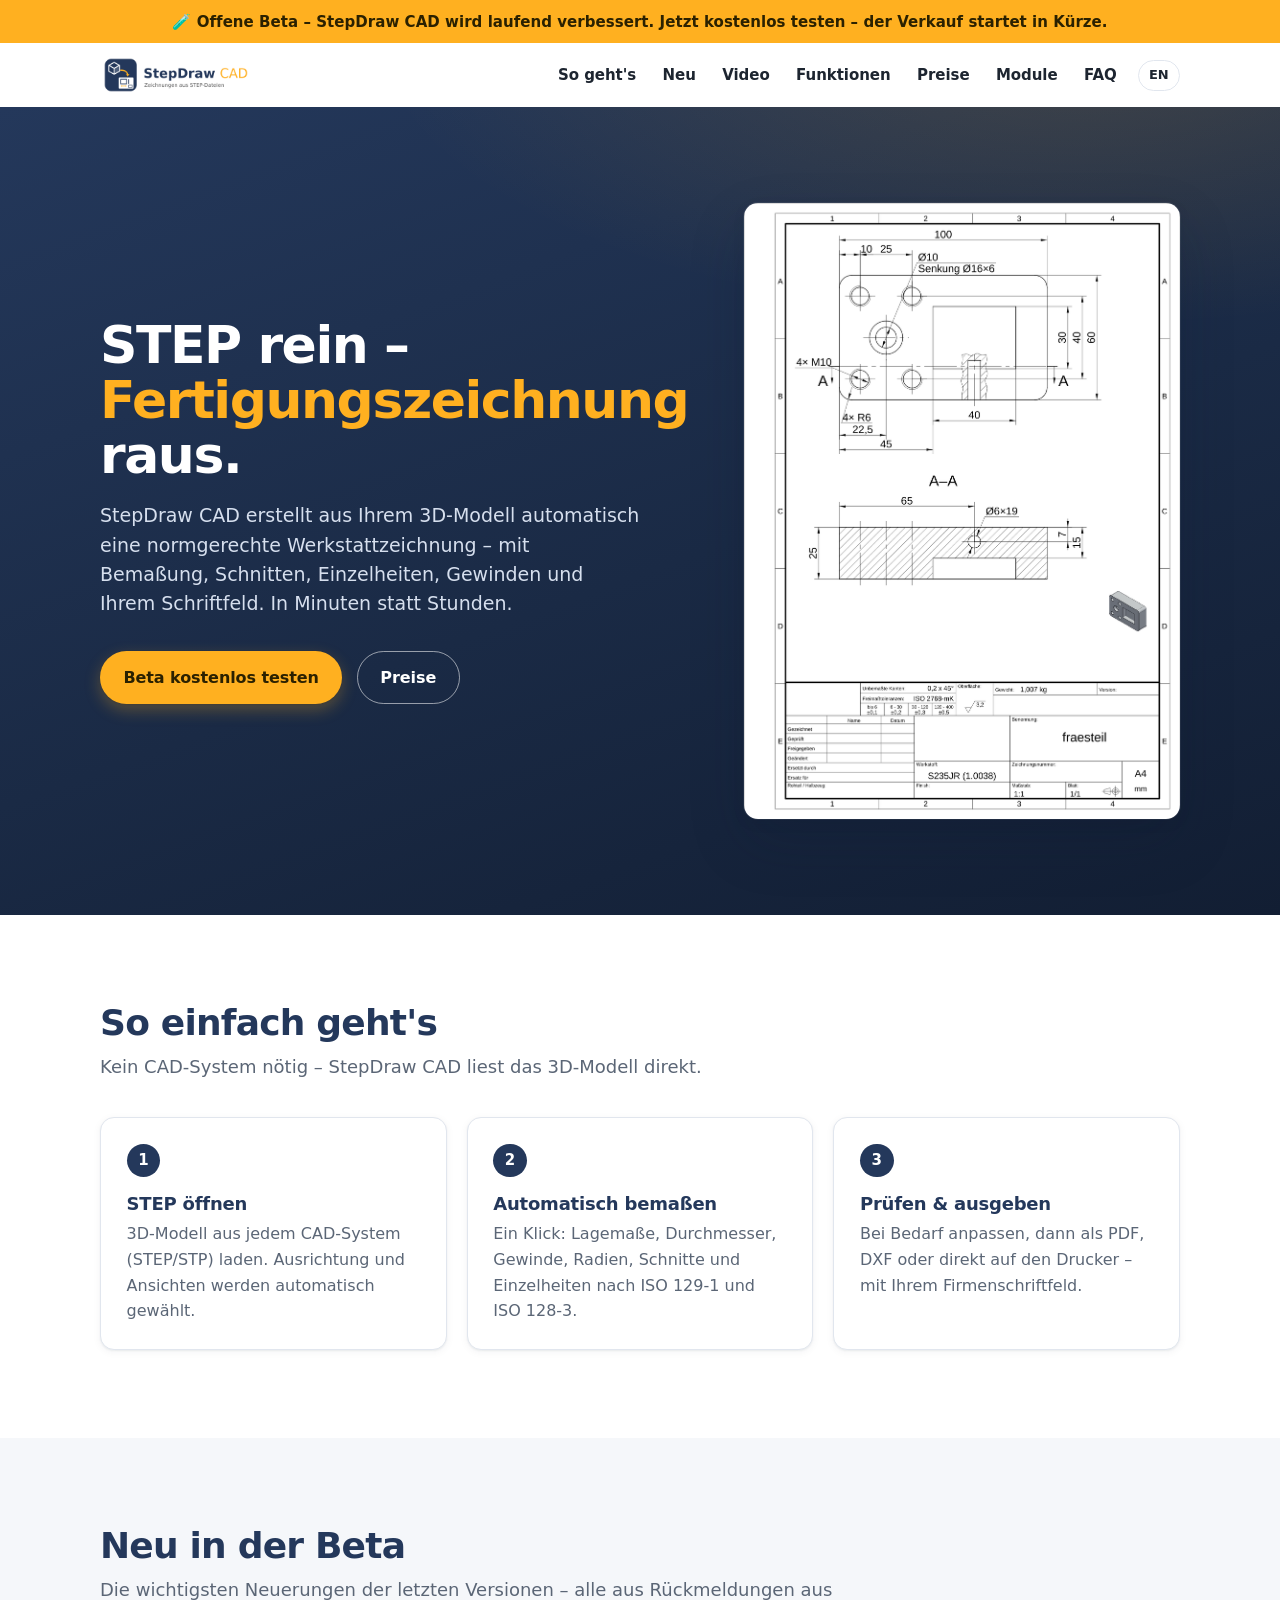
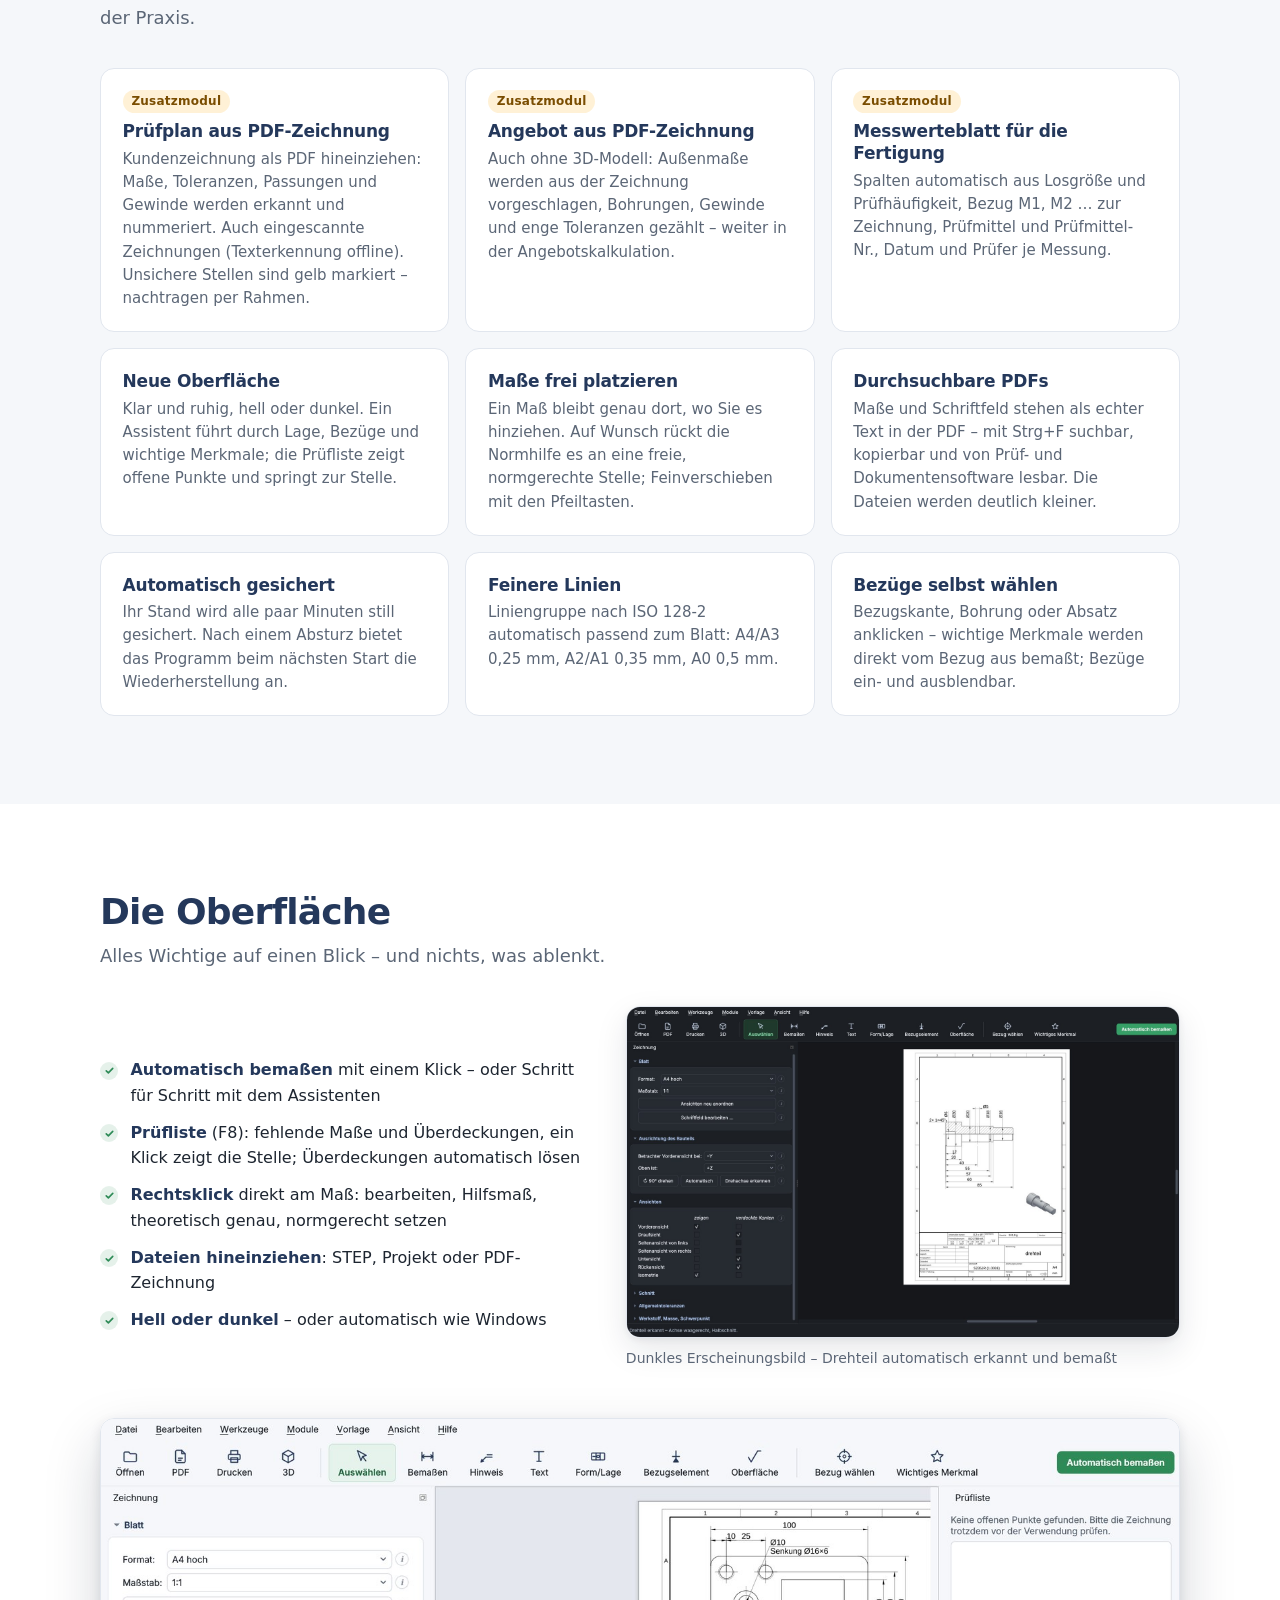
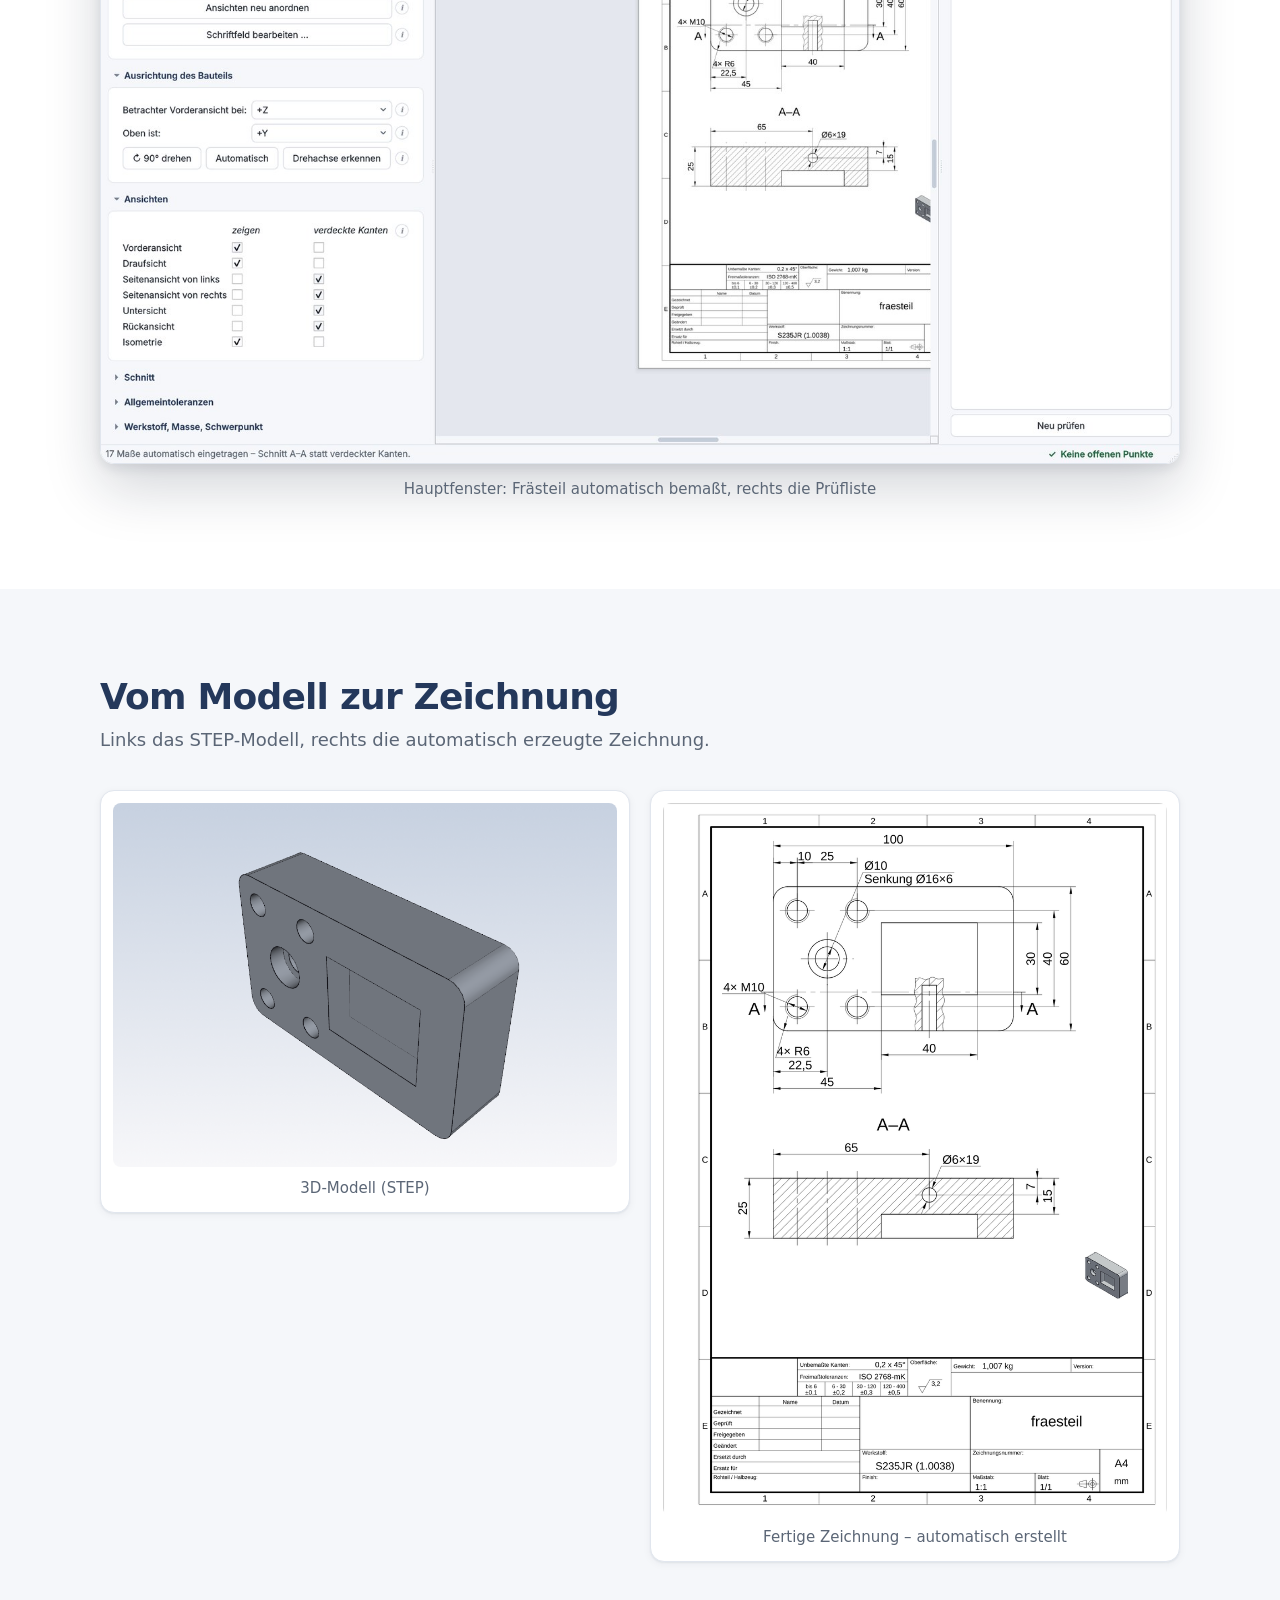
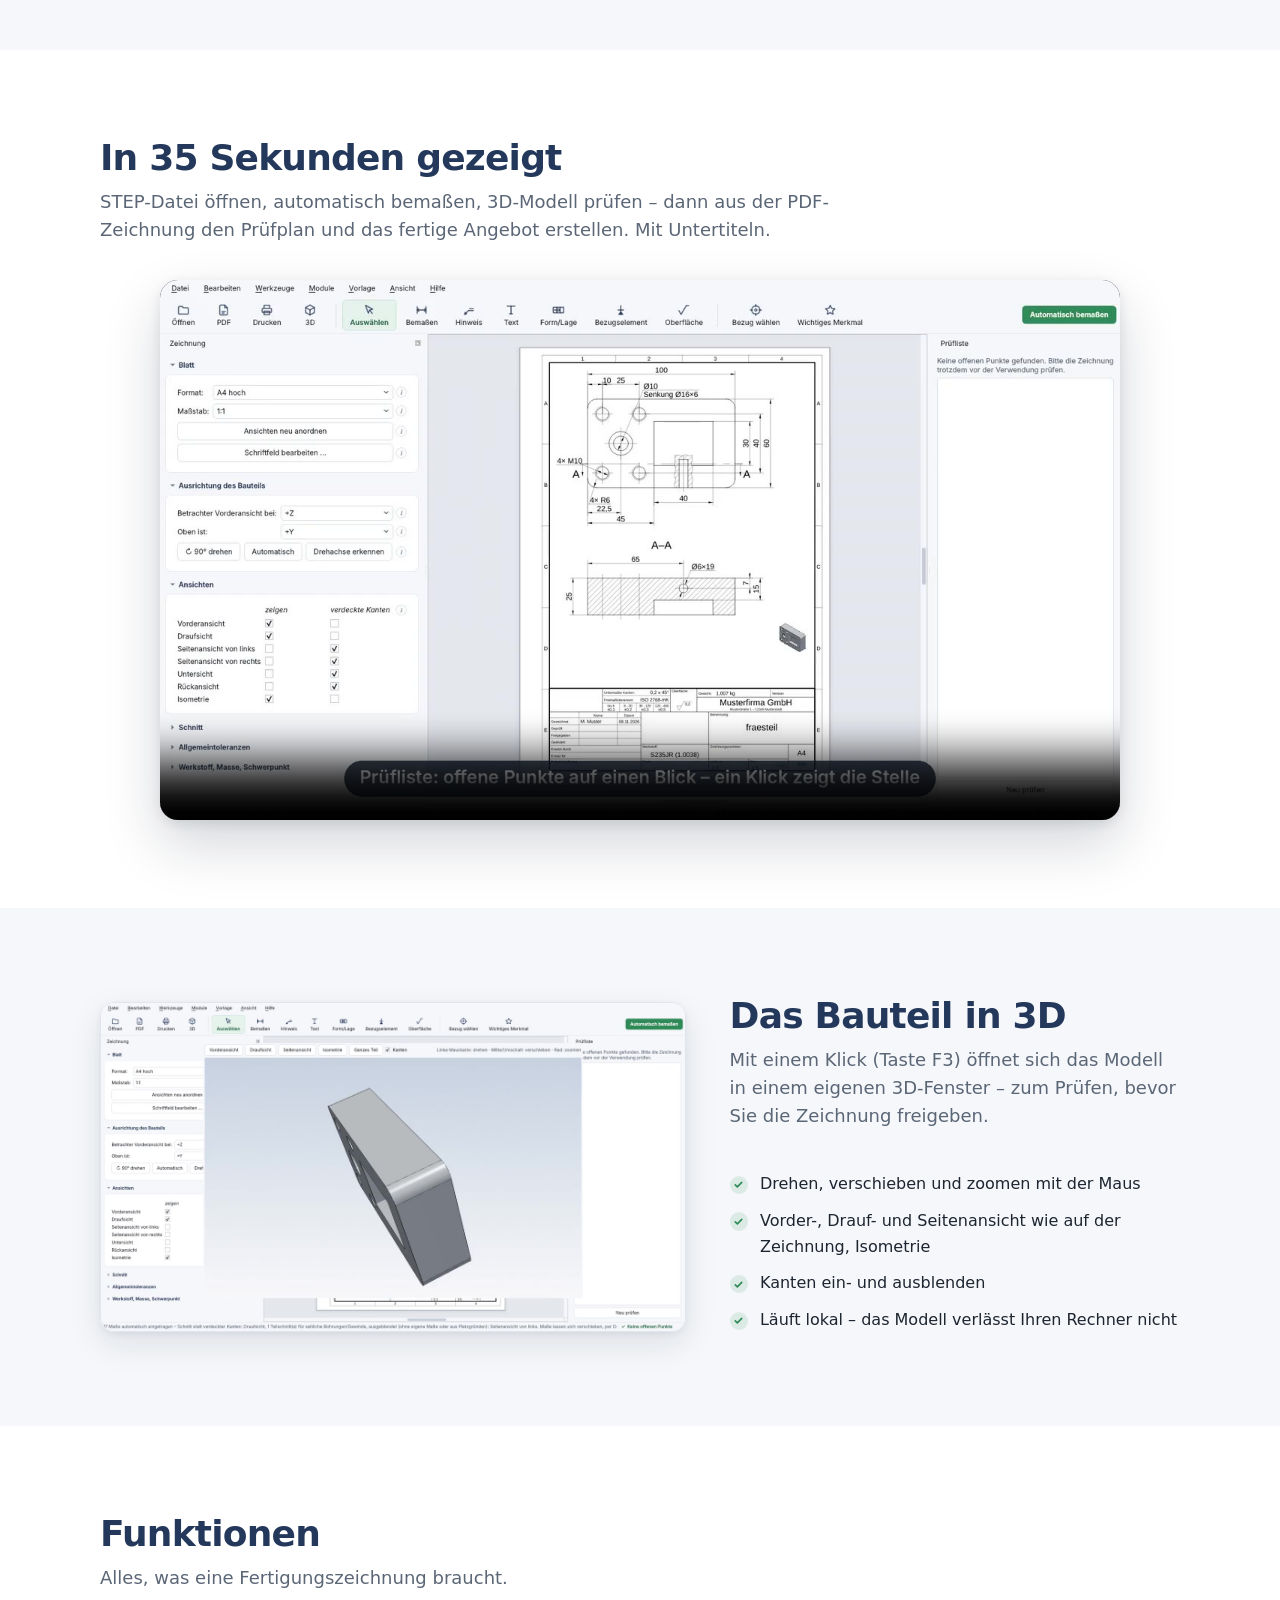
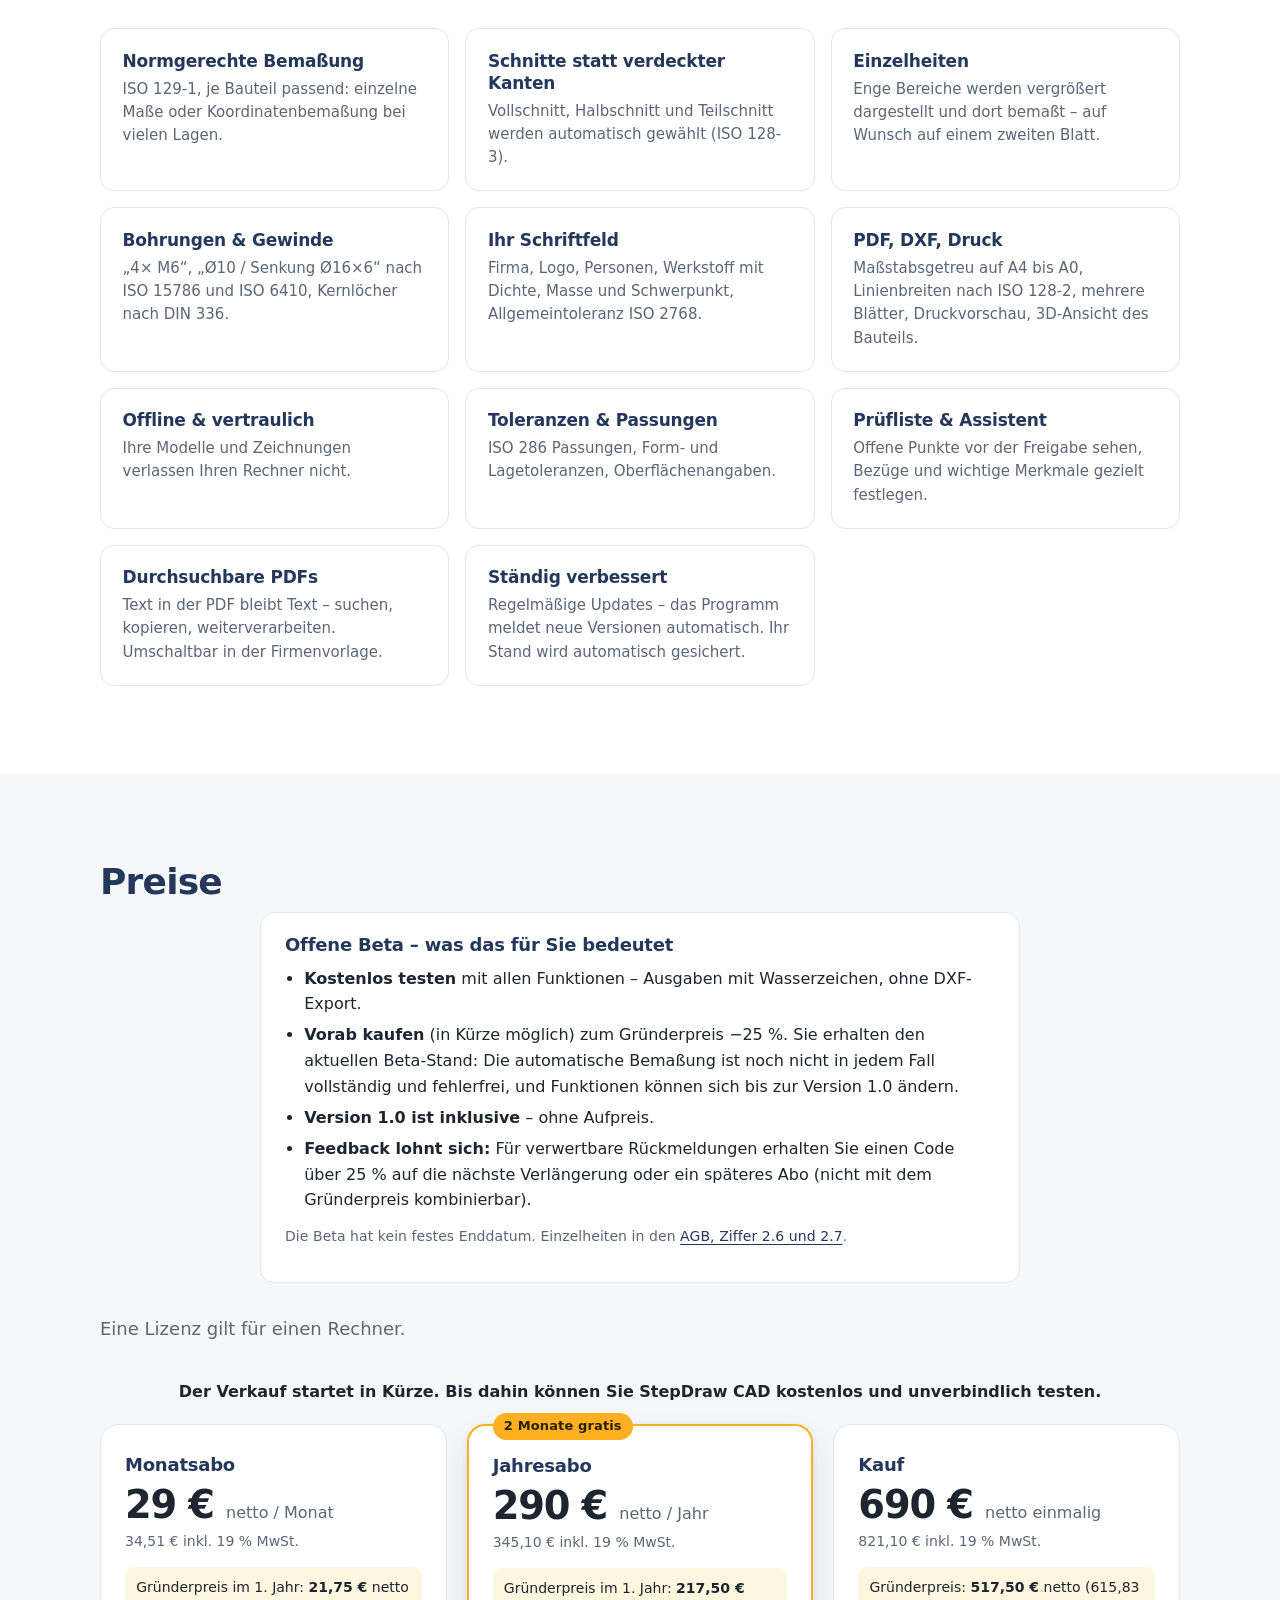
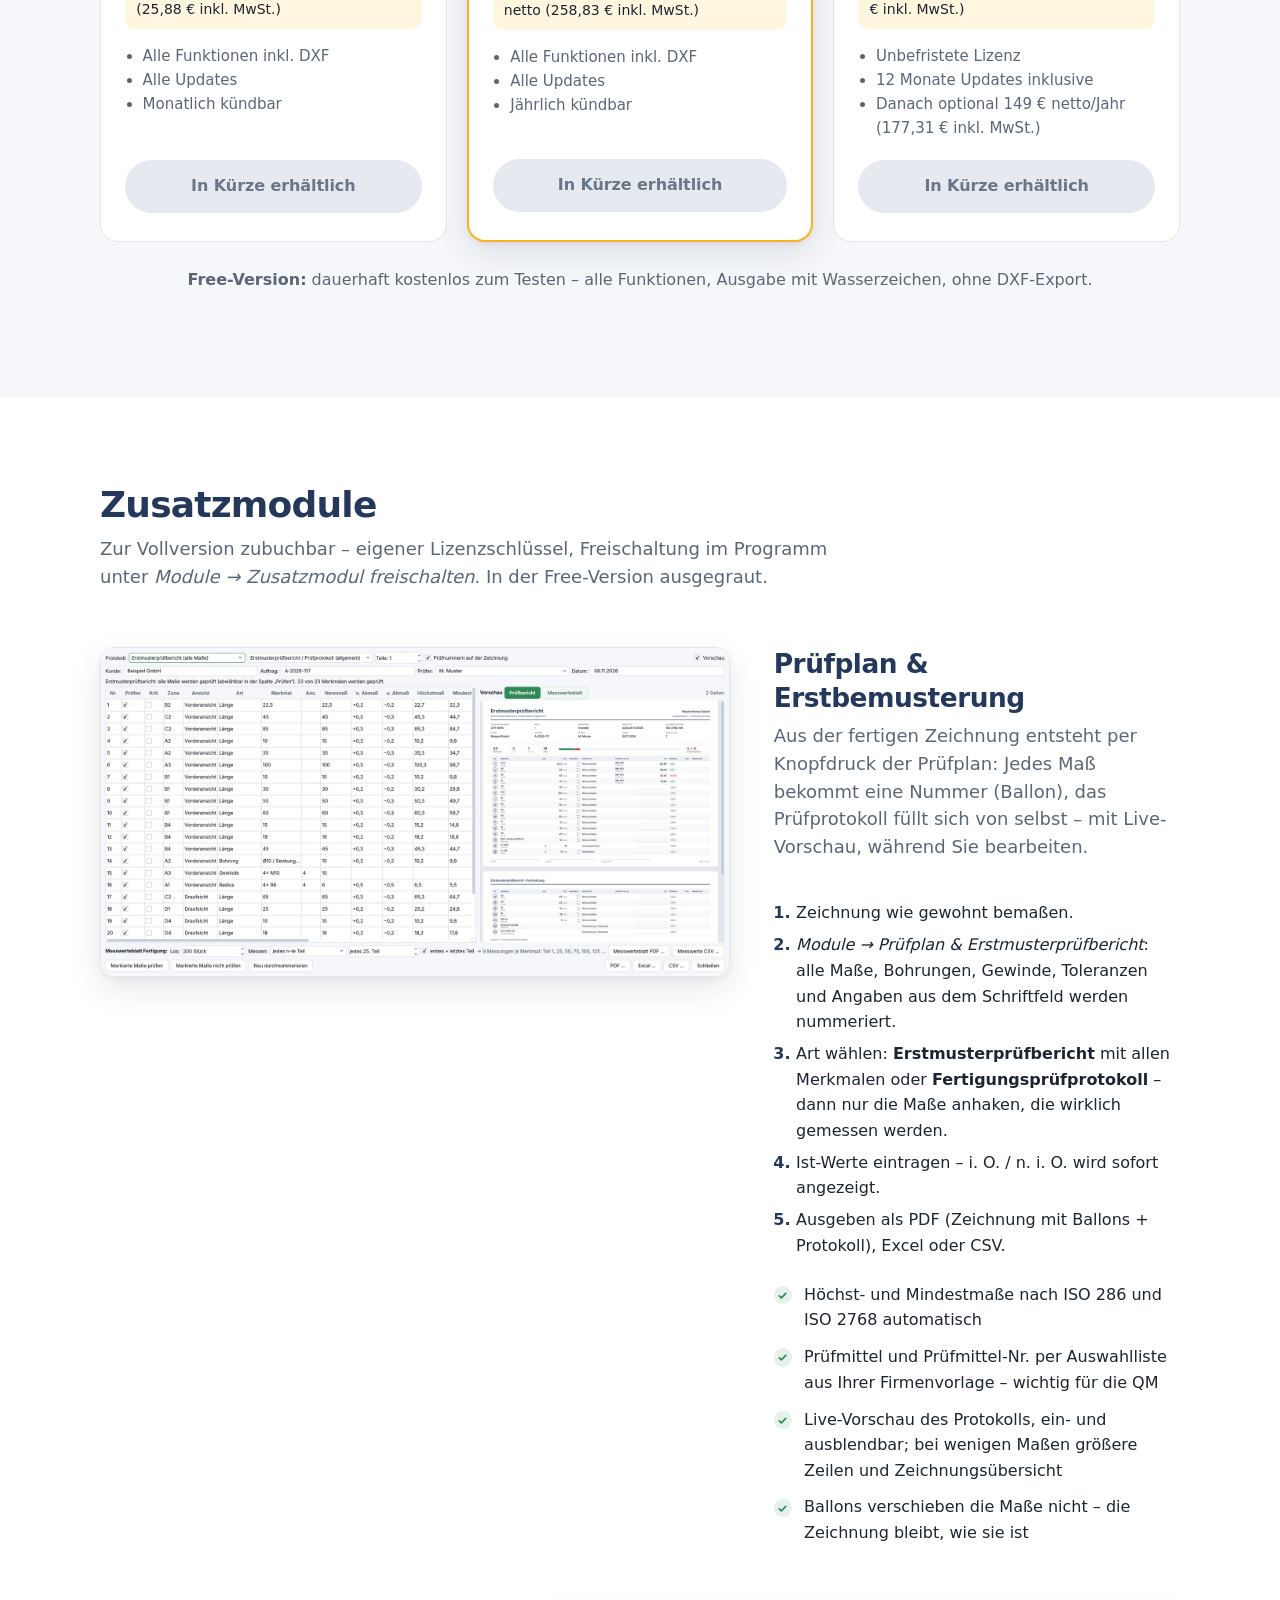
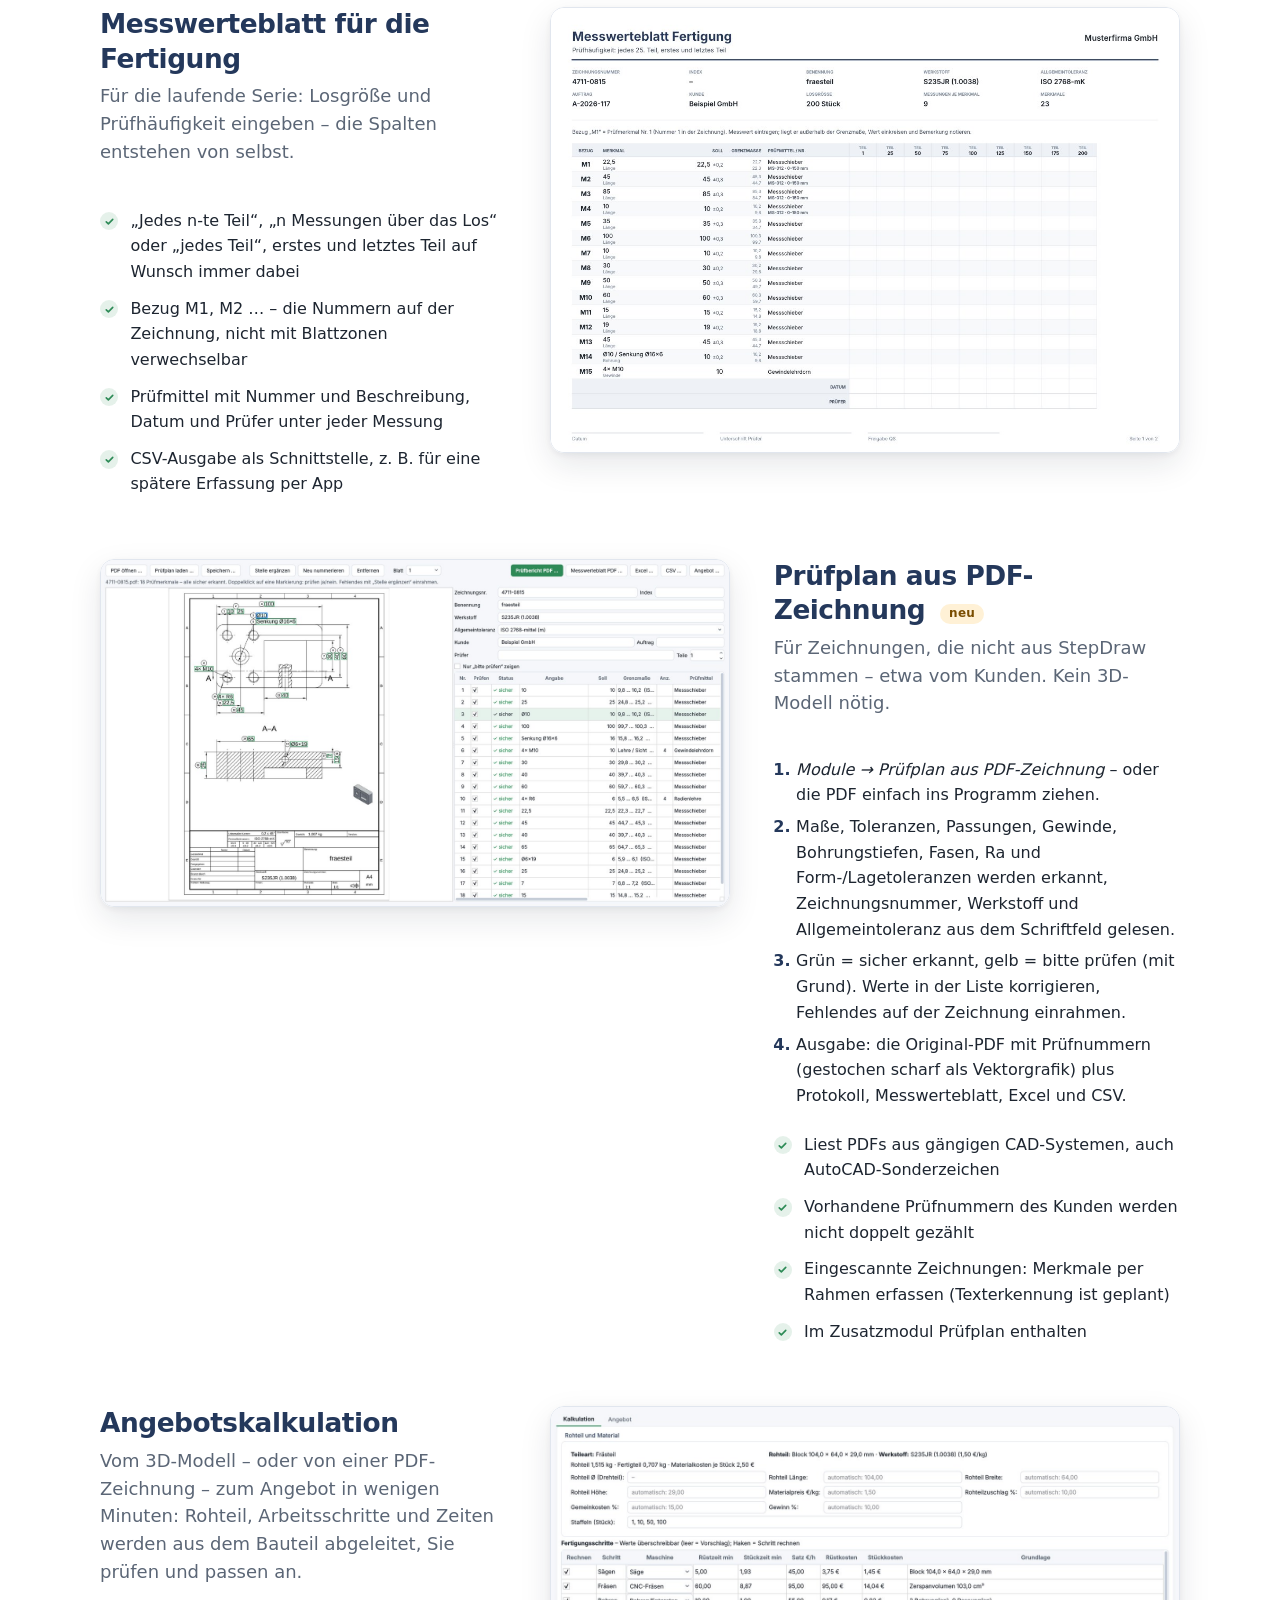
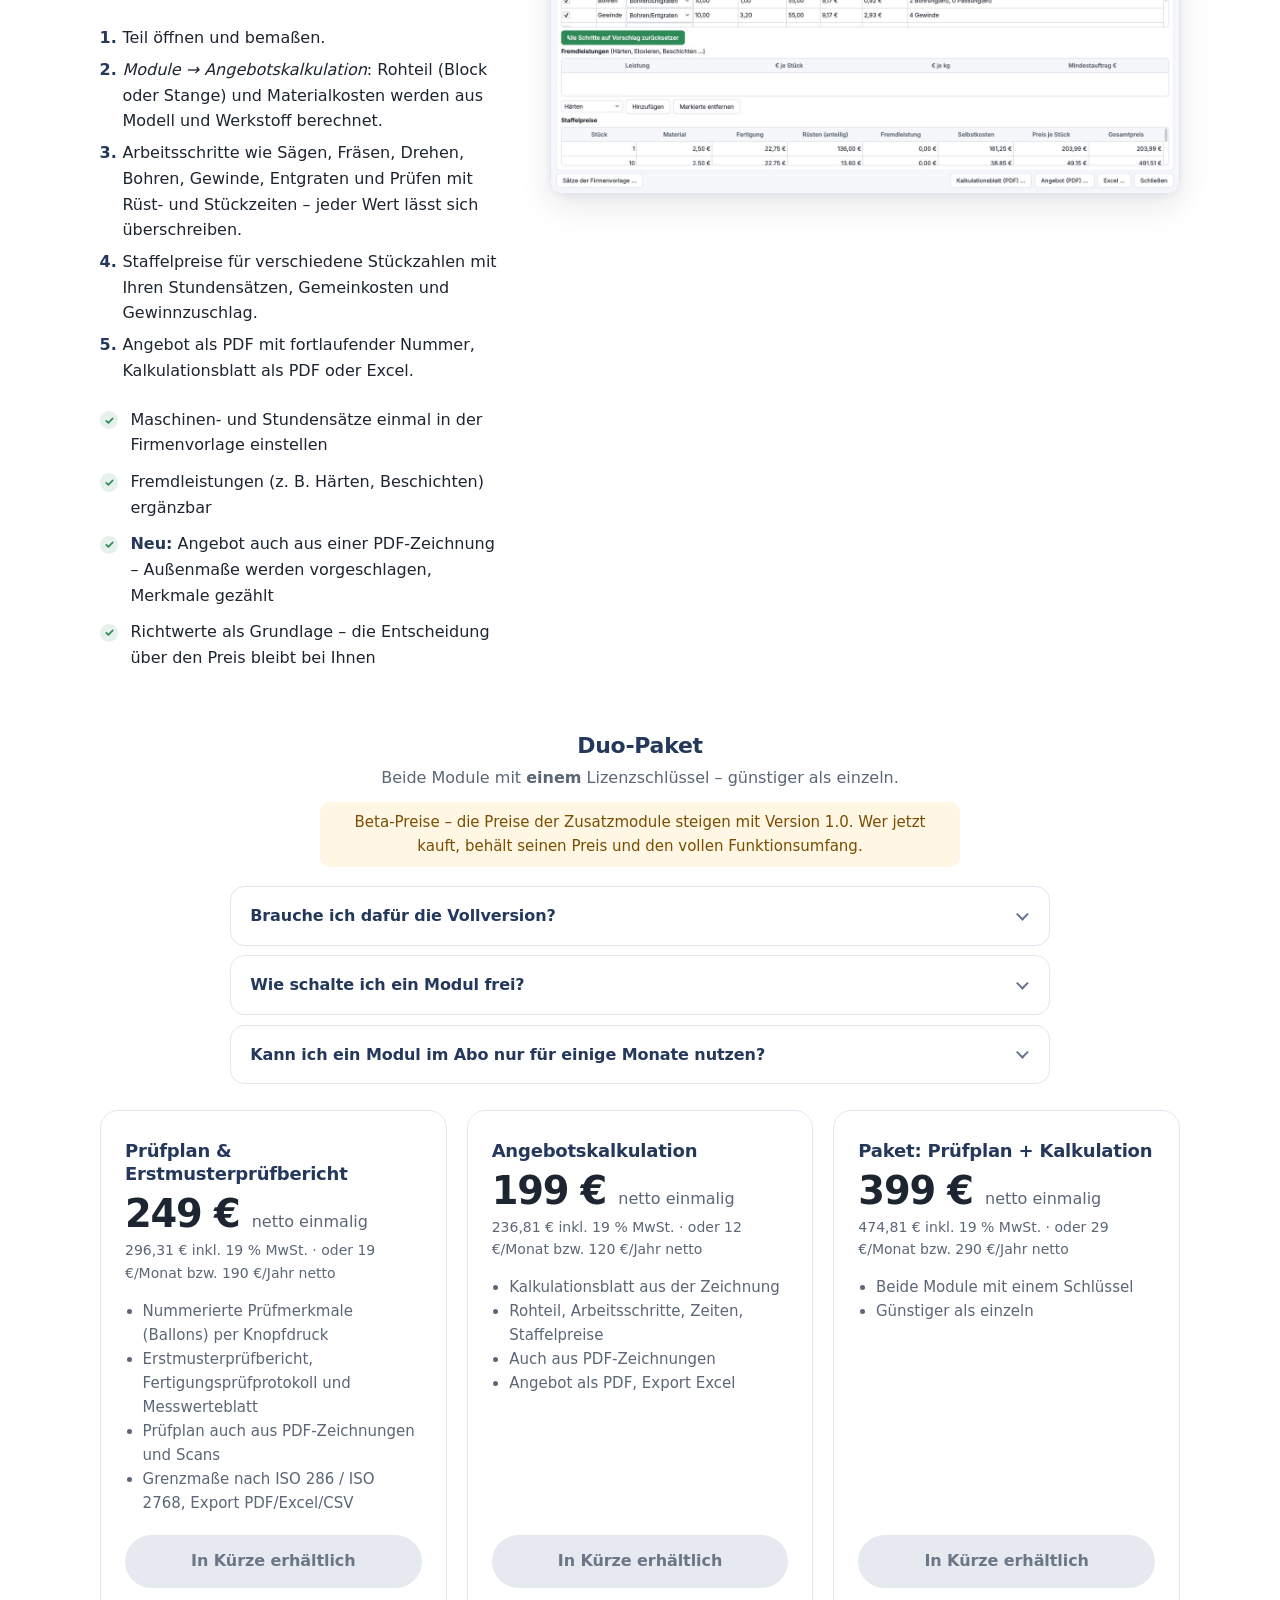
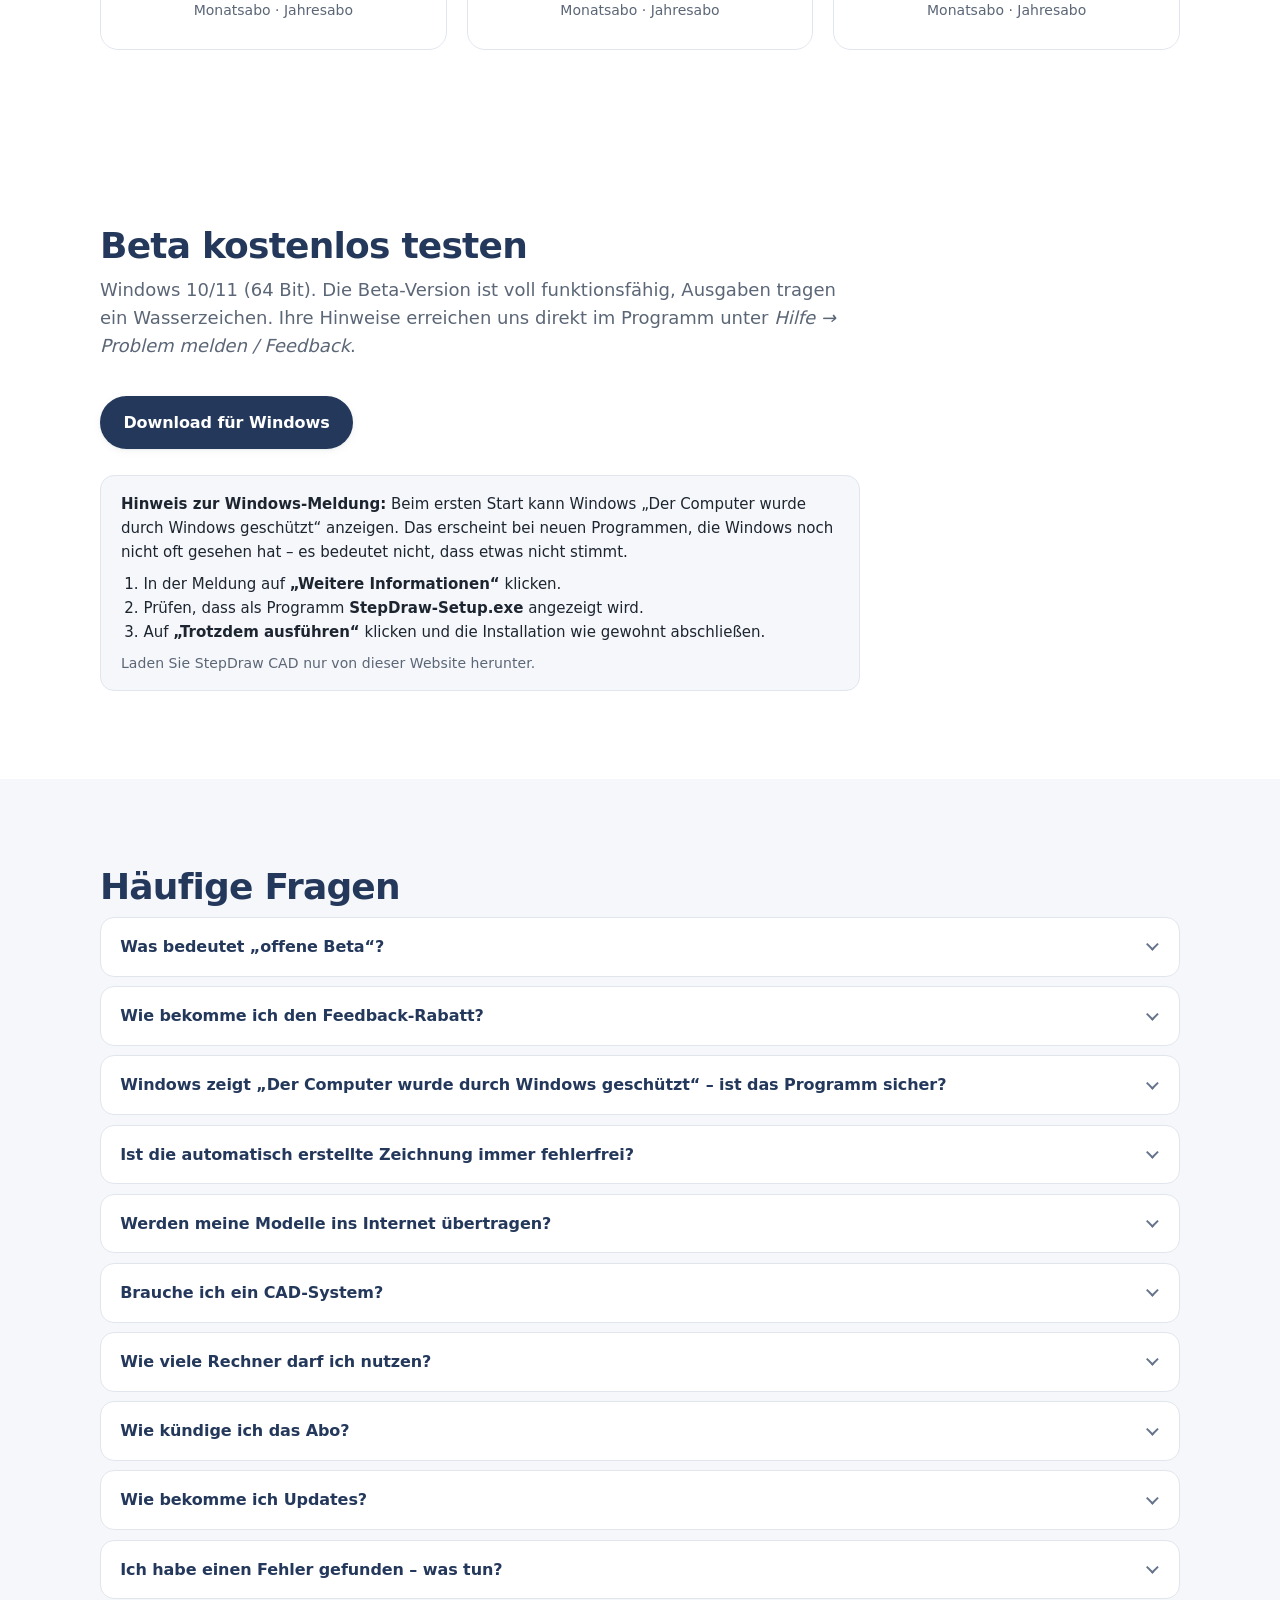
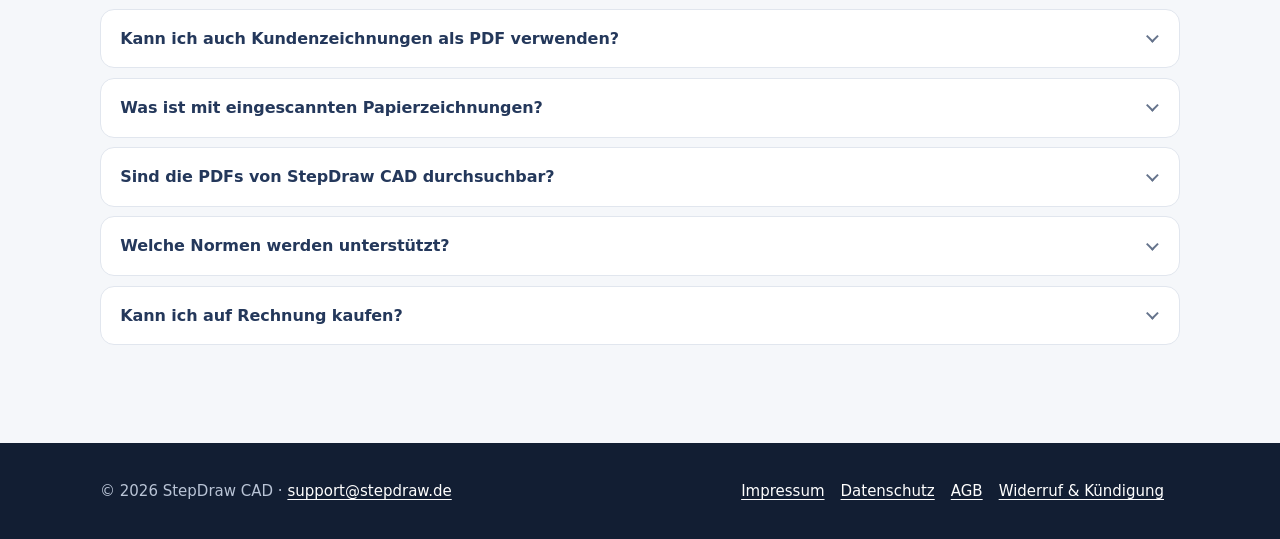
<file: index.html>
<!doctype html>
<html lang="de">
<head>
<meta charset="utf-8">
<meta name="viewport" content="width=device-width, initial-scale=1">
<title>StepDraw CAD – Fertigungszeichnungen aus STEP-Dateien</title>
<meta name="description" content="StepDraw CAD erstellt aus STEP-Dateien automatisch normgerechte Fertigungszeichnungen mit Bemaßung, Schnitten und Einzelheiten – als PDF und DXF. Dazu Prüfplan, Messwerteblatt und Angebot, auch aus vorhandenen PDF-Zeichnungen.">
<link rel="icon" href="assets/favicon.png">
<link rel="canonical" href="https://stepdraw.de/">
<link rel="alternate" hreflang="de" href="https://stepdraw.de/">
<link rel="alternate" hreflang="en" href="https://stepdraw.de/en/">
<meta property="og:type" content="website">
<meta property="og:site_name" content="StepDraw CAD">
<meta property="og:locale" content="de_DE">
<meta property="og:url" content="https://stepdraw.de/">
<meta property="og:title" content="StepDraw CAD – STEP rein, Fertigungszeichnung raus">
<meta property="og:description" content="Normgerechte Fertigungszeichnungen automatisch aus STEP-Dateien – dazu Prüfplan, Messwerteblatt und Angebot, auch aus PDF-Zeichnungen. Offene Beta, kostenlos testen.">
<meta property="og:image" content="https://stepdraw.de/assets/og_de.jpg">
<meta property="og:image:width" content="1200">
<meta property="og:image:height" content="630">
<meta property="og:image:alt" content="StepDraw CAD mit automatisch bemaßter Fertigungszeichnung">
<meta name="twitter:card" content="summary_large_image">
<link rel="stylesheet" href="style.css">
</head>
<body>

<div class="banner">🧪 Offene Beta – StepDraw CAD wird laufend verbessert. <span class="co">Kostenlos testen oder <a href="#preise">vorab zum Gründerpreis −25&nbsp;% kaufen</a>.</span><span class="pre">Jetzt kostenlos testen – der Verkauf startet in Kürze.</span></div>

<header class="top"><div class="wrap">
  <a href="#"><img class="logo" src="assets/logo.png" alt="StepDraw CAD"></a>
  <nav>
    <a href="#so-gehts">So geht's</a>
    <a href="#neu">Neu</a>
    <a href="#video">Video</a>
    <a href="#funktionen">Funktionen</a>
    <a href="#preise">Preise</a>
    <a href="#zusatzmodule">Module</a>
    <a href="#faq">FAQ</a>
    <a class="lang" href="en/">EN</a>
  </nav>
</div></header>

<section class="hero"><div class="wrap">
  <div>
    <h1>STEP rein –<br><span>Fertigungszeichnung</span> raus.</h1>
    <p class="lead">StepDraw CAD erstellt aus Ihrem 3D-Modell automatisch eine normgerechte Werkstattzeichnung – mit Bemaßung, Schnitten, Einzelheiten, Gewinden und Ihrem Schriftfeld. In Minuten statt Stunden.</p>
    <a class="btn btn-primary" href="#download">Beta kostenlos testen</a>
    <a class="btn btn-ghost" href="#preise">Preise</a>
  </div>
  <img width="909" height="1285" src="assets/beispiel_fraesteil.png" alt="Automatisch erzeugte Fertigungszeichnung eines Frästeils">
</div></section>

<section id="so-gehts"><div class="wrap">
  <h2>So einfach geht's</h2>
  <p class="sub">Kein CAD-System nötig – StepDraw CAD liest das 3D-Modell direkt.</p>
  <div class="steps">
    <div class="step"><b class="n">1</b><h3>STEP öffnen</h3><p>3D-Modell aus jedem CAD-System (STEP/STP) laden. Ausrichtung und Ansichten werden automatisch gewählt.</p></div>
    <div class="step"><b class="n">2</b><h3>Automatisch bemaßen</h3><p>Ein Klick: Lagemaße, Durchmesser, Gewinde, Radien, Schnitte und Einzelheiten nach ISO 129-1 und ISO 128-3.</p></div>
    <div class="step"><b class="n">3</b><h3>Prüfen &amp; ausgeben</h3><p>Bei Bedarf anpassen, dann als PDF, DXF oder direkt auf den Drucker – mit Ihrem Firmenschriftfeld.</p></div>
  </div>
</div></section>

<section id="neu" class="soft"><div class="wrap">
  <h2>Neu in der Beta</h2>
  <p class="sub">Die wichtigsten Neuerungen der letzten Versionen – alle aus Rückmeldungen aus der Praxis.</p>
  <div class="features news">
    <div class="feature"><span class="badge">Zusatzmodul</span><h3>Prüfplan aus PDF-Zeichnung</h3><p>Kundenzeichnung als PDF hineinziehen: Maße, Toleranzen, Passungen und Gewinde werden erkannt und nummeriert. Auch eingescannte Zeichnungen (Texterkennung offline). Unsichere Stellen sind gelb markiert – nachtragen per Rahmen.</p></div>
    <div class="feature"><span class="badge">Zusatzmodul</span><h3>Angebot aus PDF-Zeichnung</h3><p>Auch ohne 3D-Modell: Außenmaße werden aus der Zeichnung vorgeschlagen, Bohrungen, Gewinde und enge Toleranzen gezählt – weiter in der Angebotskalkulation.</p></div>
    <div class="feature"><span class="badge">Zusatzmodul</span><h3>Messwerteblatt für die Fertigung</h3><p>Spalten automatisch aus Losgröße und Prüfhäufigkeit, Bezug M1, M2 … zur Zeichnung, Prüfmittel und Prüfmittel-Nr., Datum und Prüfer je Messung.</p></div>
    <div class="feature"><h3>Neue Oberfläche</h3><p>Klar und ruhig, hell oder dunkel. Ein Assistent führt durch Lage, Bezüge und wichtige Merkmale; die Prüfliste zeigt offene Punkte und springt zur Stelle.</p></div>
    <div class="feature"><h3>Maße frei platzieren</h3><p>Ein Maß bleibt genau dort, wo Sie es hinziehen. Auf Wunsch rückt die Normhilfe es an eine freie, normgerechte Stelle; Feinverschieben mit den Pfeiltasten.</p></div>
    <div class="feature"><h3>Durchsuchbare PDFs</h3><p>Maße und Schriftfeld stehen als echter Text in der PDF – mit Strg+F suchbar, kopierbar und von Prüf- und Dokumentensoftware lesbar. Die Dateien werden deutlich kleiner.</p></div>
    <div class="feature"><h3>Automatisch gesichert</h3><p>Ihr Stand wird alle paar Minuten still gesichert. Nach einem Absturz bietet das Programm beim nächsten Start die Wiederherstellung an.</p></div>
    <div class="feature"><h3>Feinere Linien</h3><p>Liniengruppe nach ISO 128-2 automatisch passend zum Blatt: A4/A3 0,25 mm, A2/A1 0,35 mm, A0 0,5 mm.</p></div>
    <div class="feature"><h3>Bezüge selbst wählen</h3><p>Bezugskante, Bohrung oder Absatz anklicken – wichtige Merkmale werden direkt vom Bezug aus bemaßt; Bezüge ein- und ausblendbar.</p></div>
  </div>
</div></section>

<section id="oberflaeche"><div class="wrap">
  <h2>Die Oberfläche</h2>
  <p class="sub">Alles Wichtige auf einen Blick – und nichts, was ablenkt.</p>
  <div class="split rev-ui">
    <figure class="side-shot"><img width="1600" height="956" src="assets/app_dunkel.jpg" alt="StepDraw CAD im dunklen Erscheinungsbild mit Drehteil" loading="lazy"><figcaption>Dunkles Erscheinungsbild – Drehteil automatisch erkannt und bemaßt</figcaption></figure>
    <div>
      <ul class="checks">
        <li><b>Automatisch bemaßen</b> mit einem Klick – oder Schritt für Schritt mit dem Assistenten</li>
        <li><b>Prüfliste</b> (F8): fehlende Maße und Überdeckungen, ein Klick zeigt die Stelle; Überdeckungen automatisch lösen</li>
        <li><b>Rechtsklick</b> direkt am Maß: bearbeiten, Hilfsmaß, theoretisch genau, normgerecht setzen</li>
        <li><b>Dateien hineinziehen</b>: STEP, Projekt oder PDF-Zeichnung</li>
        <li><b>Hell oder dunkel</b> – oder automatisch wie Windows</li>
      </ul>
    </div>
  </div>
  <figure class="wide-shot"><img width="1600" height="956" src="assets/app_hell.jpg" alt="StepDraw CAD mit bemaßtem Frästeil und Prüfliste" loading="lazy"><figcaption>Hauptfenster: Frästeil automatisch bemaßt, rechts die Prüfliste</figcaption></figure>
</div></section>

<section class="soft"><div class="wrap">
  <h2>Vom Modell zur Zeichnung</h2>
  <p class="sub">Links das STEP-Modell, rechts die automatisch erzeugte Zeichnung.</p>
  <div class="compare">
    <figure><img width="920" height="663" src="assets/modell_fraesteil.png" alt="3D-Modell"><figcaption>3D-Modell (STEP)</figcaption></figure>
    <figure><img width="909" height="1285" src="assets/beispiel_fraesteil.png" alt="Fertige Zeichnung"><figcaption>Fertige Zeichnung – automatisch erstellt</figcaption></figure>
  </div>
</div></section>

<section id="video"><div class="wrap">
  <h2>In 35 Sekunden gezeigt</h2>
  <p class="sub">STEP-Datei öffnen, automatisch bemaßen, 3D-Modell prüfen – dann aus der PDF-Zeichnung den Prüfplan und das fertige Angebot erstellen. Mit Untertiteln.</p>
  <div class="video"><video controls playsinline preload="none" poster="assets/video_poster_de.jpg">
    <source src="assets/demo_de.mp4" type="video/mp4">
    Ihr Browser kann das Video nicht abspielen – <a href="assets/demo_de.mp4">hier herunterladen</a>.
  </video></div>
</div></section>

<section class="soft"><div class="wrap split">
  <img width="1280" height="720" src="assets/ansicht_3d_de.jpg" alt="3D-Ansicht des Bauteils in StepDraw CAD" loading="lazy">
  <div>
    <h2>Das Bauteil in 3D</h2>
    <p class="sub left">Mit einem Klick (Taste F3) öffnet sich das Modell in einem eigenen 3D-Fenster – zum Prüfen, bevor Sie die Zeichnung freigeben.</p>
    <ul class="checks">
      <li>Drehen, verschieben und zoomen mit der Maus</li>
      <li>Vorder-, Drauf- und Seitenansicht wie auf der Zeichnung, Isometrie</li>
      <li>Kanten ein- und ausblenden</li>
      <li>Läuft lokal – das Modell verlässt Ihren Rechner nicht</li>
    </ul>
  </div>
</div></section>

<section id="funktionen"><div class="wrap">
  <h2>Funktionen</h2>
  <p class="sub">Alles, was eine Fertigungszeichnung braucht.</p>
  <div class="features">
    <div class="feature"><h3>Normgerechte Bemaßung</h3><p>ISO 129-1, je Bauteil passend: einzelne Maße oder Koordinatenbemaßung bei vielen Lagen.</p></div>
    <div class="feature"><h3>Schnitte statt verdeckter Kanten</h3><p>Vollschnitt, Halbschnitt und Teilschnitt werden automatisch gewählt (ISO 128-3).</p></div>
    <div class="feature"><h3>Einzelheiten</h3><p>Enge Bereiche werden vergrößert dargestellt und dort bemaßt – auf Wunsch auf einem zweiten Blatt.</p></div>
    <div class="feature"><h3>Bohrungen &amp; Gewinde</h3><p>„4× M6“, „Ø10 / Senkung Ø16×6“ nach ISO 15786 und ISO 6410, Kernlöcher nach DIN 336.</p></div>
    <div class="feature"><h3>Ihr Schriftfeld</h3><p>Firma, Logo, Personen, Werkstoff mit Dichte, Masse und Schwerpunkt, Allgemeintoleranz ISO 2768.</p></div>
    <div class="feature"><h3>PDF, DXF, Druck</h3><p>Maßstabsgetreu auf A4 bis A0, Linienbreiten nach ISO 128-2, mehrere Blätter, Druckvorschau, 3D-Ansicht des Bauteils.</p></div>
    <div class="feature"><h3>Offline &amp; vertraulich</h3><p>Ihre Modelle und Zeichnungen verlassen Ihren Rechner nicht.</p></div>
    <div class="feature"><h3>Toleranzen &amp; Passungen</h3><p>ISO 286 Passungen, Form- und Lagetoleranzen, Oberflächenangaben.</p></div>
    <div class="feature"><h3>Prüfliste &amp; Assistent</h3><p>Offene Punkte vor der Freigabe sehen, Bezüge und wichtige Merkmale gezielt festlegen.</p></div>
    <div class="feature"><h3>Durchsuchbare PDFs</h3><p>Text in der PDF bleibt Text – suchen, kopieren, weiterverarbeiten. Umschaltbar in der Firmenvorlage.</p></div>
    <div class="feature"><h3>Ständig verbessert</h3><p>Regelmäßige Updates – das Programm meldet neue Versionen automatisch. Ihr Stand wird automatisch gesichert.</p></div>
  </div>
</div></section>

<section id="preise" class="soft"><div class="wrap">
  <h2>Preise</h2>
  <div class="beta-box" id="beta">
    <h3>Offene Beta – was das für Sie bedeutet</h3>
    <ul>
      <li><b>Kostenlos testen</b> mit allen Funktionen – Ausgaben mit Wasserzeichen, ohne DXF-Export.</li>
      <li><b>Vorab kaufen</b> <span class="pre">(in Kürze möglich)</span> zum Gründerpreis −25&nbsp;%. Sie erhalten den aktuellen Beta-Stand: Die automatische Bemaßung ist noch nicht in jedem Fall vollständig und fehlerfrei, und Funktionen können sich bis zur Version 1.0 ändern.</li>
      <li><b>Version 1.0 ist inklusive</b> – ohne Aufpreis.</li>
      <li><b>Feedback lohnt sich:</b> Für verwertbare Rückmeldungen erhalten Sie einen Code über 25&nbsp;% auf die nächste Verlängerung oder ein späteres Abo (nicht mit dem Gründerpreis kombinierbar).</li>
    </ul>
    <p class="small">Die Beta hat kein festes Enddatum. Einzelheiten in den <a href="agb.html#beta">AGB, Ziffer 2.6 und 2.7</a>.</p>
    <label class="beta-ok co-block"><input type="checkbox" id="beta-ok"> Ich habe die Beta-Hinweise gelesen und bin einverstanden, dass ich den Beta-Stand mit den genannten Einschränkungen erwerbe.</label>
  </div>
  <div class="after-launch">
  <p class="sub">Eine Lizenz gilt für einen Rechner.</p>
  <p class="pre-note pre">Der Verkauf startet in Kürze. Bis dahin können Sie StepDraw CAD kostenlos und unverbindlich testen.</p>
  <p class="counter co-block">🎉 Beta-Gründerpreis −25&nbsp;% für die ersten 20 Käufer: noch <b id="founders-left">20</b> von 20 verfügbar<br><small>Der Rabatt wird im Bestellvorgang automatisch eingetragen.</small></p>
  <div class="prices">
    <div class="price">
      <h3>Monatsabo</h3>
      <div class="amount">29 € <small>netto / Monat</small></div>
      <div class="gross">34,51 € inkl. 19&nbsp;% MwSt.</div>
      <div class="founder">Gründerpreis im 1. Jahr: <b>21,75 €</b> netto (25,88 € inkl. MwSt.)</div>
      <ul><li>Alle Funktionen inkl. DXF</li><li>Alle Updates</li><li>Monatlich kündbar</li></ul>
      <a class="btn disabled" aria-disabled="true" data-buy="monthly">Vorab kaufen</a>
    </div>
    <div class="price best">
      <span class="tag">2 Monate gratis</span>
      <h3>Jahresabo</h3>
      <div class="amount">290 € <small>netto / Jahr</small></div>
      <div class="gross">345,10 € inkl. 19&nbsp;% MwSt.</div>
      <div class="founder">Gründerpreis im 1. Jahr: <b>217,50 €</b> netto (258,83 € inkl. MwSt.)</div>
      <ul><li>Alle Funktionen inkl. DXF</li><li>Alle Updates</li><li>Jährlich kündbar</li></ul>
      <a class="btn disabled" aria-disabled="true" data-buy="yearly">Vorab kaufen</a>
    </div>
    <div class="price">
      <h3>Kauf</h3>
      <div class="amount">690 € <small>netto einmalig</small></div>
      <div class="gross">821,10 € inkl. 19&nbsp;% MwSt.</div>
      <div class="founder">Gründerpreis: <b>517,50 €</b> netto (615,83 € inkl. MwSt.)</div>
      <ul><li>Unbefristete Lizenz</li><li>12 Monate Updates inklusive</li><li>Danach optional 149 € netto/Jahr (177,31 € inkl. MwSt.)</li></ul>
      <a class="btn disabled" aria-disabled="true" data-buy="perpetual">Vorab kaufen</a>
    </div>
  </div>
    </div>
  <p class="free"><b>Free-Version:</b> dauerhaft kostenlos zum Testen – alle Funktionen, Ausgabe mit Wasserzeichen, ohne DXF-Export.<span class="after-inline co"><br>Für Unternehmen auch auf Rechnung: <a href="mailto:support@stepdraw.de">support@stepdraw.de</a></span></p>
</div></section>

<section id="zusatzmodule"><div class="wrap">
  <h2>Zusatzmodule</h2>
  <p class="sub">Zur Vollversion zubuchbar – eigener Lizenzschlüssel, Freischaltung im Programm unter <i>Module → Zusatzmodul freischalten</i>. In der Free-Version ausgegraut.</p>

  <div class="module split">
    <img width="1600" height="836" src="assets/modul_pruefplan.jpg" alt="Zeichnung mit nummerierten Prüfmerkmalen und Erstmusterprüfbericht" loading="lazy">
    <div>
      <h3>Prüfplan &amp; Erstbemusterung</h3>
      <p class="sub left">Aus der fertigen Zeichnung entsteht per Knopfdruck der Prüfplan: Jedes Maß bekommt eine Nummer (Ballon), das Prüfprotokoll füllt sich von selbst – mit Live-Vorschau, während Sie bearbeiten.</p>
      <ol class="howto">
        <li>Zeichnung wie gewohnt bemaßen.</li>
        <li><i>Module → Prüfplan &amp; Erstmusterprüfbericht</i>: alle Maße, Bohrungen, Gewinde, Toleranzen und Angaben aus dem Schriftfeld werden nummeriert.</li>
        <li>Art wählen: <b>Erstmusterprüfbericht</b> mit allen Merkmalen oder <b>Fertigungsprüfprotokoll</b> – dann nur die Maße anhaken, die wirklich gemessen werden.</li>
        <li>Ist-Werte eintragen – i. O. / n. i. O. wird sofort angezeigt.</li>
        <li>Ausgeben als PDF (Zeichnung mit Ballons + Protokoll), Excel oder CSV.</li>
      </ol>
      <ul class="checks">
        <li>Höchst- und Mindestmaße nach ISO 286 und ISO 2768 automatisch</li>
        <li>Prüfmittel und Prüfmittel-Nr. per Auswahlliste aus Ihrer Firmenvorlage – wichtig für die QM</li>
        <li>Live-Vorschau des Protokolls, ein- und ausblendbar; bei wenigen Maßen größere Zeilen und Zeichnungsübersicht</li>
        <li>Ballons verschieben die Maße nicht – die Zeichnung bleibt, wie sie ist</li>
      </ul>
    </div>
  </div>

  <div class="module split rev">
    <img width="1188" height="840" src="assets/messwerteblatt.jpg" alt="Messwerteblatt für die Fertigung mit Spalten je geprüftem Teil" loading="lazy">
    <div>
      <h3>Messwerteblatt für die Fertigung</h3>
      <p class="sub left">Für die laufende Serie: Losgröße und Prüfhäufigkeit eingeben – die Spalten entstehen von selbst.</p>
      <ul class="checks">
        <li>„Jedes n-te Teil“, „n Messungen über das Los“ oder „jedes Teil“, erstes und letztes Teil auf Wunsch immer dabei</li>
        <li>Bezug M1, M2 … – die Nummern auf der Zeichnung, nicht mit Blattzonen verwechselbar</li>
        <li>Prüfmittel mit Nummer und Beschreibung, Datum und Prüfer unter jeder Messung</li>
        <li>CSV-Ausgabe als Schnittstelle, z. B. für eine spätere Erfassung per App</li>
      </ul>
    </div>
  </div>

  <div class="module split" id="pdf-pruefplan">
    <img width="1600" height="882" src="assets/pdf_pruefplan.jpg" alt="Prüfplan aus einer PDF-Zeichnung: erkannte Maße grün markiert und nummeriert" loading="lazy">
    <div>
      <h3>Prüfplan aus PDF-Zeichnung <span class="badge">neu</span></h3>
      <p class="sub left">Für Zeichnungen, die nicht aus StepDraw stammen – etwa vom Kunden. Kein 3D-Modell nötig.</p>
      <ol class="howto">
        <li><i>Module → Prüfplan aus PDF-Zeichnung</i> – oder die PDF einfach ins Programm ziehen.</li>
        <li>Maße, Toleranzen, Passungen, Gewinde, Bohrungstiefen, Fasen, Ra und Form-/Lagetoleranzen werden erkannt, Zeichnungsnummer, Werkstoff und Allgemeintoleranz aus dem Schriftfeld gelesen.</li>
        <li>Grün = sicher erkannt, gelb = bitte prüfen (mit Grund). Werte in der Liste korrigieren, Fehlendes auf der Zeichnung einrahmen.</li>
        <li>Ausgabe: die Original-PDF mit Prüfnummern (gestochen scharf als Vektorgrafik) plus Protokoll, Messwerteblatt, Excel und CSV.</li>
      </ol>
      <ul class="checks">
        <li>Liest PDFs aus gängigen CAD-Systemen, auch AutoCAD-Sonderzeichen</li>
        <li>Vorhandene Prüfnummern des Kunden werden nicht doppelt gezählt</li>
        <li>Eingescannte Zeichnungen: Merkmale per Rahmen erfassen (Texterkennung ist geplant)</li>
        <li>Im Zusatzmodul Prüfplan enthalten</li>
      </ul>
    </div>
  </div>

  <div class="module split rev">
    <img width="1400" height="862" src="assets/modul_kalkulation.jpg" alt="Kalkulationsblatt und Angebot aus StepDraw CAD" loading="lazy">
    <div>
      <h3>Angebotskalkulation</h3>
      <p class="sub left">Vom 3D-Modell – oder von einer PDF-Zeichnung – zum Angebot in wenigen Minuten: Rohteil, Arbeitsschritte und Zeiten werden aus dem Bauteil abgeleitet, Sie prüfen und passen an.</p>
      <ol class="howto">
        <li>Teil öffnen und bemaßen.</li>
        <li><i>Module → Angebotskalkulation</i>: Rohteil (Block oder Stange) und Materialkosten werden aus Modell und Werkstoff berechnet.</li>
        <li>Arbeitsschritte wie Sägen, Fräsen, Drehen, Bohren, Gewinde, Entgraten und Prüfen mit Rüst- und Stückzeiten – jeder Wert lässt sich überschreiben.</li>
        <li>Staffelpreise für verschiedene Stückzahlen mit Ihren Stundensätzen, Gemeinkosten und Gewinnzuschlag.</li>
        <li>Angebot als PDF mit fortlaufender Nummer, Kalkulationsblatt als PDF oder Excel.</li>
      </ol>
      <ul class="checks">
        <li>Maschinen- und Stundensätze einmal in der Firmenvorlage einstellen</li>
        <li>Fremdleistungen (z. B. Härten, Beschichten) ergänzbar</li>
        <li><b>Neu:</b> Angebot auch aus einer PDF-Zeichnung – Außenmaße werden vorgeschlagen, Merkmale gezählt</li>
        <li>Richtwerte als Grundlage – die Entscheidung über den Preis bleibt bei Ihnen</li>
      </ul>
    </div>
  </div>

  <div class="module-paket">
    <h3>Duo-Paket</h3>
    <p>Beide Module mit <b>einem</b> Lizenzschlüssel – günstiger als einzeln.</p>
    <p class="beta-price">Beta-Preise – die Preise der Zusatzmodule steigen mit Version 1.0. Wer jetzt kauft, behält seinen Preis und den vollen Funktionsumfang.</p>
  </div>

  <div class="module-faq">
    <details><summary>Brauche ich dafür die Vollversion?</summary>
      <p>Ja. Die Zusatzmodule ergänzen eine Vollversion (Abo oder Kauf). In der Free-Version sind sie ausgegraut. Mit Vollversion, aber ohne Modul, sehen Sie eine Vorschau (PDF mit Wasserzeichen, kein Excel-Export).</p></details>
    <details><summary>Wie schalte ich ein Modul frei?</summary>
      <p>Nach dem Kauf erhalten Sie per E-Mail einen eigenen Lizenzschlüssel. Im Programm unter <i>Module → Zusatzmodul freischalten …</i> eingeben – fertig. Ein Schlüssel gilt für einen Rechner; beim Rechnerwechsel das Modul dort abmelden und auf dem neuen Rechner eingeben.</p></details>
    <details><summary>Kann ich ein Modul im Abo nur für einige Monate nutzen?</summary>
      <p>Ja, Monats- und Jahresabos sind zum Ende der Laufzeit kündbar. Danach ist das Modul wieder gesperrt; Ihre Zeichnungen und Projekte bleiben erhalten.</p></details>
  </div>

  <div class="prices after-launch">
    <div class="price" id="pruefplan">
      <h3>Prüfplan &amp; Erstmusterprüfbericht</h3>
      <div class="amount">249 € <small>netto einmalig</small></div>
      <div class="gross">296,31 € inkl. 19&nbsp;% MwSt. · oder 19 €/Monat bzw. 190 €/Jahr netto</div>
      <ul><li>Nummerierte Prüfmerkmale (Ballons) per Knopfdruck</li><li>Erstmusterprüfbericht, Fertigungsprüfprotokoll und Messwerteblatt</li><li>Prüfplan auch aus PDF-Zeichnungen und Scans</li><li>Grenzmaße nach ISO 286 / ISO 2768, Export PDF/Excel/CSV</li></ul>
      <a class="btn disabled" aria-disabled="true" data-buy="pp_kauf">Vorab kaufen</a>
      <div class="sublinks"><a class="disabled" aria-disabled="true" data-buy-small="pp_monat">Monatsabo</a> · <a class="disabled" aria-disabled="true" data-buy-small="pp_jahr">Jahresabo</a></div>
    </div>
    <div class="price" id="kalkulation">
      <h3>Angebotskalkulation</h3>
      <div class="amount">199 € <small>netto einmalig</small></div>
      <div class="gross">236,81 € inkl. 19&nbsp;% MwSt. · oder 12 €/Monat bzw. 120 €/Jahr netto</div>
      <ul><li>Kalkulationsblatt aus der Zeichnung</li><li>Rohteil, Arbeitsschritte, Zeiten, Staffelpreise</li><li>Auch aus PDF-Zeichnungen</li><li>Angebot als PDF, Export Excel</li></ul>
      <a class="btn disabled" aria-disabled="true" data-buy="kk_kauf">Vorab kaufen</a>
      <div class="sublinks"><a class="disabled" aria-disabled="true" data-buy-small="kk_monat">Monatsabo</a> · <a class="disabled" aria-disabled="true" data-buy-small="kk_jahr">Jahresabo</a></div>
    </div>
    <div class="price" id="paket">
      <h3>Paket: Prüfplan + Kalkulation</h3>
      <div class="amount">399 € <small>netto einmalig</small></div>
      <div class="gross">474,81 € inkl. 19&nbsp;% MwSt. · oder 29 €/Monat bzw. 290 €/Jahr netto</div>
      <ul><li>Beide Module mit einem Schlüssel</li><li>Günstiger als einzeln</li></ul>
      <a class="btn disabled" aria-disabled="true" data-buy="paket_kauf">Vorab kaufen</a>
      <div class="sublinks"><a class="disabled" aria-disabled="true" data-buy-small="paket_monat">Monatsabo</a> · <a class="disabled" aria-disabled="true" data-buy-small="paket_jahr">Jahresabo</a></div>
    </div>
  </div>
</div></section>

<section id="download"><div class="wrap">
  <h2>Beta kostenlos testen</h2>
  <p class="sub">Windows 10/11 (64 Bit). Die Beta-Version ist voll funktionsfähig, Ausgaben tragen ein Wasserzeichen. Ihre Hinweise erreichen uns direkt im Programm unter <i>Hilfe → Problem melden / Feedback</i>.</p>
  <div class="download-row">
    <a class="btn btn-dark" href="#" id="download-link" data-goatcounter-click="download-setup">Download für Windows</a>
    <span class="store">oder im <a href="#" id="store-link">Microsoft Store</a></span>
  </div>
  <div class="smartscreen">
    <p><b>Hinweis zur Windows-Meldung:</b> Beim ersten Start kann Windows „Der Computer wurde durch Windows geschützt“ anzeigen. Das erscheint bei neuen Programmen, die Windows noch nicht oft gesehen hat – es bedeutet nicht, dass etwas nicht stimmt.</p>
    <ol>
      <li>In der Meldung auf <b>„Weitere Informationen“</b> klicken.</li>
      <li>Prüfen, dass als Programm <b>StepDraw-Setup.exe</b> angezeigt wird.</li>
      <li>Auf <b>„Trotzdem ausführen“</b> klicken und die Installation wie gewohnt abschließen.</li>
    </ol>
    <p class="small">Laden Sie StepDraw CAD nur von dieser Website herunter.</p>
  </div>
</div></section>

<section id="faq" class="soft"><div class="wrap">
  <h2>Häufige Fragen</h2>
  <details><summary>Was bedeutet „offene Beta“?</summary>
    <p>StepDraw CAD ist einsatzbereit, wird aber noch intensiv weiterentwickelt – vor allem die automatische Bemaßung. Jeder kann das Programm kostenlos testen. Wer eine Lizenz möchte, kauft <span class="pre">(sobald der Verkauf startet) </span>vorab zum Gründerpreis (−25&nbsp;%) und erhält Version 1.0 ohne Aufpreis. Bis dahin können sich Funktionen noch ändern, und nicht jede Zeichnung ist ohne Nacharbeit vollständig. Ein festes Enddatum gibt es nicht – die Beta endet mit Version 1.0.</p></details>
  <details><summary>Wie bekomme ich den Feedback-Rabatt?</summary>
    <p>Schicken Sie uns während der Beta eine verwertbare Rückmeldung – einen Fehler, eine fehlende Bemaßung, einen Verbesserungsvorschlag – über <i>Hilfe → Problem melden / Feedback</i> oder an <a href="mailto:support@stepdraw.de">support@stepdraw.de</a>. Sie erhalten dann per E-Mail einen persönlichen Code über 25&nbsp;% auf Ihre nächste Verlängerung oder ein späteres Abo. Der Code ist nicht mit dem Gründerpreis kombinierbar.</p></details>
  <details><summary>Windows zeigt „Der Computer wurde durch Windows geschützt“ – ist das Programm sicher?</summary>
    <p>Diese Meldung (Microsoft Defender SmartScreen) erscheint bei neuen Programmen, die Windows noch selten gesehen hat. Klicken Sie auf „Weitere Informationen“ und dann auf „Trotzdem ausführen“. Laden Sie das Programm nur von stepdraw.de herunter.</p></details>
  <details><summary>Ist die automatisch erstellte Zeichnung immer fehlerfrei?</summary>
    <p>StepDraw CAD nimmt Ihnen den größten Teil der Arbeit ab und wird mit jedem Update besser. Wie jede Automatik kann es aber nicht jeden Sonderfall perfekt lösen (z. B. bei ungenauen Modellen oder besonderen Fertigungsanforderungen). Bitte prüfen Sie jede Zeichnung vor der Verwendung in der Fertigung und ergänzen Sie sie bei Bedarf – die Verantwortung für die Zeichnung bleibt beim Konstrukteur.</p></details>
  <details><summary>Werden meine Modelle ins Internet übertragen?</summary>
    <p>Nein. Modelle und Zeichnungen bleiben auf Ihrem Rechner. Beim Abo wird lediglich etwa einmal pro Woche der Lizenzschlüssel kurz online bestätigt.</p></details>
  <details><summary>Brauche ich ein CAD-System?</summary>
    <p>Nein. StepDraw CAD liest STEP-Dateien (AP203/AP214/AP242) aus jedem CAD-System direkt.</p></details>
  <details><summary>Wie viele Rechner darf ich nutzen?</summary>
    <p>Eine Lizenz gilt für einen Rechner. Zum Wechsel (z. B. Büro → Laptop) melden Sie die Lizenz unter Hilfe → Lizenz ab und geben sie auf dem anderen Rechner ein. Ist ein Rechner defekt, schreiben Sie uns – wir geben die Lizenz frei.</p></details>
  <details><summary>Wie kündige ich das Abo?</summary>
    <p>Jederzeit über den Link „Abonnement verwalten“ in Ihrer Kaufbestätigung oder per E-Mail an support@stepdraw.de. Danach läuft StepDraw CAD als Free-Version weiter, Ihre Projekte bleiben erhalten.</p></details>
  <details><summary>Wie bekomme ich Updates?</summary>
    <p>Im Microsoft Store automatisch. Bei der Download-Version meldet das Programm neue Versionen beim Start – ein Klick genügt.</p></details>
  <details><summary>Ich habe einen Fehler gefunden – was tun?</summary>
    <p>Danke! Im Programm unter <i>Hilfe → Problem melden / Feedback</i> schicken Sie uns die Beschreibung, auf Wunsch mit der Zeichnung als PDF. Oder schreiben Sie an <a href="mailto:support@stepdraw.de">support@stepdraw.de</a>. Korrekturen kommen per Update.</p></details>
  <details><summary>Kann ich auch Kundenzeichnungen als PDF verwenden?</summary>
    <p>Ja, mit dem Zusatzmodul Prüfplan: <i>Module → Prüfplan aus PDF-Zeichnung</i>. StepDraw CAD liest Maße und Angaben aus PDFs – aus dem CAD-System oder eingescannt (Texterkennung direkt auf Ihrem Rechner) –, nummeriert sie und erstellt Protokoll und Messwerteblatt. Unsichere Stellen werden markiert und lassen sich korrigieren. Mit dem Zusatzmodul Angebotskalkulation entsteht daraus auch ein Angebot. Die Zeichnung bleibt dabei auf Ihrem Rechner.</p></details>
  <details><summary>Was ist mit eingescannten Papierzeichnungen?</summary>
    <p>Eingescannte PDFs enthalten keinen lesbaren Text. Sie können die Merkmale trotzdem erfassen: Stelle auf der Zeichnung einrahmen und den Wert eintragen. Eine automatische Texterkennung für Scans ist geplant.</p></details>
  <details><summary>Sind die PDFs von StepDraw CAD durchsuchbar?</summary>
    <p>Ja. Maße und Schriftfeld stehen als echter Text in der PDF – suchbar mit Strg+F und kopierbar. Wer das nicht möchte, schaltet es in der Firmenvorlage ab (dann wie früher als Umrisse).</p></details>
  <details><summary>Welche Normen werden unterstützt?</summary>
    <p>U. a. ISO 128-2/-3, ISO 129-1, ISO 15786, ISO 6410, ISO 2768, ISO 286, ISO 5455, ISO 5457, ISO 7200.</p></details>
  <details><summary>Kann ich auf Rechnung kaufen?</summary>
    <p>Für Unternehmen ja<span class="pre">, sobald der Verkauf startet</span> – schreiben Sie an <a href="mailto:support@stepdraw.de">support@stepdraw.de</a>.</p></details>
</div></section>

<footer><div class="wrap">
  <div>© 2026 StepDraw CAD · <a href="mailto:support@stepdraw.de">support@stepdraw.de</a></div>
  <div><a href="impressum.html">Impressum</a><a href="datenschutz.html">Datenschutz</a><a href="agb.html">AGB</a><a href="widerruf.html">Widerruf &amp; Kündigung</a></div>
</div></footer>

<script>
// Gründer-Zähler: counter.json wird stündlich automatisch aktualisiert (siehe .github/workflows)
fetch("counter.json", {cache: "no-store"}).then(r => r.json()).then(d => {
  document.getElementById("founders-left").textContent = Math.max(0, d.remaining);
}).catch(() => {});
</script>
<script src="shop.js"></script>
<script src="ui.js"></script>
<script data-goatcounter="https://stepdraw.goatcounter.com/count" async src="https://gc.zgo.at/count.js"></script>
</body>
</html>
</file>
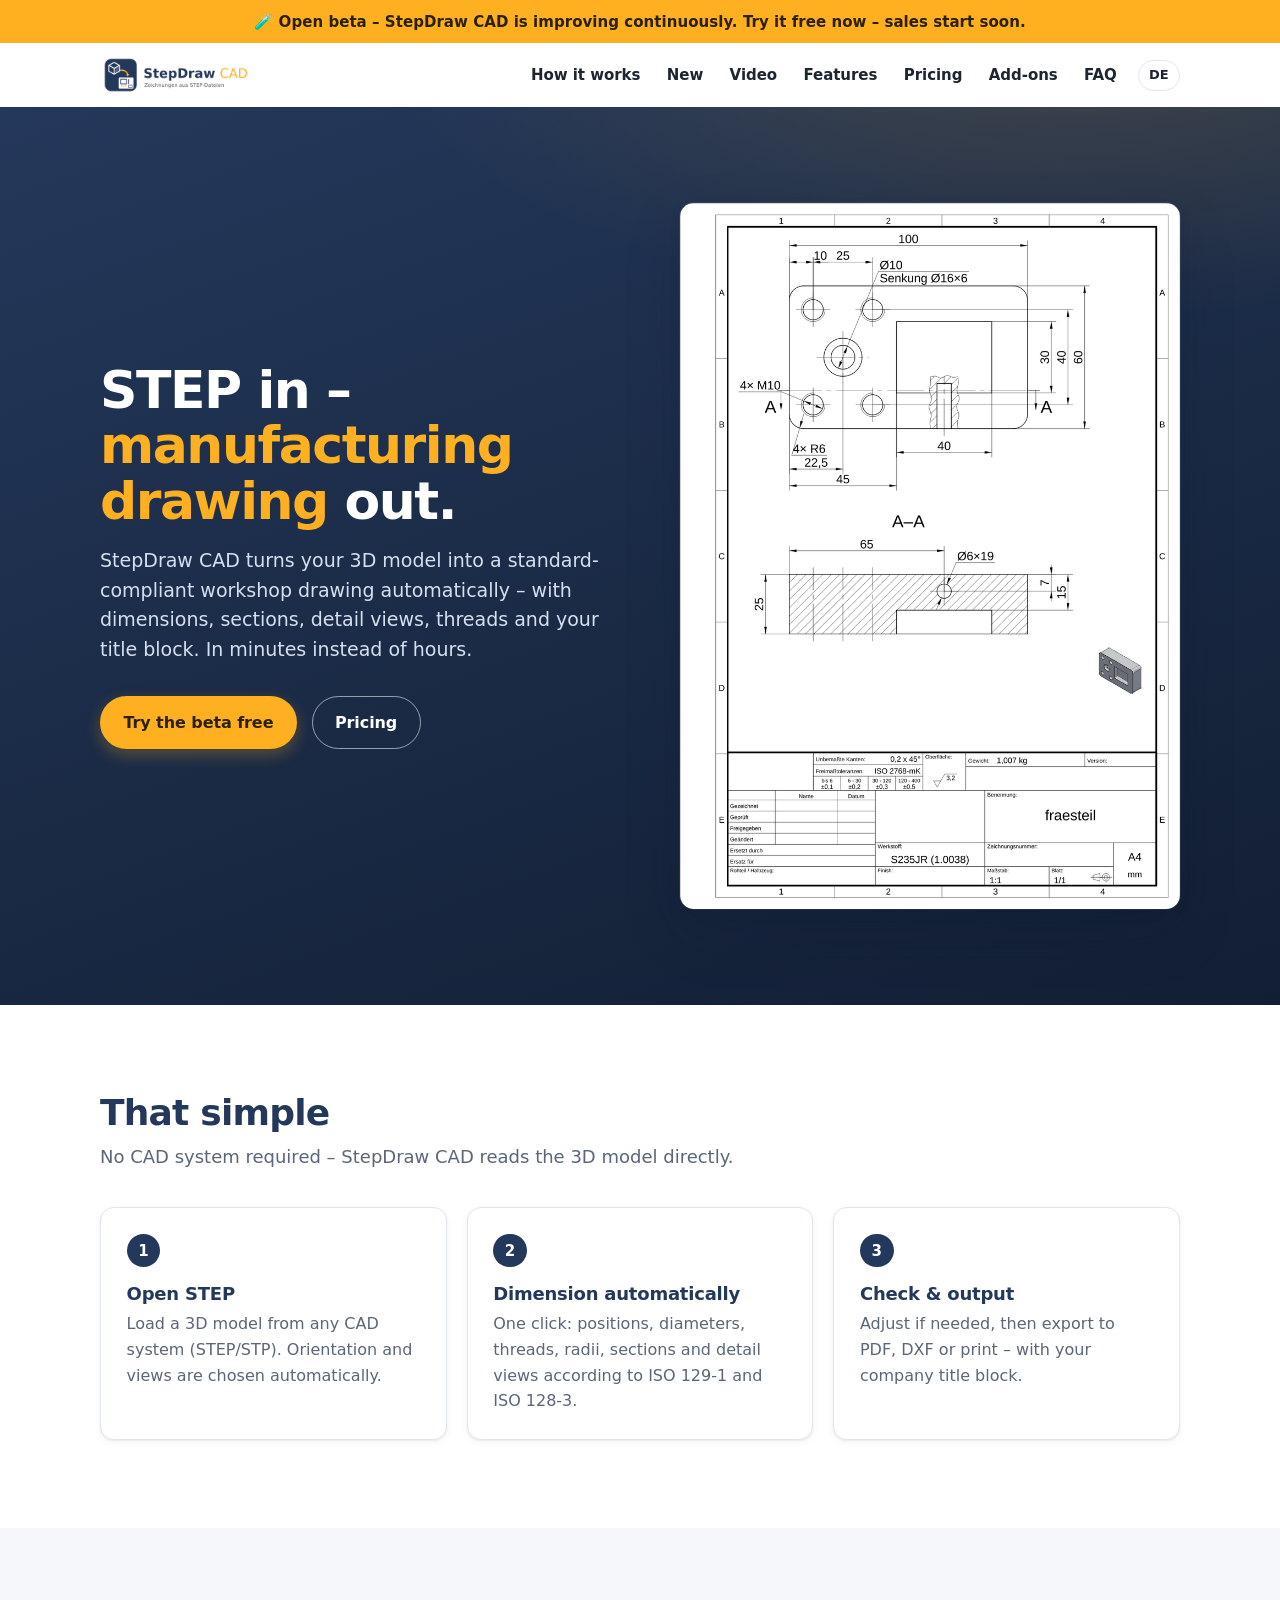
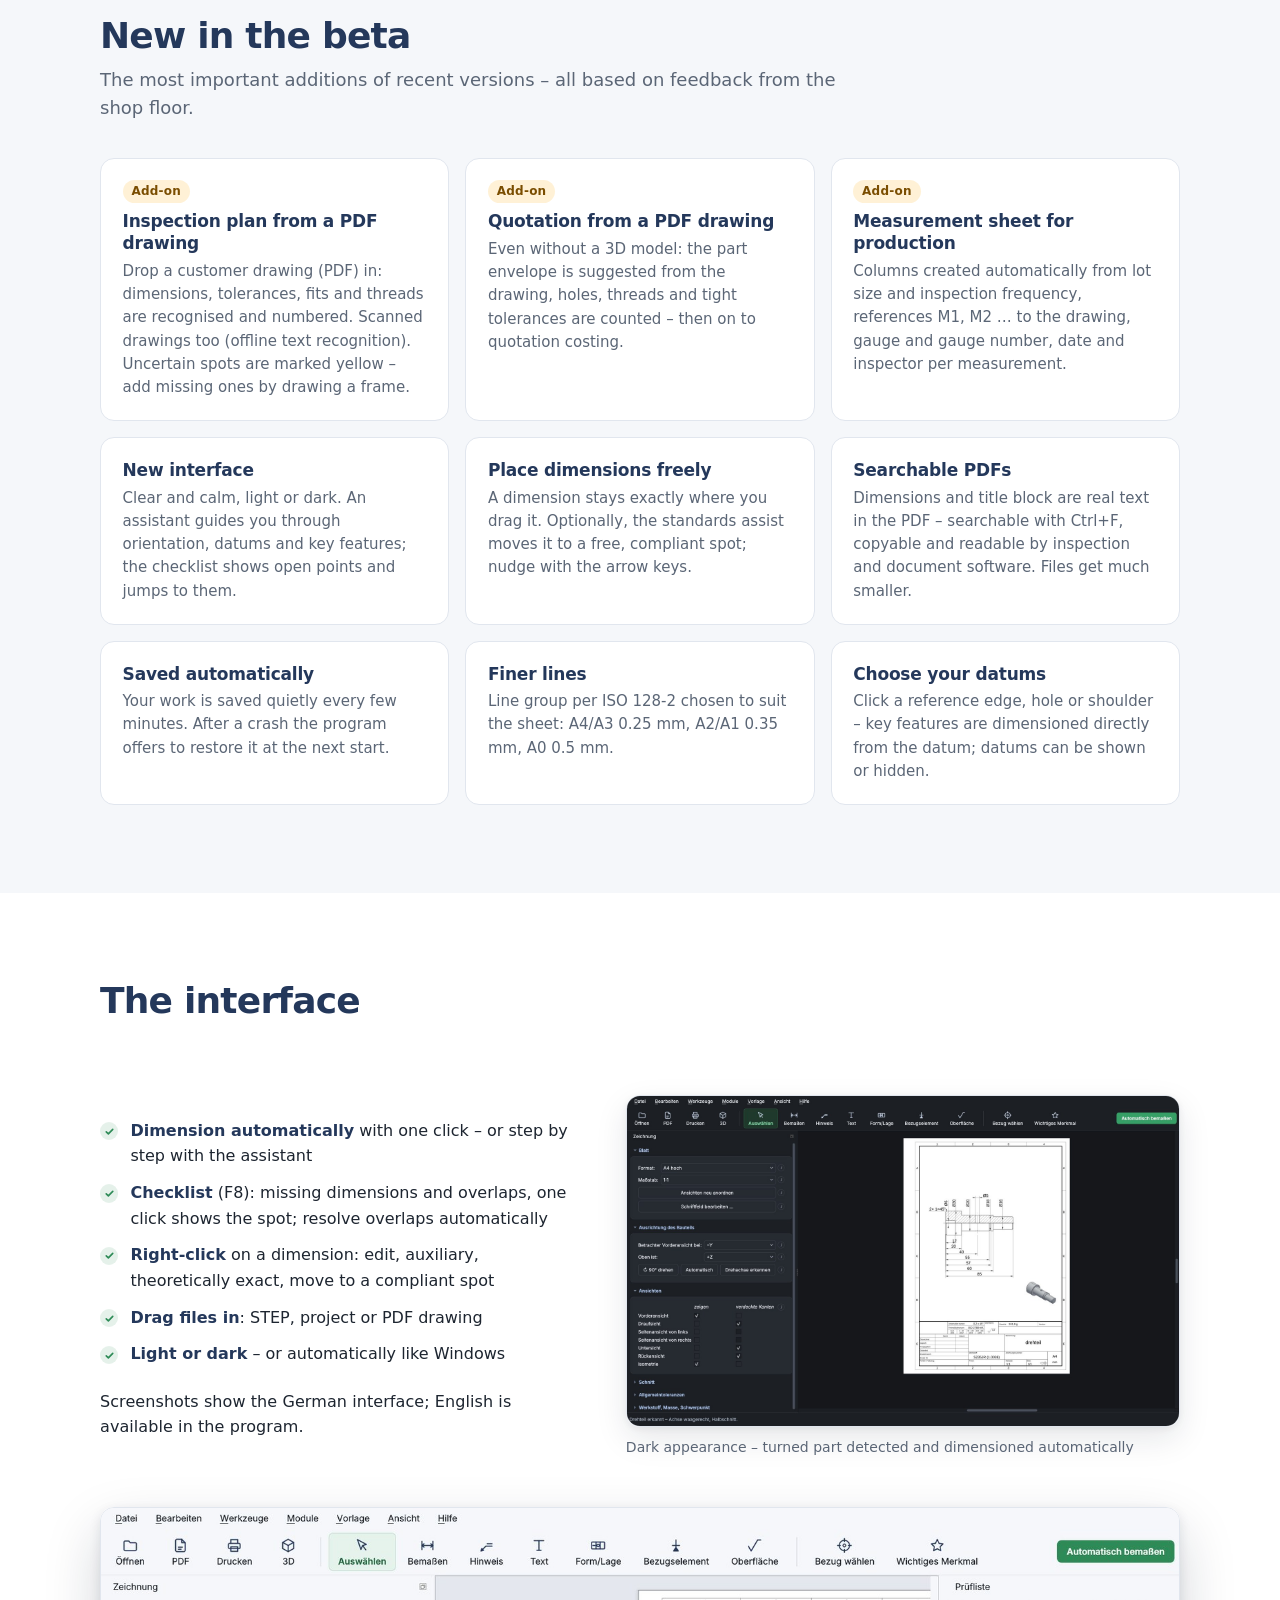
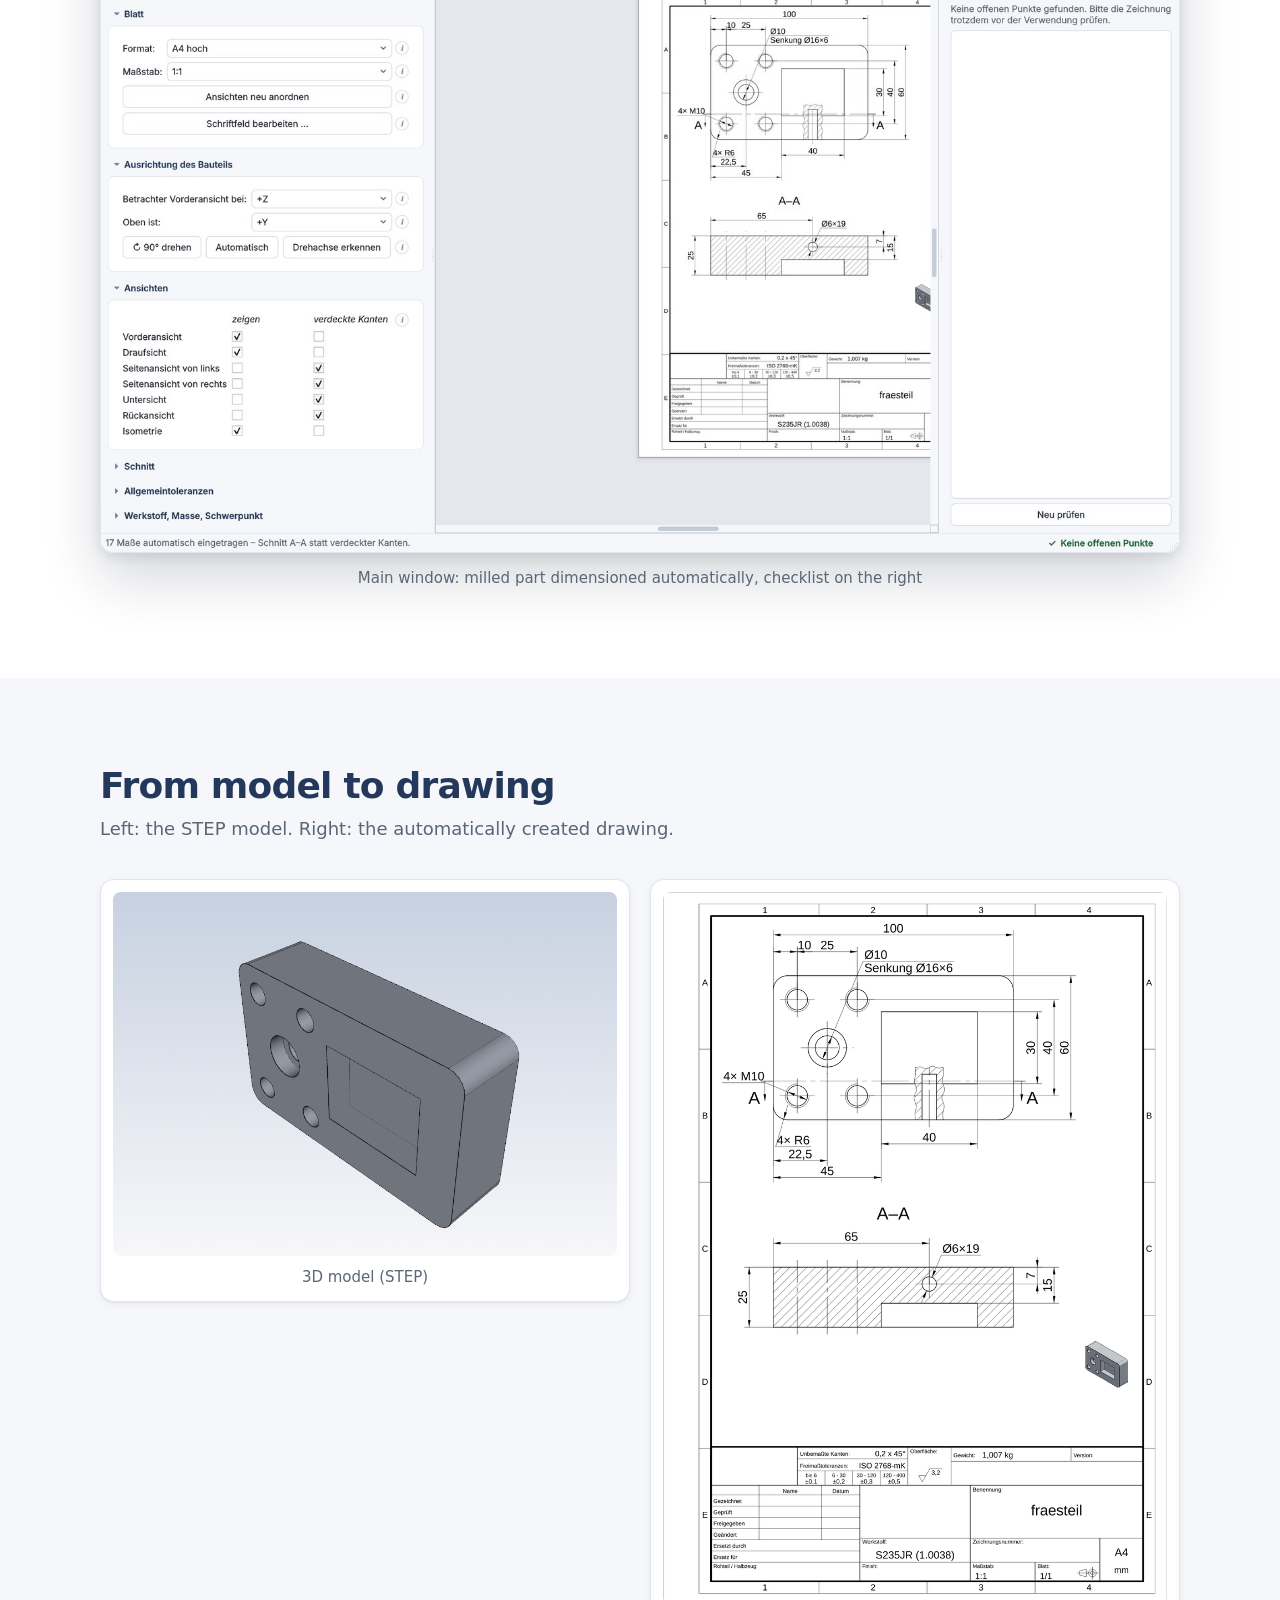
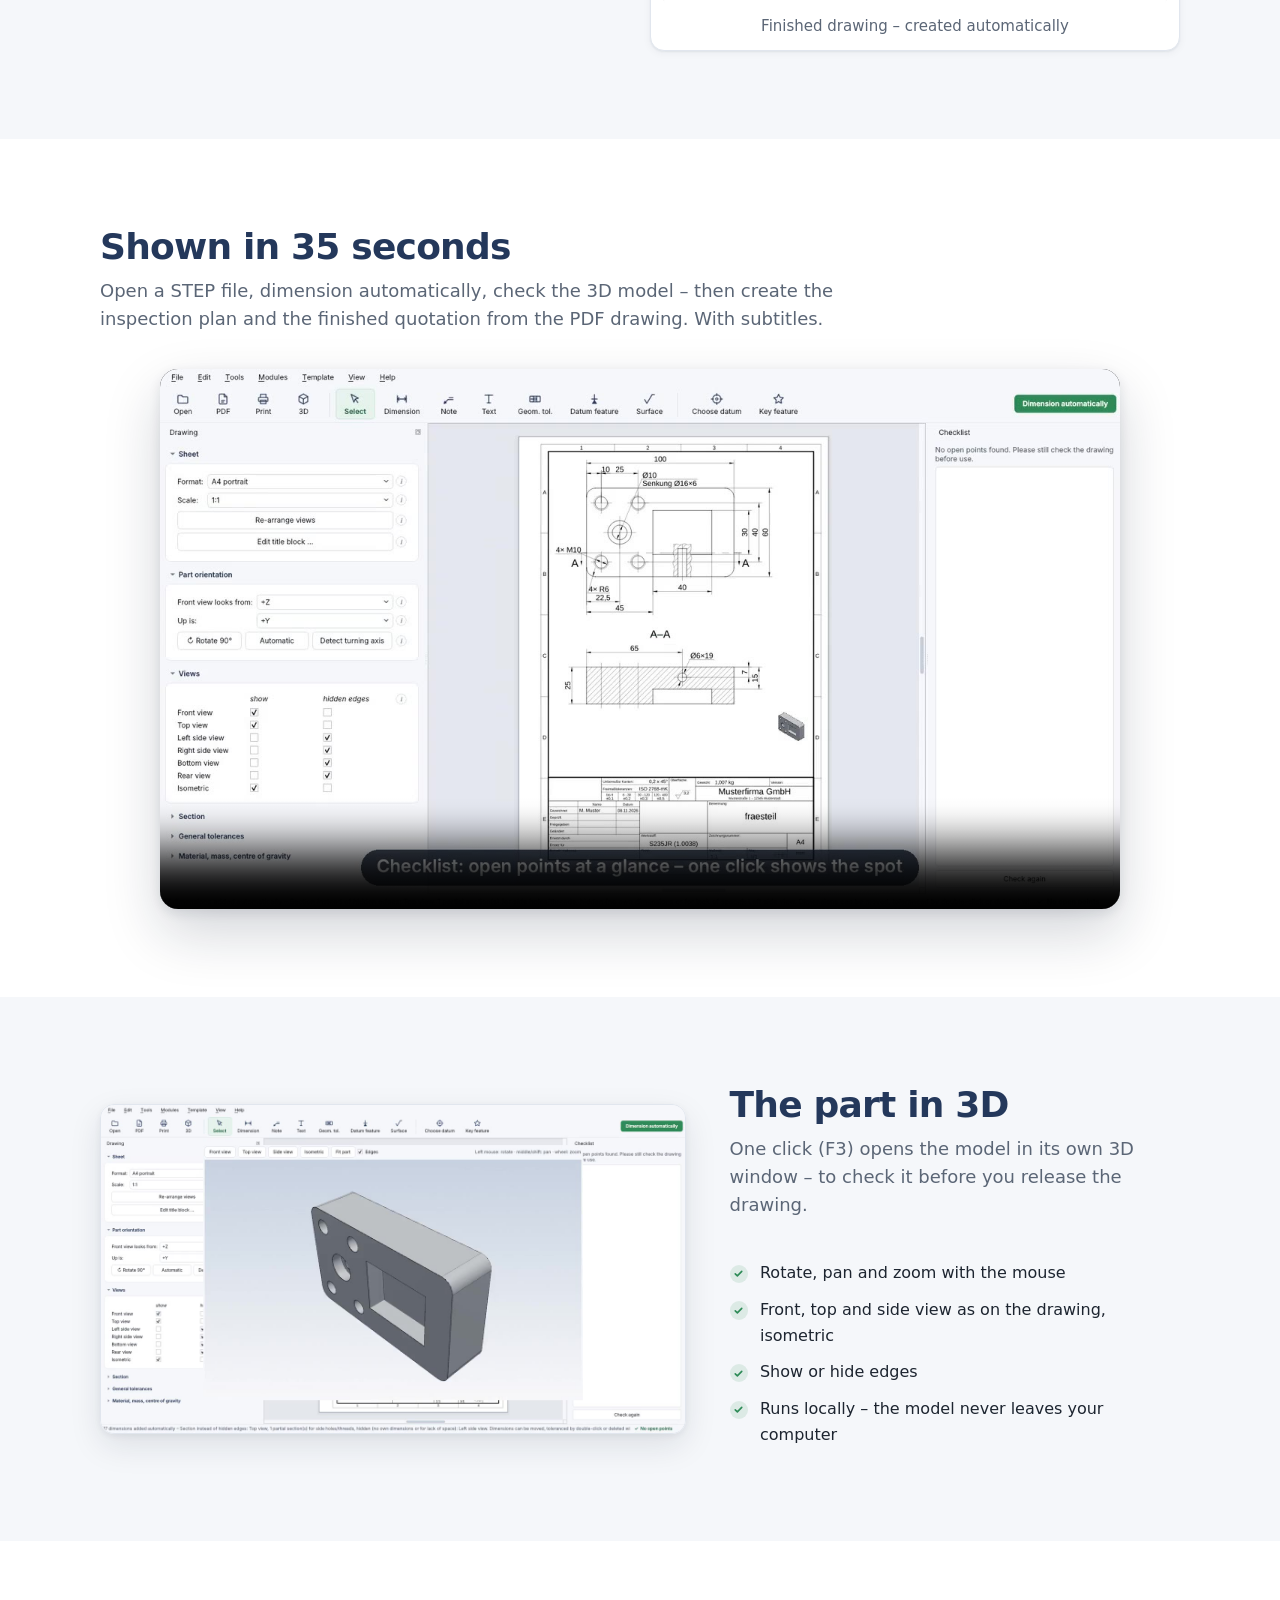
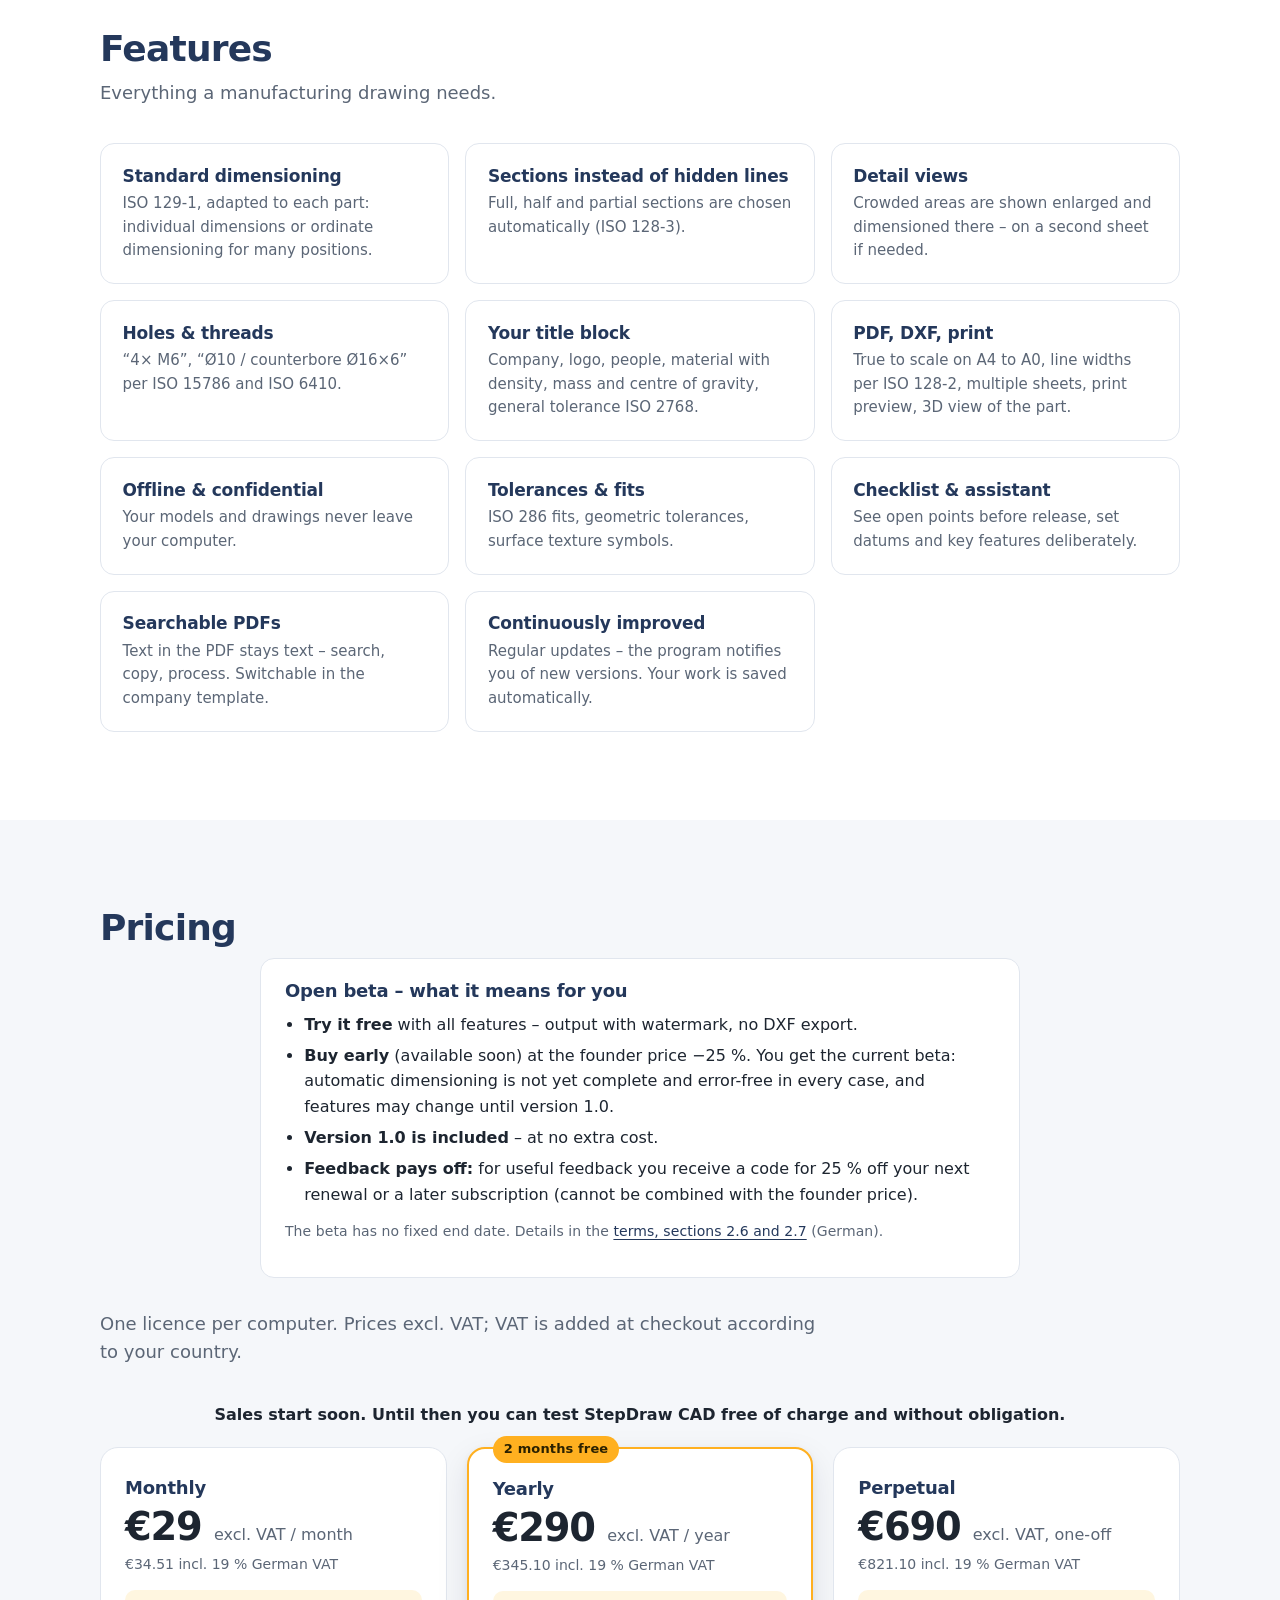
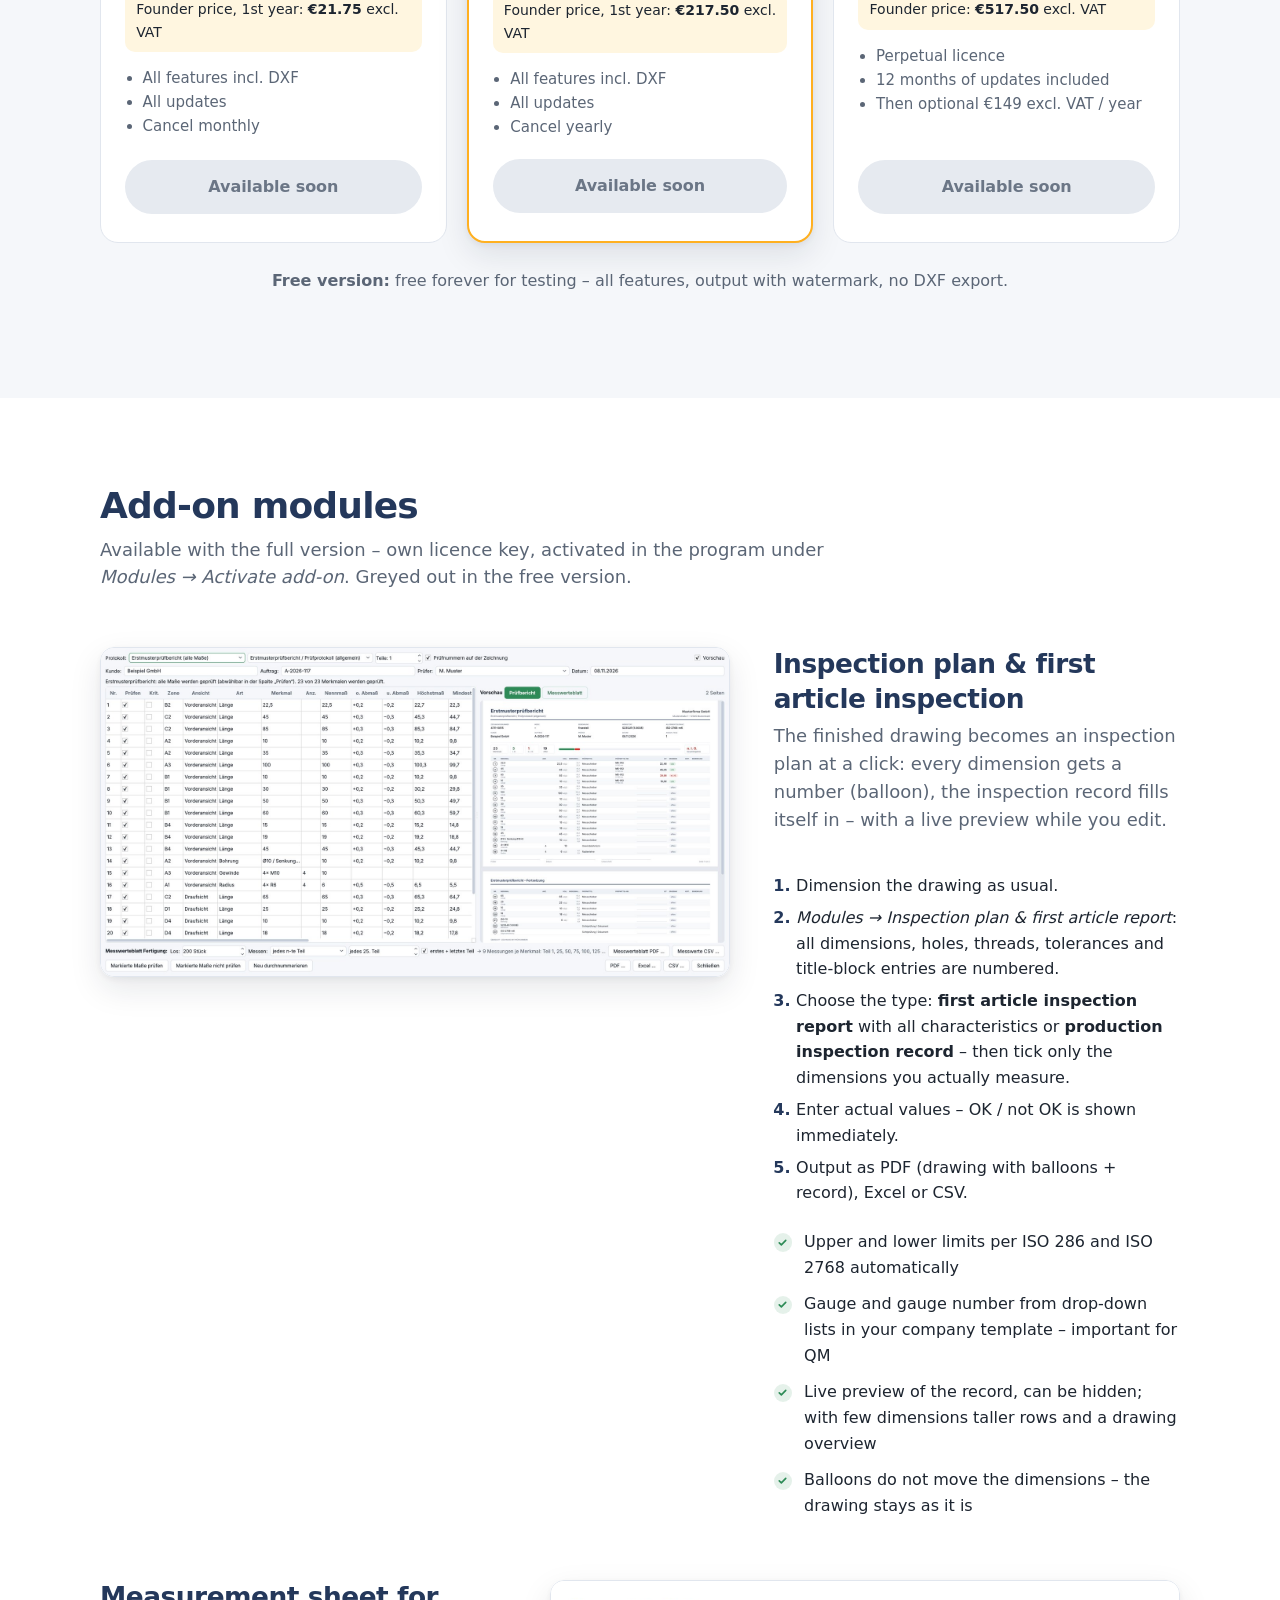
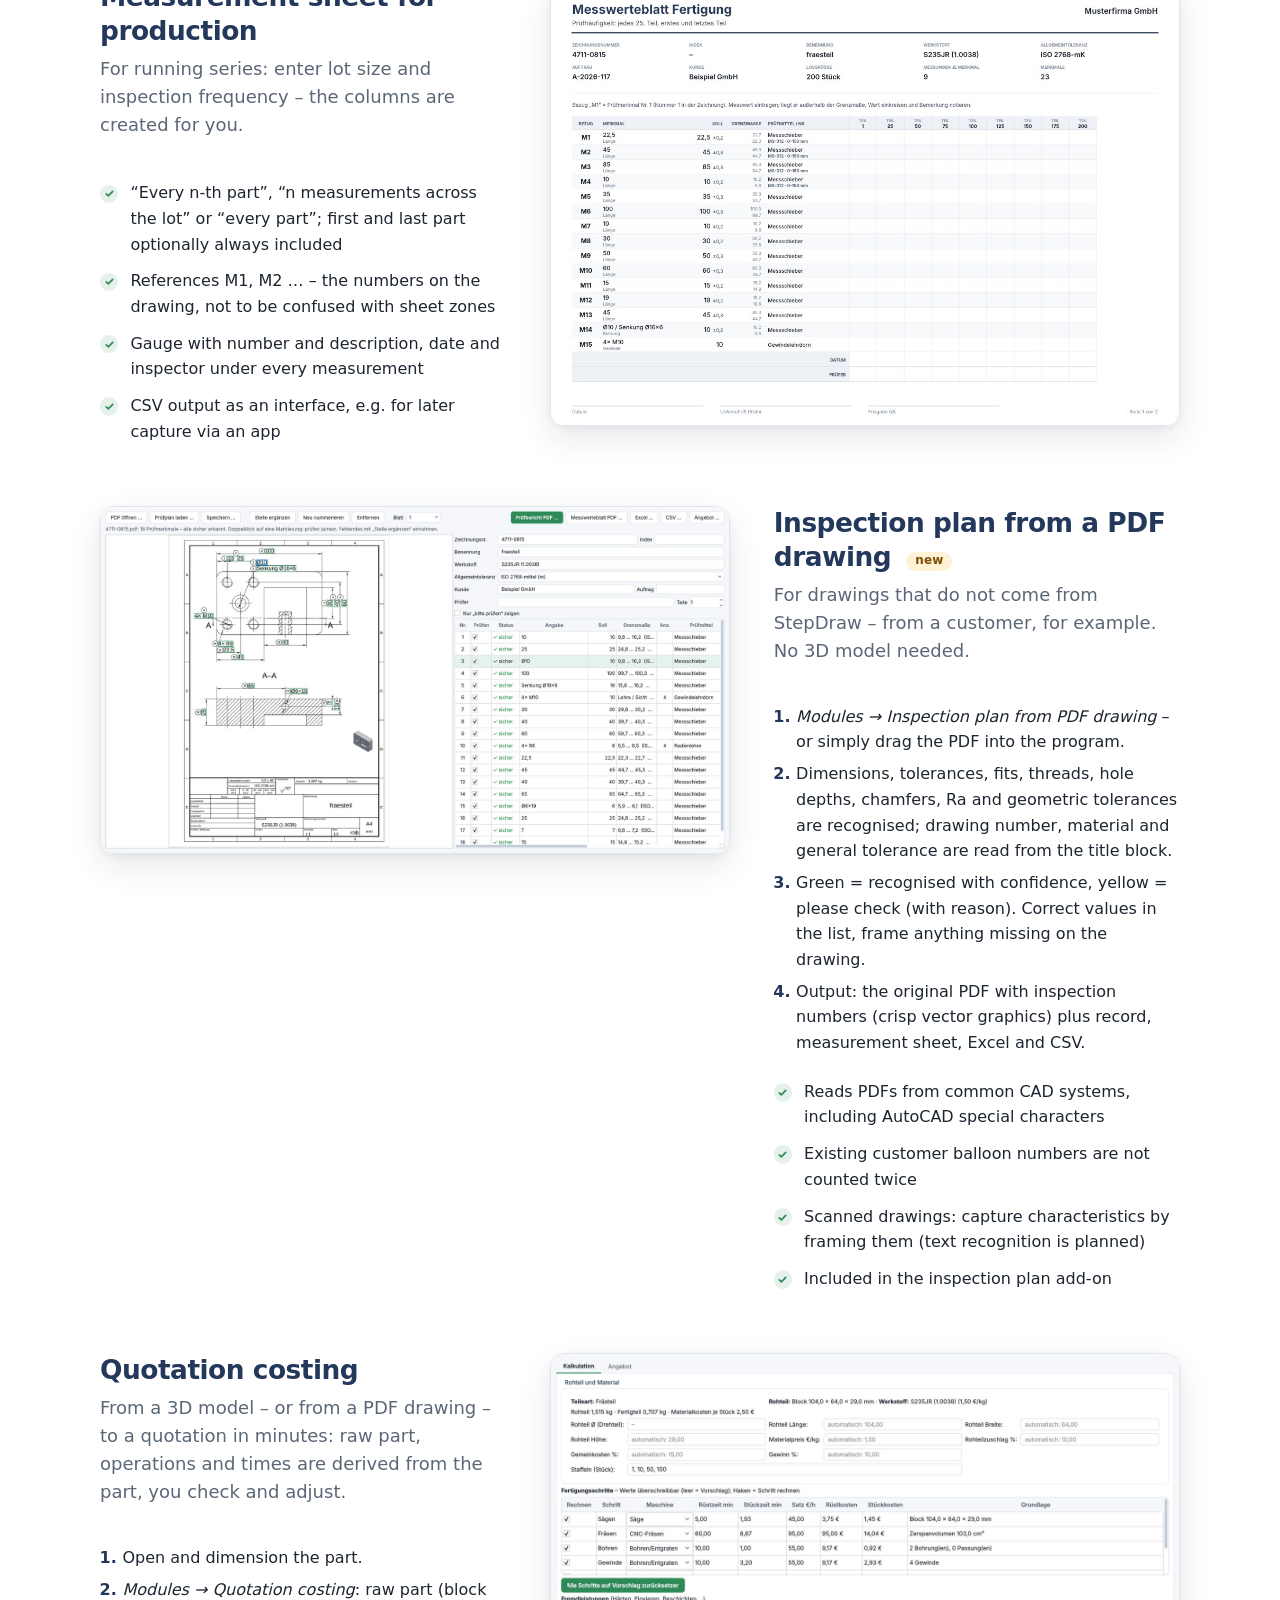
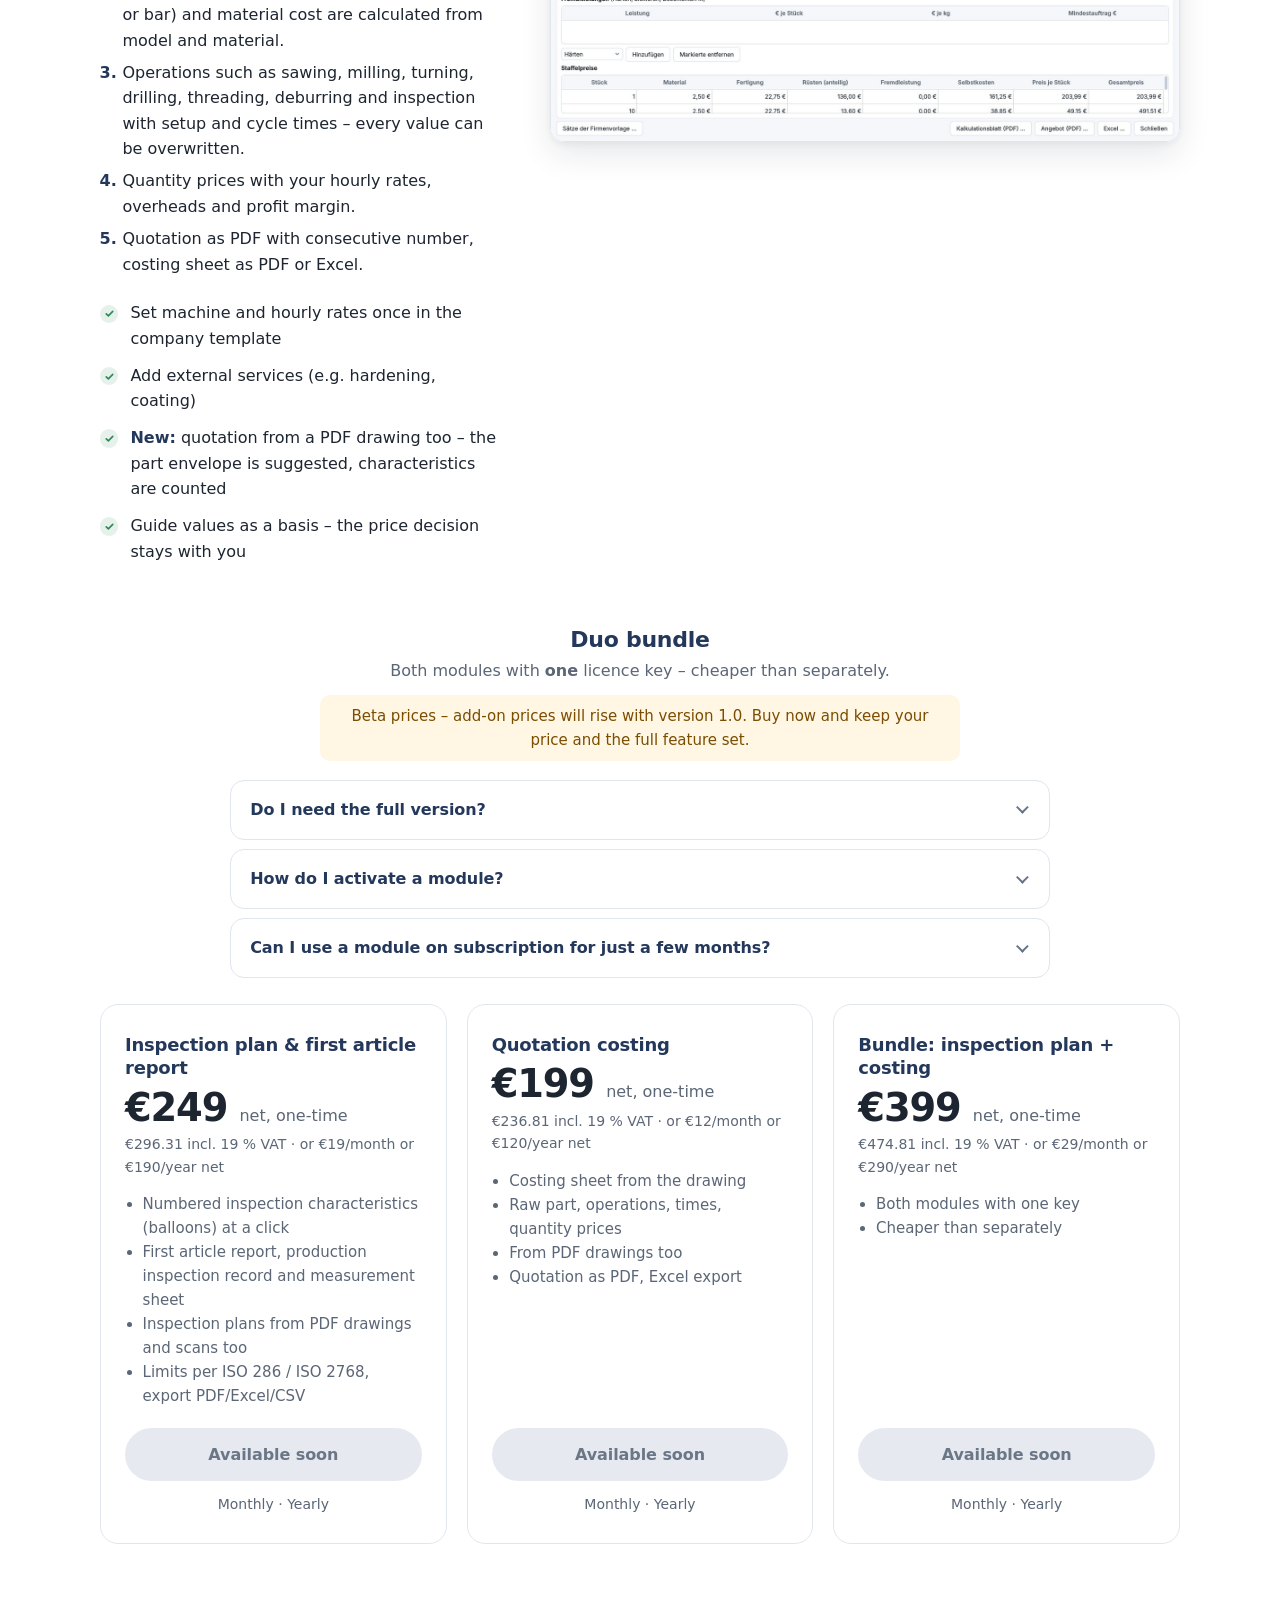
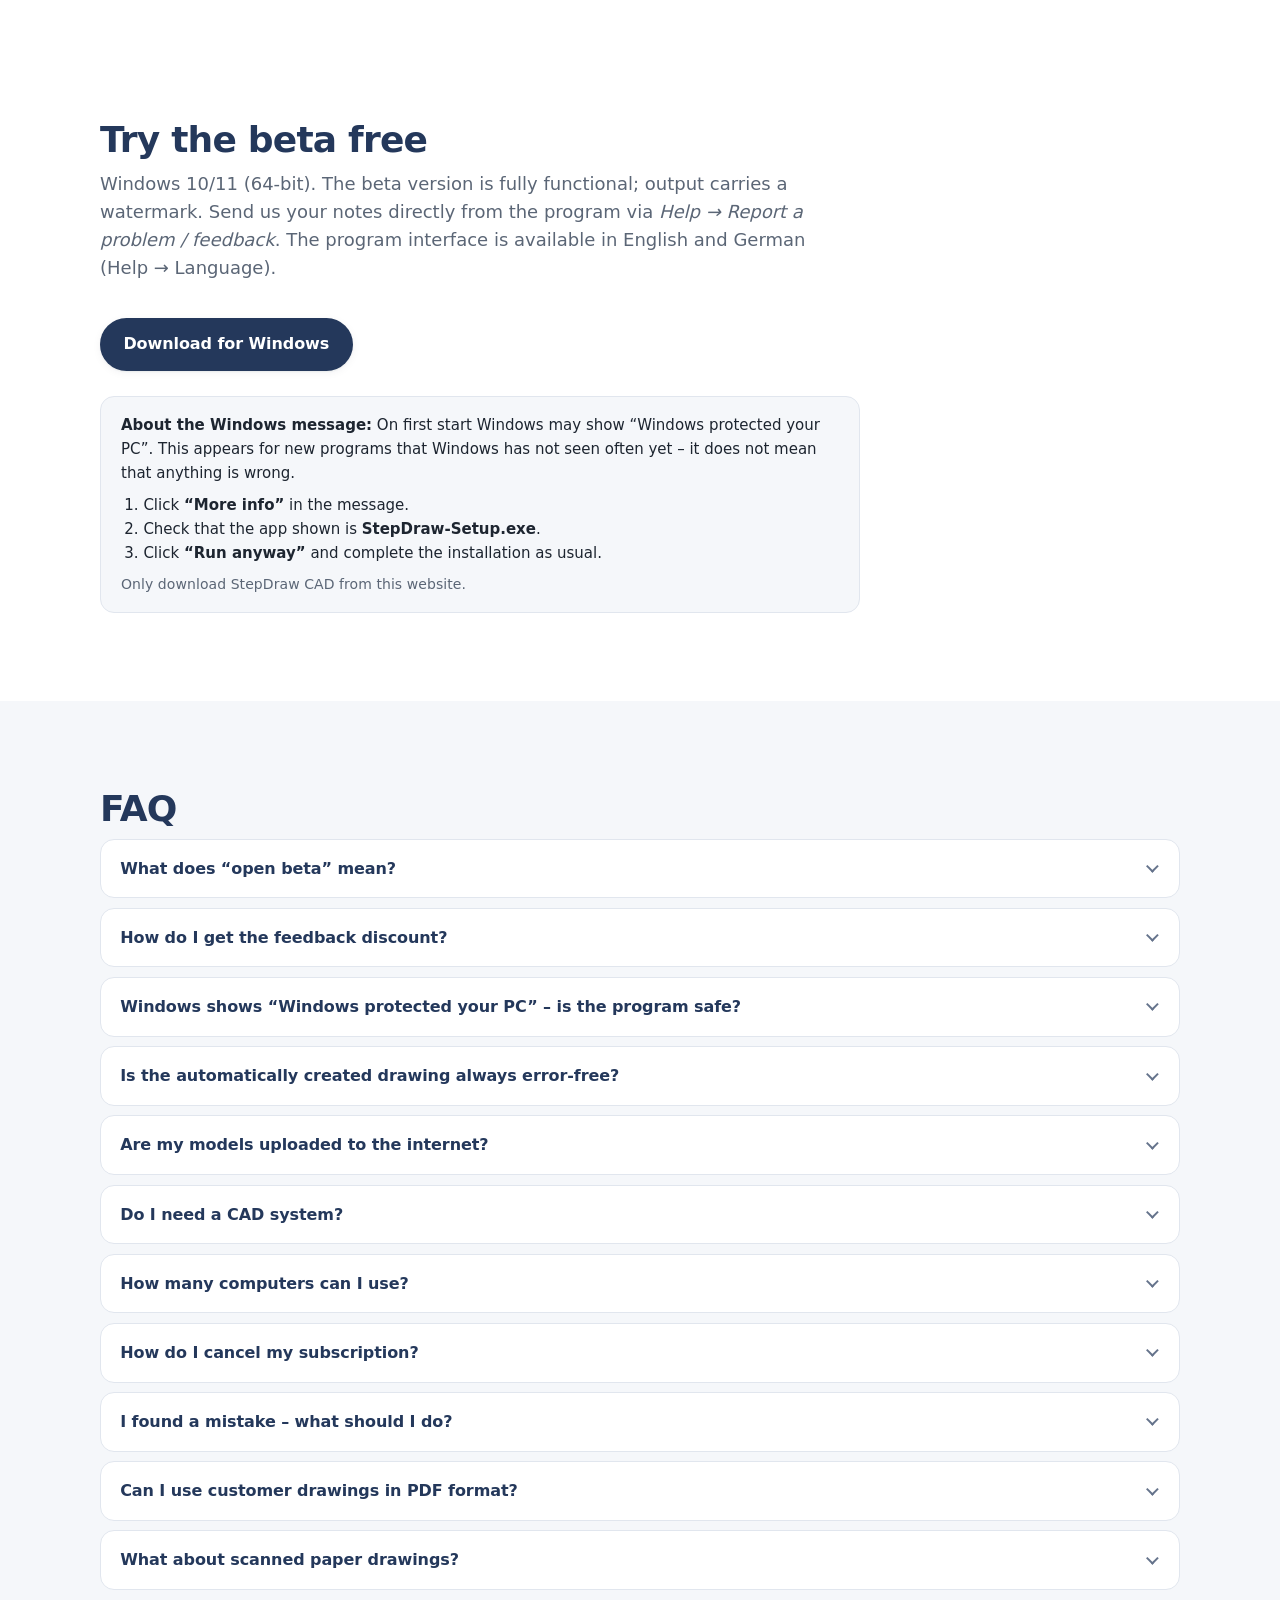
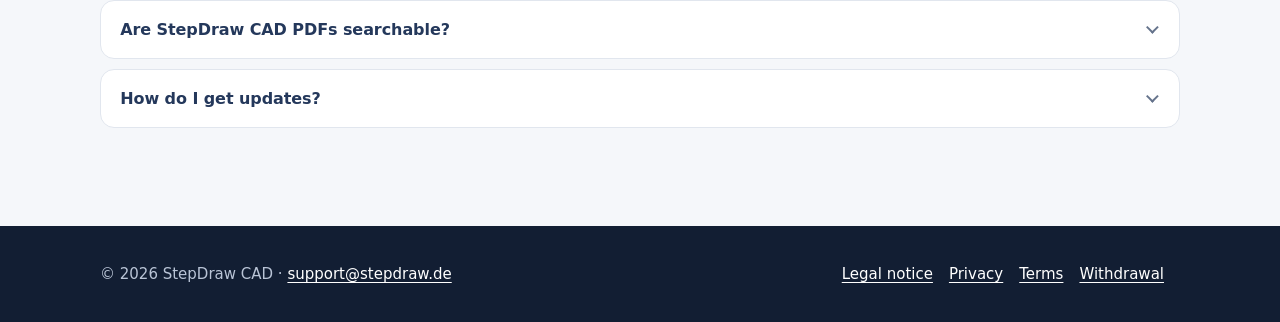
<file: en/index.html>
<!doctype html>
<html lang="en">
<head>
<meta charset="utf-8">
<meta name="viewport" content="width=device-width, initial-scale=1">
<title>StepDraw CAD – Manufacturing drawings from STEP files</title>
<meta name="description" content="StepDraw CAD automatically creates standard-compliant manufacturing drawings from STEP files – dimensioned, with sections and detail views – as PDF and DXF. Plus inspection plans, measurement sheets and quotations, also from existing PDF drawings.">
<link rel="icon" href="../assets/favicon.png">
<link rel="canonical" href="https://stepdraw.de/en/">
<link rel="alternate" hreflang="de" href="https://stepdraw.de/">
<link rel="alternate" hreflang="en" href="https://stepdraw.de/en/">
<meta property="og:type" content="website">
<meta property="og:site_name" content="StepDraw CAD">
<meta property="og:locale" content="en_GB">
<meta property="og:url" content="https://stepdraw.de/en/">
<meta property="og:title" content="StepDraw CAD – STEP in, manufacturing drawing out">
<meta property="og:description" content="Standard-compliant manufacturing drawings automatically from STEP files – plus inspection plans, measurement sheets and quotations, also from PDF drawings. Open beta, try it free.">
<meta property="og:image" content="https://stepdraw.de/assets/og_en.jpg">
<meta property="og:image:width" content="1200">
<meta property="og:image:height" content="630">
<meta property="og:image:alt" content="StepDraw CAD with an automatically dimensioned manufacturing drawing">
<meta name="twitter:card" content="summary_large_image">
<link rel="stylesheet" href="../style.css">
</head>
<body>

<div class="banner">🧪 Open beta – StepDraw CAD is improving continuously. <span class="co">Try it free or <a href="#pricing">buy early at the founder price −25&nbsp;%</a>.</span><span class="pre">Try it free now – sales start soon.</span></div>

<header class="top"><div class="wrap">
  <a href="#"><img class="logo" src="../assets/logo.png" alt="StepDraw CAD"></a>
  <nav>
    <a href="#how">How it works</a>
    <a href="#new">New</a>
    <a href="#video">Video</a>
    <a href="#features">Features</a>
    <a href="#pricing">Pricing</a>
    <a href="#zusatzmodule">Add-ons</a>
    <a href="#faq">FAQ</a>
    <a class="lang" href="../">DE</a>
  </nav>
</div></header>

<section class="hero"><div class="wrap">
  <div>
    <h1>STEP in –<br><span>manufacturing drawing</span> out.</h1>
    <p class="lead">StepDraw CAD turns your 3D model into a standard-compliant workshop drawing automatically – with dimensions, sections, detail views, threads and your title block. In minutes instead of hours.</p>
    <a class="btn btn-primary" href="#download">Try the beta free</a>
    <a class="btn btn-ghost" href="#pricing">Pricing</a>
  </div>
  <img width="909" height="1285" src="../assets/beispiel_fraesteil.png" alt="Automatically generated manufacturing drawing">
</div></section>

<section id="how"><div class="wrap">
  <h2>That simple</h2>
  <p class="sub">No CAD system required – StepDraw CAD reads the 3D model directly.</p>
  <div class="steps">
    <div class="step"><b class="n">1</b><h3>Open STEP</h3><p>Load a 3D model from any CAD system (STEP/STP). Orientation and views are chosen automatically.</p></div>
    <div class="step"><b class="n">2</b><h3>Dimension automatically</h3><p>One click: positions, diameters, threads, radii, sections and detail views according to ISO 129-1 and ISO 128-3.</p></div>
    <div class="step"><b class="n">3</b><h3>Check &amp; output</h3><p>Adjust if needed, then export to PDF, DXF or print – with your company title block.</p></div>
  </div>
</div></section>

<section id="new" class="soft"><div class="wrap">
  <h2>New in the beta</h2>
  <p class="sub">The most important additions of recent versions – all based on feedback from the shop floor.</p>
  <div class="features news">
    <div class="feature"><span class="badge">Add-on</span><h3>Inspection plan from a PDF drawing</h3><p>Drop a customer drawing (PDF) in: dimensions, tolerances, fits and threads are recognised and numbered. Scanned drawings too (offline text recognition). Uncertain spots are marked yellow – add missing ones by drawing a frame.</p></div>
    <div class="feature"><span class="badge">Add-on</span><h3>Quotation from a PDF drawing</h3><p>Even without a 3D model: the part envelope is suggested from the drawing, holes, threads and tight tolerances are counted – then on to quotation costing.</p></div>
    <div class="feature"><span class="badge">Add-on</span><h3>Measurement sheet for production</h3><p>Columns created automatically from lot size and inspection frequency, references M1, M2 … to the drawing, gauge and gauge number, date and inspector per measurement.</p></div>
    <div class="feature"><h3>New interface</h3><p>Clear and calm, light or dark. An assistant guides you through orientation, datums and key features; the checklist shows open points and jumps to them.</p></div>
    <div class="feature"><h3>Place dimensions freely</h3><p>A dimension stays exactly where you drag it. Optionally, the standards assist moves it to a free, compliant spot; nudge with the arrow keys.</p></div>
    <div class="feature"><h3>Searchable PDFs</h3><p>Dimensions and title block are real text in the PDF – searchable with Ctrl+F, copyable and readable by inspection and document software. Files get much smaller.</p></div>
    <div class="feature"><h3>Saved automatically</h3><p>Your work is saved quietly every few minutes. After a crash the program offers to restore it at the next start.</p></div>
    <div class="feature"><h3>Finer lines</h3><p>Line group per ISO 128-2 chosen to suit the sheet: A4/A3 0.25 mm, A2/A1 0.35 mm, A0 0.5 mm.</p></div>
    <div class="feature"><h3>Choose your datums</h3><p>Click a reference edge, hole or shoulder – key features are dimensioned directly from the datum; datums can be shown or hidden.</p></div>
  </div>
</div></section>

<section id="interface"><div class="wrap">
  <h2>The interface</h2>
  <p class="sub">Everything important at a glance – and nothing that distracts.</p>
  <div class="split rev-ui">
    <figure class="side-shot"><img width="1600" height="956" src="../assets/app_dunkel.jpg" alt="StepDraw CAD in dark appearance with a turned part" loading="lazy"><figcaption>Dark appearance – turned part detected and dimensioned automatically</figcaption></figure>
    <div>
      <ul class="checks">
        <li><b>Dimension automatically</b> with one click – or step by step with the assistant</li>
        <li><b>Checklist</b> (F8): missing dimensions and overlaps, one click shows the spot; resolve overlaps automatically</li>
        <li><b>Right-click</b> on a dimension: edit, auxiliary, theoretically exact, move to a compliant spot</li>
        <li><b>Drag files in</b>: STEP, project or PDF drawing</li>
        <li><b>Light or dark</b> – or automatically like Windows</li>
      </ul>
      <p class="small">Screenshots show the German interface; English is available in the program.</p>
    </div>
  </div>
  <figure class="wide-shot"><img width="1600" height="956" src="../assets/app_hell.jpg" alt="StepDraw CAD with a dimensioned milled part and the checklist" loading="lazy"><figcaption>Main window: milled part dimensioned automatically, checklist on the right</figcaption></figure>
</div></section>

<section class="soft"><div class="wrap">
  <h2>From model to drawing</h2>
  <p class="sub">Left: the STEP model. Right: the automatically created drawing.</p>
  <div class="compare">
    <figure><img width="920" height="663" src="../assets/modell_fraesteil.png" alt="3D model"><figcaption>3D model (STEP)</figcaption></figure>
    <figure><img width="909" height="1285" src="../assets/beispiel_fraesteil.png" alt="Finished drawing"><figcaption>Finished drawing – created automatically</figcaption></figure>
  </div>
</div></section>

<section id="video"><div class="wrap">
  <h2>Shown in 35 seconds</h2>
  <p class="sub">Open a STEP file, dimension automatically, check the 3D model – then create the inspection plan and the finished quotation from the PDF drawing. With subtitles.</p>
  <div class="video"><video controls playsinline preload="none" poster="../assets/video_poster_en.jpg">
    <source src="../assets/demo_en.mp4" type="video/mp4">
    Your browser cannot play the video – <a href="../assets/demo_en.mp4">download it here</a>.
  </video></div>
</div></section>

<section class="soft"><div class="wrap split">
  <img width="1280" height="720" src="../assets/ansicht_3d_en.jpg" alt="3D view of the part in StepDraw CAD" loading="lazy">
  <div>
    <h2>The part in 3D</h2>
    <p class="sub left">One click (F3) opens the model in its own 3D window – to check it before you release the drawing.</p>
    <ul class="checks">
      <li>Rotate, pan and zoom with the mouse</li>
      <li>Front, top and side view as on the drawing, isometric</li>
      <li>Show or hide edges</li>
      <li>Runs locally – the model never leaves your computer</li>
    </ul>
  </div>
</div></section>

<section id="features"><div class="wrap">
  <h2>Features</h2>
  <p class="sub">Everything a manufacturing drawing needs.</p>
  <div class="features">
    <div class="feature"><h3>Standard dimensioning</h3><p>ISO 129-1, adapted to each part: individual dimensions or ordinate dimensioning for many positions.</p></div>
    <div class="feature"><h3>Sections instead of hidden lines</h3><p>Full, half and partial sections are chosen automatically (ISO 128-3).</p></div>
    <div class="feature"><h3>Detail views</h3><p>Crowded areas are shown enlarged and dimensioned there – on a second sheet if needed.</p></div>
    <div class="feature"><h3>Holes &amp; threads</h3><p>“4× M6”, “Ø10 / counterbore Ø16×6” per ISO 15786 and ISO 6410.</p></div>
    <div class="feature"><h3>Your title block</h3><p>Company, logo, people, material with density, mass and centre of gravity, general tolerance ISO 2768.</p></div>
    <div class="feature"><h3>PDF, DXF, print</h3><p>True to scale on A4 to A0, line widths per ISO 128-2, multiple sheets, print preview, 3D view of the part.</p></div>
    <div class="feature"><h3>Offline &amp; confidential</h3><p>Your models and drawings never leave your computer.</p></div>
    <div class="feature"><h3>Tolerances &amp; fits</h3><p>ISO 286 fits, geometric tolerances, surface texture symbols.</p></div>
    <div class="feature"><h3>Checklist &amp; assistant</h3><p>See open points before release, set datums and key features deliberately.</p></div>
    <div class="feature"><h3>Searchable PDFs</h3><p>Text in the PDF stays text – search, copy, process. Switchable in the company template.</p></div>
    <div class="feature"><h3>Continuously improved</h3><p>Regular updates – the program notifies you of new versions. Your work is saved automatically.</p></div>
  </div>
</div></section>

<section id="pricing" class="soft"><div class="wrap">
  <h2>Pricing</h2>
  <div class="beta-box" id="beta">
    <h3>Open beta – what it means for you</h3>
    <ul>
      <li><b>Try it free</b> with all features – output with watermark, no DXF export.</li>
      <li><b>Buy early</b> <span class="pre">(available soon)</span> at the founder price −25&nbsp;%. You get the current beta: automatic dimensioning is not yet complete and error-free in every case, and features may change until version 1.0.</li>
      <li><b>Version 1.0 is included</b> – at no extra cost.</li>
      <li><b>Feedback pays off:</b> for useful feedback you receive a code for 25&nbsp;% off your next renewal or a later subscription (cannot be combined with the founder price).</li>
    </ul>
    <p class="small">The beta has no fixed end date. Details in the <a href="../agb.html#beta">terms, sections 2.6 and 2.7</a> (German).</p>
    <label class="beta-ok co-block"><input type="checkbox" id="beta-ok"> I have read the beta notes and agree to purchase the beta version with the limitations stated above.</label>
  </div>
  <div class="after-launch">
  <p class="sub">One licence per computer. Prices excl. VAT; VAT is added at checkout according to your country.</p>
  <p class="pre-note pre">Sales start soon. Until then you can test StepDraw CAD free of charge and without obligation.</p>
  <p class="counter co-block">🎉 Beta founder price −25&nbsp;% for the first 20 customers: <b id="founders-left">20</b> of 20 left<br><small>The discount is applied automatically at checkout.</small></p>
  <div class="prices">
    <div class="price">
      <h3>Monthly</h3>
      <div class="amount">€29 <small>excl. VAT / month</small></div>
      <div class="gross">€34.51 incl. 19&nbsp;% German VAT</div>
      <div class="founder">Founder price, 1st year: <b>€21.75</b> excl. VAT</div>
      <ul><li>All features incl. DXF</li><li>All updates</li><li>Cancel monthly</li></ul>
      <a class="btn disabled" aria-disabled="true" data-buy="monthly">Buy early</a>
    </div>
    <div class="price best">
      <span class="tag">2 months free</span>
      <h3>Yearly</h3>
      <div class="amount">€290 <small>excl. VAT / year</small></div>
      <div class="gross">€345.10 incl. 19&nbsp;% German VAT</div>
      <div class="founder">Founder price, 1st year: <b>€217.50</b> excl. VAT</div>
      <ul><li>All features incl. DXF</li><li>All updates</li><li>Cancel yearly</li></ul>
      <a class="btn disabled" aria-disabled="true" data-buy="yearly">Buy early</a>
    </div>
    <div class="price">
      <h3>Perpetual</h3>
      <div class="amount">€690 <small>excl. VAT, one-off</small></div>
      <div class="gross">€821.10 incl. 19&nbsp;% German VAT</div>
      <div class="founder">Founder price: <b>€517.50</b> excl. VAT</div>
      <ul><li>Perpetual licence</li><li>12 months of updates included</li><li>Then optional €149 excl. VAT / year</li></ul>
      <a class="btn disabled" aria-disabled="true" data-buy="perpetual">Buy early</a>
    </div>
  </div>
    </div>
  <p class="free"><b>Free version:</b> free forever for testing – all features, output with watermark, no DXF export.<span class="after-inline co"><br>Companies can also buy on invoice: <a href="mailto:support@stepdraw.de">support@stepdraw.de</a></span></p>
</div></section>

<section id="zusatzmodule"><div class="wrap">
  <h2>Add-on modules</h2>
  <p class="sub">Available with the full version – own licence key, activated in the program under <i>Modules → Activate add-on</i>. Greyed out in the free version.</p>

  <div class="module split">
    <img width="1600" height="836" src="../assets/modul_pruefplan.jpg" alt="Drawing with numbered inspection characteristics and first article inspection report" loading="lazy">
    <div>
      <h3>Inspection plan &amp; first article inspection</h3>
      <p class="sub left">The finished drawing becomes an inspection plan at a click: every dimension gets a number (balloon), the inspection record fills itself in – with a live preview while you edit.</p>
      <ol class="howto">
        <li>Dimension the drawing as usual.</li>
        <li><i>Modules → Inspection plan &amp; first article report</i>: all dimensions, holes, threads, tolerances and title-block entries are numbered.</li>
        <li>Choose the type: <b>first article inspection report</b> with all characteristics or <b>production inspection record</b> – then tick only the dimensions you actually measure.</li>
        <li>Enter actual values – OK / not OK is shown immediately.</li>
        <li>Output as PDF (drawing with balloons + record), Excel or CSV.</li>
      </ol>
      <ul class="checks">
        <li>Upper and lower limits per ISO 286 and ISO 2768 automatically</li>
        <li>Gauge and gauge number from drop-down lists in your company template – important for QM</li>
        <li>Live preview of the record, can be hidden; with few dimensions taller rows and a drawing overview</li>
        <li>Balloons do not move the dimensions – the drawing stays as it is</li>
      </ul>
    </div>
  </div>

  <div class="module split rev">
    <img width="1188" height="840" src="../assets/messwerteblatt.jpg" alt="Measurement sheet for production with a column per inspected part" loading="lazy">
    <div>
      <h3>Measurement sheet for production</h3>
      <p class="sub left">For running series: enter lot size and inspection frequency – the columns are created for you.</p>
      <ul class="checks">
        <li>“Every n-th part”, “n measurements across the lot” or “every part”; first and last part optionally always included</li>
        <li>References M1, M2 … – the numbers on the drawing, not to be confused with sheet zones</li>
        <li>Gauge with number and description, date and inspector under every measurement</li>
        <li>CSV output as an interface, e.g. for later capture via an app</li>
      </ul>
    </div>
  </div>

  <div class="module split" id="pdf-inspection">
    <img width="1600" height="882" src="../assets/pdf_pruefplan.jpg" alt="Inspection plan from a PDF drawing: recognised dimensions marked green and numbered" loading="lazy">
    <div>
      <h3>Inspection plan from a PDF drawing <span class="badge">new</span></h3>
      <p class="sub left">For drawings that do not come from StepDraw – from a customer, for example. No 3D model needed.</p>
      <ol class="howto">
        <li><i>Modules → Inspection plan from PDF drawing</i> – or simply drag the PDF into the program.</li>
        <li>Dimensions, tolerances, fits, threads, hole depths, chamfers, Ra and geometric tolerances are recognised; drawing number, material and general tolerance are read from the title block.</li>
        <li>Green = recognised with confidence, yellow = please check (with reason). Correct values in the list, frame anything missing on the drawing.</li>
        <li>Output: the original PDF with inspection numbers (crisp vector graphics) plus record, measurement sheet, Excel and CSV.</li>
      </ol>
      <ul class="checks">
        <li>Reads PDFs from common CAD systems, including AutoCAD special characters</li>
        <li>Existing customer balloon numbers are not counted twice</li>
        <li>Scanned drawings: capture characteristics by framing them (text recognition is planned)</li>
        <li>Included in the inspection plan add-on</li>
      </ul>
    </div>
  </div>

  <div class="module split rev">
    <img width="1400" height="862" src="../assets/modul_kalkulation.jpg" alt="Costing sheet and quotation from StepDraw CAD" loading="lazy">
    <div>
      <h3>Quotation costing</h3>
      <p class="sub left">From a 3D model – or from a PDF drawing – to a quotation in minutes: raw part, operations and times are derived from the part, you check and adjust.</p>
      <ol class="howto">
        <li>Open and dimension the part.</li>
        <li><i>Modules → Quotation costing</i>: raw part (block or bar) and material cost are calculated from model and material.</li>
        <li>Operations such as sawing, milling, turning, drilling, threading, deburring and inspection with setup and cycle times – every value can be overwritten.</li>
        <li>Quantity prices with your hourly rates, overheads and profit margin.</li>
        <li>Quotation as PDF with consecutive number, costing sheet as PDF or Excel.</li>
      </ol>
      <ul class="checks">
        <li>Set machine and hourly rates once in the company template</li>
        <li>Add external services (e.g. hardening, coating)</li>
        <li><b>New:</b> quotation from a PDF drawing too – the part envelope is suggested, characteristics are counted</li>
        <li>Guide values as a basis – the price decision stays with you</li>
      </ul>
    </div>
  </div>

  <div class="module-paket">
    <h3>Duo bundle</h3>
    <p>Both modules with <b>one</b> licence key – cheaper than separately.</p>
    <p class="beta-price">Beta prices – add-on prices will rise with version 1.0. Buy now and keep your price and the full feature set.</p>
  </div>

  <div class="module-faq">
    <details><summary>Do I need the full version?</summary>
      <p>Yes. The add-on modules extend a full version (subscription or purchase). In the free version they are greyed out. With a full version but without the module you get a preview (PDF with watermark, no Excel export).</p></details>
    <details><summary>How do I activate a module?</summary>
      <p>After purchase you receive a separate licence key by e-mail. Enter it in the program under <i>Modules → Activate add-on …</i> – done. One key is valid for one computer; to move, deactivate the module there and enter it on the new computer.</p></details>
    <details><summary>Can I use a module on subscription for just a few months?</summary>
      <p>Yes, monthly and yearly subscriptions can be cancelled at the end of the term. The module is then locked again; your drawings and projects are kept.</p></details>
  </div>

  <div class="prices after-launch">
    <div class="price" id="pruefplan">
      <h3>Inspection plan &amp; first article report</h3>
      <div class="amount">€249 <small>net, one-time</small></div>
      <div class="gross">€296.31 incl. 19&nbsp;% VAT · or €19/month or €190/year net</div>
      <ul><li>Numbered inspection characteristics (balloons) at a click</li><li>First article report, production inspection record and measurement sheet</li><li>Inspection plans from PDF drawings and scans too</li><li>Limits per ISO 286 / ISO 2768, export PDF/Excel/CSV</li></ul>
      <a class="btn disabled" aria-disabled="true" data-buy="pp_kauf">Buy early</a>
      <div class="sublinks"><a class="disabled" aria-disabled="true" data-buy-small="pp_monat">Monthly</a> · <a class="disabled" aria-disabled="true" data-buy-small="pp_jahr">Yearly</a></div>
    </div>
    <div class="price" id="kalkulation">
      <h3>Quotation costing</h3>
      <div class="amount">€199 <small>net, one-time</small></div>
      <div class="gross">€236.81 incl. 19&nbsp;% VAT · or €12/month or €120/year net</div>
      <ul><li>Costing sheet from the drawing</li><li>Raw part, operations, times, quantity prices</li><li>From PDF drawings too</li><li>Quotation as PDF, Excel export</li></ul>
      <a class="btn disabled" aria-disabled="true" data-buy="kk_kauf">Buy early</a>
      <div class="sublinks"><a class="disabled" aria-disabled="true" data-buy-small="kk_monat">Monthly</a> · <a class="disabled" aria-disabled="true" data-buy-small="kk_jahr">Yearly</a></div>
    </div>
    <div class="price" id="paket">
      <h3>Bundle: inspection plan + costing</h3>
      <div class="amount">€399 <small>net, one-time</small></div>
      <div class="gross">€474.81 incl. 19&nbsp;% VAT · or €29/month or €290/year net</div>
      <ul><li>Both modules with one key</li><li>Cheaper than separately</li></ul>
      <a class="btn disabled" aria-disabled="true" data-buy="paket_kauf">Buy early</a>
      <div class="sublinks"><a class="disabled" aria-disabled="true" data-buy-small="paket_monat">Monthly</a> · <a class="disabled" aria-disabled="true" data-buy-small="paket_jahr">Yearly</a></div>
    </div>
  </div>
</div></section>

<section id="download"><div class="wrap">
  <h2>Try the beta free</h2>
  <p class="sub">Windows 10/11 (64-bit). The beta version is fully functional; output carries a watermark. Send us your notes directly from the program via <i>Help → Report a problem / feedback</i>. The program interface is available in English and German (Help → Language).</p>
  <div class="download-row">
    <a class="btn btn-dark" href="#" id="download-link" data-goatcounter-click="download-setup">Download for Windows</a>
    <span class="store">or from the <a href="#" id="store-link">Microsoft Store</a></span>
  </div>
  <div class="smartscreen">
    <p><b>About the Windows message:</b> On first start Windows may show “Windows protected your PC”. This appears for new programs that Windows has not seen often yet – it does not mean that anything is wrong.</p>
    <ol>
      <li>Click <b>“More info”</b> in the message.</li>
      <li>Check that the app shown is <b>StepDraw-Setup.exe</b>.</li>
      <li>Click <b>“Run anyway”</b> and complete the installation as usual.</li>
    </ol>
    <p class="small">Only download StepDraw CAD from this website.</p>
  </div>
</div></section>

<section id="faq" class="soft"><div class="wrap">
  <h2>FAQ</h2>
  <details><summary>What does “open beta” mean?</summary>
    <p>StepDraw CAD is ready to use but still under active development – especially the automatic dimensioning. Anyone can test the program free of charge. If you want a licence, buy early<span class="pre"> (once sales start)</span> at the founder price (−25&nbsp;%) and get version 1.0 at no extra cost. Until then features may still change, and not every drawing is complete without rework. There is no fixed end date – the beta ends with version 1.0.</p></details>
  <details><summary>How do I get the feedback discount?</summary>
    <p>Send us useful feedback during the beta – a bug, a missing dimension, a suggestion – via <i>Help → Report a problem / feedback</i> or to <a href="mailto:support@stepdraw.de">support@stepdraw.de</a>. You will receive a personal code by e-mail for 25&nbsp;% off your next renewal or a later subscription. The code cannot be combined with the founder price.</p></details>
  <details><summary>Windows shows “Windows protected your PC” – is the program safe?</summary>
    <p>This message (Microsoft Defender SmartScreen) appears for new programs that Windows has rarely seen. Click “More info” and then “Run anyway”. Only download the program from stepdraw.de.</p></details>
  <details><summary>Is the automatically created drawing always error-free?</summary>
    <p>StepDraw CAD does most of the work for you and improves with every update. Like any automation, it cannot solve every special case perfectly (e.g. inaccurate models or special manufacturing requirements). Please check every drawing before using it for production and complete it where necessary – responsibility for the drawing remains with the designer.</p></details>
  <details><summary>Are my models uploaded to the internet?</summary>
    <p>No. Models and drawings stay on your computer. For subscriptions, only the licence key is briefly confirmed online about once a week.</p></details>
  <details><summary>Do I need a CAD system?</summary>
    <p>No. StepDraw CAD reads STEP files (AP203/AP214/AP242) from any CAD system directly.</p></details>
  <details><summary>How many computers can I use?</summary>
    <p>One licence per computer. To switch (e.g. office → laptop), deactivate the licence under Help → Licence and enter it on the other computer. If a computer is broken, contact us and we will release the licence.</p></details>
  <details><summary>How do I cancel my subscription?</summary>
    <p>Any time via the “Manage subscription” link in your purchase confirmation or by e-mail to support@stepdraw.de. StepDraw CAD then continues as the free version; your projects are kept.</p></details>
  <details><summary>I found a mistake – what should I do?</summary>
    <p>Thank you! In the program, use <i>Help → Report a problem / feedback</i> to send us a description, optionally with the drawing as PDF. Or write to <a href="mailto:support@stepdraw.de">support@stepdraw.de</a>. Fixes are delivered by update.</p></details>
  <details><summary>Can I use customer drawings in PDF format?</summary>
    <p>Yes, with the inspection plan add-on: <i>Modules → Inspection plan from PDF drawing</i>. StepDraw CAD reads dimensions and notes from PDFs – from a CAD system or scanned (text recognition right on your computer) – numbers them and creates the record and measurement sheet. Uncertain spots are marked and can be corrected. With the quotation costing add-on you can also create a quotation from it. The drawing stays on your computer.</p></details>
  <details><summary>What about scanned paper drawings?</summary>
    <p>Scanned PDFs contain no readable text. You can still capture the characteristics: frame the spot on the drawing and enter the value. Automatic text recognition for scans is planned.</p></details>
  <details><summary>Are StepDraw CAD PDFs searchable?</summary>
    <p>Yes. Dimensions and title block are real text in the PDF – searchable with Ctrl+F and copyable. If you prefer not to, switch it off in the company template (then outlines as before).</p></details>
  <details><summary>How do I get updates?</summary>
    <p>Automatically via the Microsoft Store. The download version notifies you of new versions at start-up – one click is enough.</p></details>
</div></section>

<footer><div class="wrap">
  <div>© 2026 StepDraw CAD · <a href="mailto:support@stepdraw.de">support@stepdraw.de</a></div>
  <div><a href="../impressum.html">Legal notice</a><a href="../datenschutz.html">Privacy</a><a href="../agb.html">Terms</a><a href="../widerruf.html">Withdrawal</a></div>
</div></footer>

<script>
fetch("../counter.json", {cache: "no-store"}).then(r => r.json()).then(d => {
  document.getElementById("founders-left").textContent = Math.max(0, d.remaining);
}).catch(() => {});
</script>
<script src="../shop.js"></script>
<script src="../ui.js"></script>
<script data-goatcounter="https://stepdraw.goatcounter.com/count" async src="https://gc.zgo.at/count.js"></script>
</body>
</html>
</file>
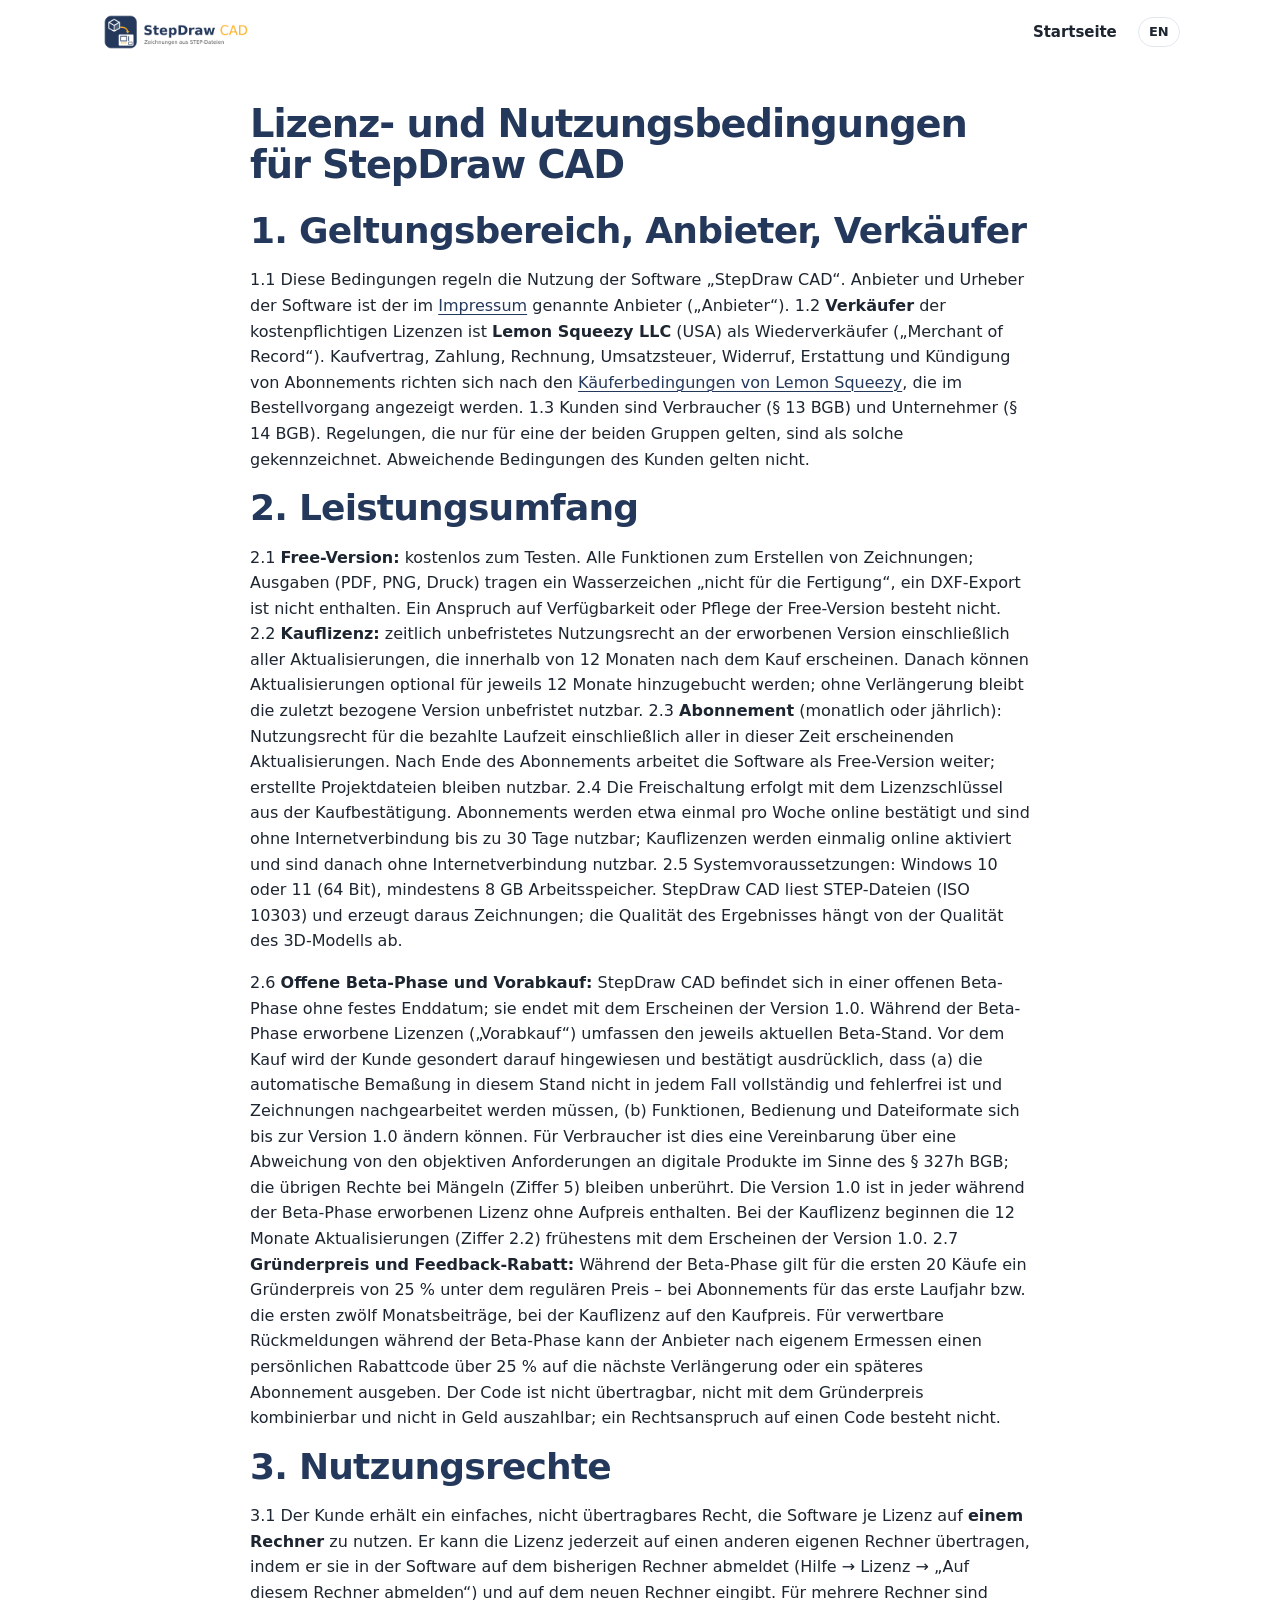
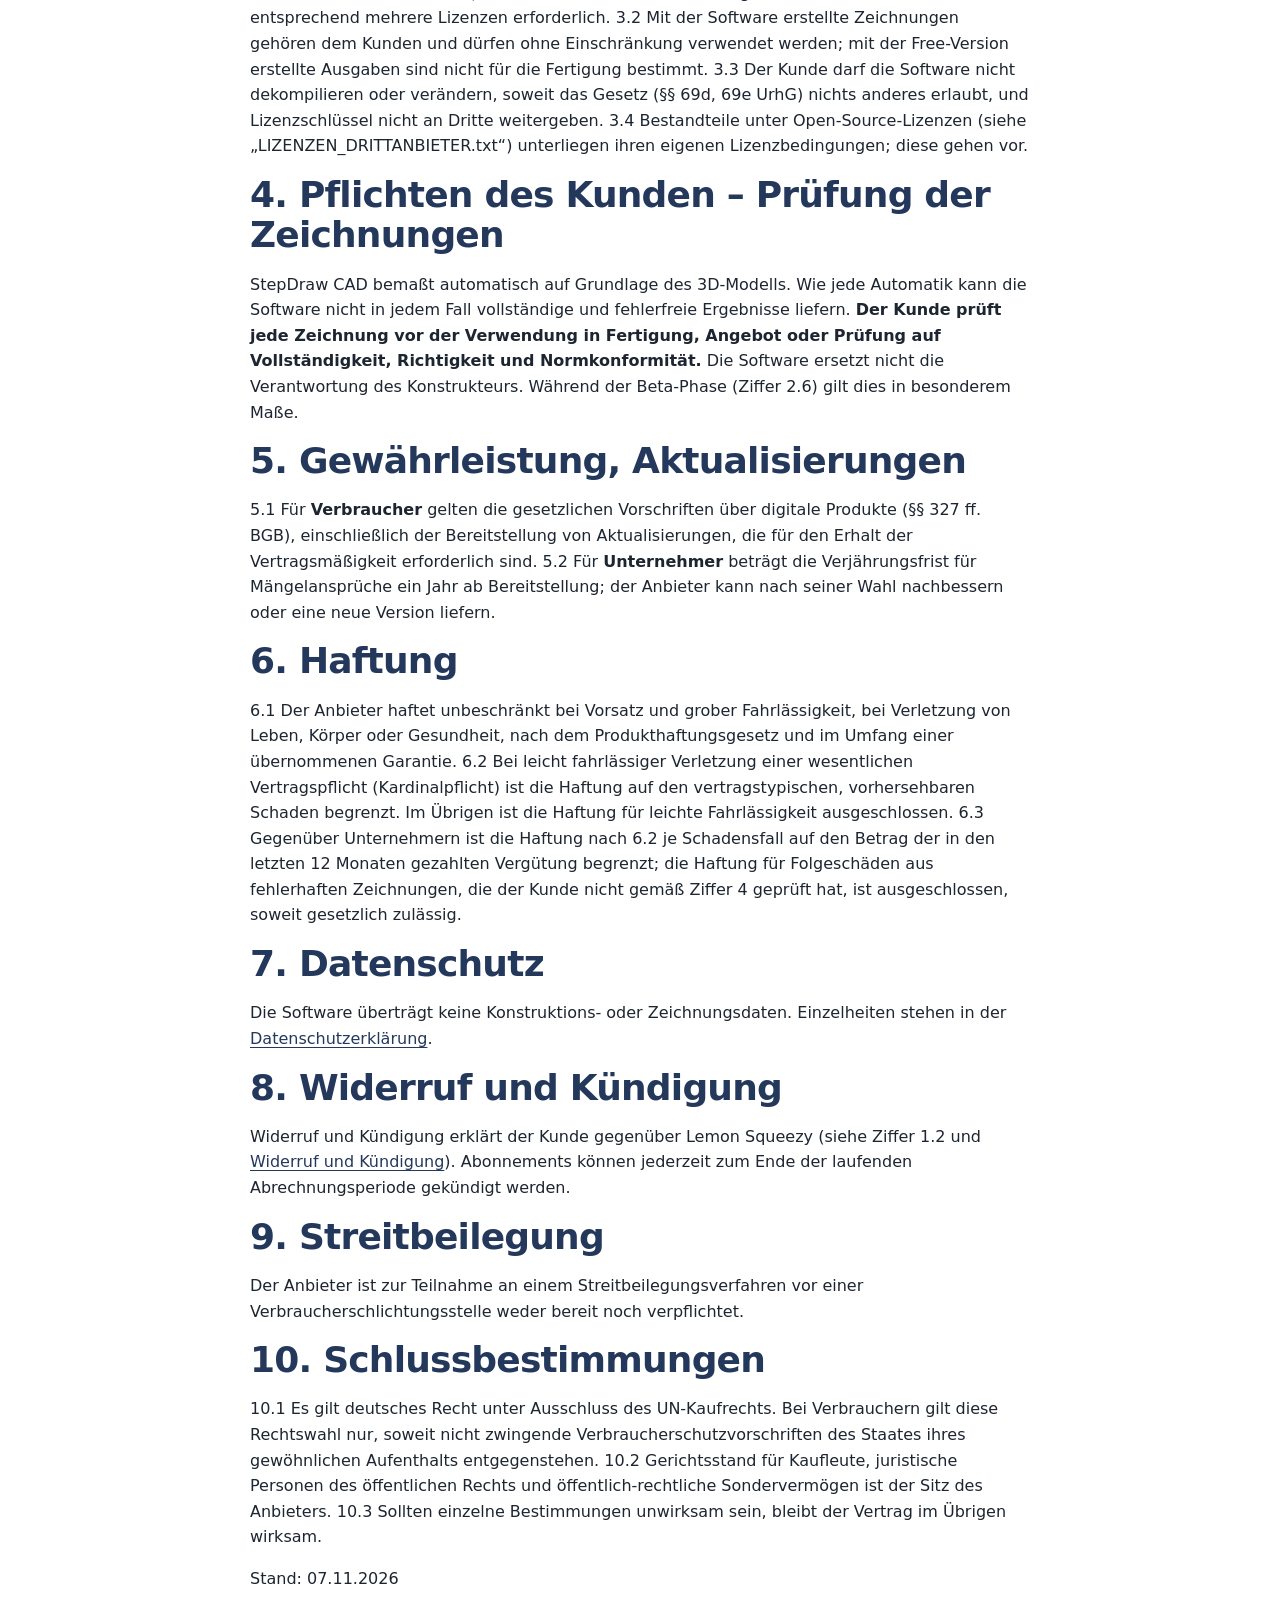
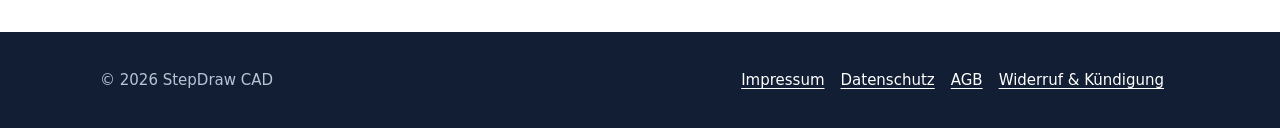
<file: agb.html>
<!doctype html><html lang="de"><head><meta charset="utf-8"><meta name="viewport" content="width=device-width, initial-scale=1">
<title>AGB – StepDraw CAD</title><link rel="icon" href="assets/favicon.png"><link rel="stylesheet" href="style.css"></head><body>
<header class="top"><div class="wrap"><a href="index.html"><img class="logo" src="assets/logo.png" alt="StepDraw CAD"></a><nav><a href="index.html">Startseite</a><a class="lang" href="en/">EN</a></nav></div></header>
<main class="legal"><h1>Lizenz- und Nutzungsbedingungen für StepDraw CAD</h1>
<h2>1. Geltungsbereich, Anbieter, Verkäufer</h2>
<p>1.1 Diese Bedingungen regeln die Nutzung der Software „StepDraw CAD“. Anbieter und Urheber der Software ist der im <a href="impressum.html">Impressum</a> genannte Anbieter („Anbieter“).
1.2 <strong>Verkäufer</strong> der kostenpflichtigen Lizenzen ist <strong>Lemon Squeezy LLC</strong> (USA) als Wiederverkäufer („Merchant of Record“). Kaufvertrag, Zahlung, Rechnung, Umsatzsteuer, Widerruf, Erstattung und Kündigung von Abonnements richten sich nach den <a href="https://www.lemonsqueezy.com/buyer-terms" rel="noopener">Käuferbedingungen von Lemon Squeezy</a>, die im Bestellvorgang angezeigt werden.
1.3 Kunden sind Verbraucher (§ 13 BGB) und Unternehmer (§ 14 BGB). Regelungen, die nur für eine der beiden Gruppen gelten, sind als solche gekennzeichnet. Abweichende Bedingungen des Kunden gelten nicht.</p>
<h2>2. Leistungsumfang</h2>
<p>2.1 <strong>Free-Version:</strong> kostenlos zum Testen. Alle Funktionen zum Erstellen von Zeichnungen; Ausgaben (PDF, PNG, Druck) tragen ein Wasserzeichen „nicht für die Fertigung“, ein DXF-Export ist nicht enthalten. Ein Anspruch auf Verfügbarkeit oder Pflege der Free-Version besteht nicht.
2.2 <strong>Kauflizenz:</strong> zeitlich unbefristetes Nutzungsrecht an der erworbenen Version einschließlich aller Aktualisierungen, die innerhalb von 12 Monaten nach dem Kauf erscheinen. Danach können Aktualisierungen optional für jeweils 12 Monate hinzugebucht werden; ohne Verlängerung bleibt die zuletzt bezogene Version unbefristet nutzbar.
2.3 <strong>Abonnement</strong> (monatlich oder jährlich): Nutzungsrecht für die bezahlte Laufzeit einschließlich aller in dieser Zeit erscheinenden Aktualisierungen. Nach Ende des Abonnements arbeitet die Software als Free-Version weiter; erstellte Projektdateien bleiben nutzbar.
2.4 Die Freischaltung erfolgt mit dem Lizenzschlüssel aus der Kaufbestätigung. Abonnements werden etwa einmal pro Woche online bestätigt und sind ohne Internetverbindung bis zu 30 Tage nutzbar; Kauflizenzen werden einmalig online aktiviert und sind danach ohne Internetverbindung nutzbar.
2.5 Systemvoraussetzungen: Windows 10 oder 11 (64 Bit), mindestens 8 GB Arbeitsspeicher. StepDraw CAD liest STEP-Dateien (ISO 10303) und erzeugt daraus Zeichnungen; die Qualität des Ergebnisses hängt von der Qualität des 3D-Modells ab.</p>
<p id="beta">2.6 <strong>Offene Beta-Phase und Vorabkauf:</strong> StepDraw CAD befindet sich in einer offenen Beta-Phase ohne festes Enddatum; sie endet mit dem Erscheinen der Version 1.0. Während der Beta-Phase erworbene Lizenzen („Vorabkauf“) umfassen den jeweils aktuellen Beta-Stand. Vor dem Kauf wird der Kunde gesondert darauf hingewiesen und bestätigt ausdrücklich, dass
(a) die automatische Bemaßung in diesem Stand nicht in jedem Fall vollständig und fehlerfrei ist und Zeichnungen nachgearbeitet werden müssen,
(b) Funktionen, Bedienung und Dateiformate sich bis zur Version 1.0 ändern können.
Für Verbraucher ist dies eine Vereinbarung über eine Abweichung von den objektiven Anforderungen an digitale Produkte im Sinne des § 327h BGB; die übrigen Rechte bei Mängeln (Ziffer 5) bleiben unberührt.
Die Version 1.0 ist in jeder während der Beta-Phase erworbenen Lizenz ohne Aufpreis enthalten. Bei der Kauflizenz beginnen die 12 Monate Aktualisierungen (Ziffer 2.2) frühestens mit dem Erscheinen der Version 1.0.
2.7 <strong>Gründerpreis und Feedback-Rabatt:</strong> Während der Beta-Phase gilt für die ersten 20 Käufe ein Gründerpreis von 25&nbsp;% unter dem regulären Preis – bei Abonnements für das erste Laufjahr bzw. die ersten zwölf Monatsbeiträge, bei der Kauflizenz auf den Kaufpreis. Für verwertbare Rückmeldungen während der Beta-Phase kann der Anbieter nach eigenem Ermessen einen persönlichen Rabattcode über 25&nbsp;% auf die nächste Verlängerung oder ein späteres Abonnement ausgeben. Der Code ist nicht übertragbar, nicht mit dem Gründerpreis kombinierbar und nicht in Geld auszahlbar; ein Rechtsanspruch auf einen Code besteht nicht.</p>
<h2>3. Nutzungsrechte</h2>
<p>3.1 Der Kunde erhält ein einfaches, nicht übertragbares Recht, die Software je Lizenz auf <strong>einem Rechner</strong> zu nutzen. Er kann die Lizenz jederzeit auf einen anderen eigenen Rechner übertragen, indem er sie in der Software auf dem bisherigen Rechner abmeldet (Hilfe → Lizenz → „Auf diesem Rechner abmelden“) und auf dem neuen Rechner eingibt. Für mehrere Rechner sind entsprechend mehrere Lizenzen erforderlich.
3.2 Mit der Software erstellte Zeichnungen gehören dem Kunden und dürfen ohne Einschränkung verwendet werden; mit der Free-Version erstellte Ausgaben sind nicht für die Fertigung bestimmt.
3.3 Der Kunde darf die Software nicht dekompilieren oder verändern, soweit das Gesetz (§§ 69d, 69e UrhG) nichts anderes erlaubt, und Lizenzschlüssel nicht an Dritte weitergeben.
3.4 Bestandteile unter Open-Source-Lizenzen (siehe „LIZENZEN_DRITTANBIETER.txt“) unterliegen ihren eigenen Lizenzbedingungen; diese gehen vor.</p>
<h2>4. Pflichten des Kunden – Prüfung der Zeichnungen</h2>
<p>StepDraw CAD bemaßt automatisch auf Grundlage des 3D-Modells. Wie jede Automatik kann die Software nicht in jedem Fall vollständige und fehlerfreie Ergebnisse liefern. <strong>Der Kunde prüft jede Zeichnung vor der Verwendung in Fertigung, Angebot oder Prüfung auf Vollständigkeit, Richtigkeit und Normkonformität.</strong> Die Software ersetzt nicht die Verantwortung des Konstrukteurs. Während der Beta-Phase (Ziffer 2.6) gilt dies in besonderem Maße.</p>
<h2>5. Gewährleistung, Aktualisierungen</h2>
<p>5.1 Für <strong>Verbraucher</strong> gelten die gesetzlichen Vorschriften über digitale Produkte (§§ 327 ff. BGB), einschließlich der Bereitstellung von Aktualisierungen, die für den Erhalt der Vertragsmäßigkeit erforderlich sind.
5.2 Für <strong>Unternehmer</strong> beträgt die Verjährungsfrist für Mängelansprüche ein Jahr ab Bereitstellung; der Anbieter kann nach seiner Wahl nachbessern oder eine neue Version liefern.</p>
<h2>6. Haftung</h2>
<p>6.1 Der Anbieter haftet unbeschränkt bei Vorsatz und grober Fahrlässigkeit, bei Verletzung von Leben, Körper oder Gesundheit, nach dem Produkthaftungsgesetz und im Umfang einer übernommenen Garantie.
6.2 Bei leicht fahrlässiger Verletzung einer wesentlichen Vertragspflicht (Kardinalpflicht) ist die Haftung auf den vertragstypischen, vorhersehbaren Schaden begrenzt. Im Übrigen ist die Haftung für leichte Fahrlässigkeit ausgeschlossen.
6.3 Gegenüber Unternehmern ist die Haftung nach 6.2 je Schadensfall auf den Betrag der in den letzten 12 Monaten gezahlten Vergütung begrenzt; die Haftung für Folgeschäden aus fehlerhaften Zeichnungen, die der Kunde nicht gemäß Ziffer 4 geprüft hat, ist ausgeschlossen, soweit gesetzlich zulässig.</p>
<h2>7. Datenschutz</h2>
<p>Die Software überträgt keine Konstruktions- oder Zeichnungsdaten. Einzelheiten stehen in der <a href="datenschutz.html">Datenschutzerklärung</a>.</p>
<h2>8. Widerruf und Kündigung</h2>
<p>Widerruf und Kündigung erklärt der Kunde gegenüber Lemon Squeezy (siehe Ziffer 1.2 und <a href="widerruf.html">Widerruf und Kündigung</a>). Abonnements können jederzeit zum Ende der laufenden Abrechnungsperiode gekündigt werden.</p>
<h2>9. Streitbeilegung</h2>
<p>Der Anbieter ist zur Teilnahme an einem Streitbeilegungsverfahren vor einer Verbraucherschlichtungsstelle weder bereit noch verpflichtet.</p>
<h2>10. Schlussbestimmungen</h2>
<p>10.1 Es gilt deutsches Recht unter Ausschluss des UN-Kaufrechts. Bei Verbrauchern gilt diese Rechtswahl nur, soweit nicht zwingende Verbraucherschutzvorschriften des Staates ihres gewöhnlichen Aufenthalts entgegenstehen.
10.2 Gerichtsstand für Kaufleute, juristische Personen des öffentlichen Rechts und öffentlich-rechtliche Sondervermögen ist der Sitz des Anbieters.
10.3 Sollten einzelne Bestimmungen unwirksam sein, bleibt der Vertrag im Übrigen wirksam.</p>
<p>Stand: 07.11.2026</p></main>
<footer><div class="wrap"><div>© 2026 StepDraw CAD</div><div><a href="impressum.html">Impressum</a><a href="datenschutz.html">Datenschutz</a><a href="agb.html">AGB</a><a href="widerruf.html">Widerruf &amp; Kündigung</a></div></div></footer><script src="ui.js"></script><script data-goatcounter="https://stepdraw.goatcounter.com/count" async src="https://gc.zgo.at/count.js"></script>
</body></html>
</file>
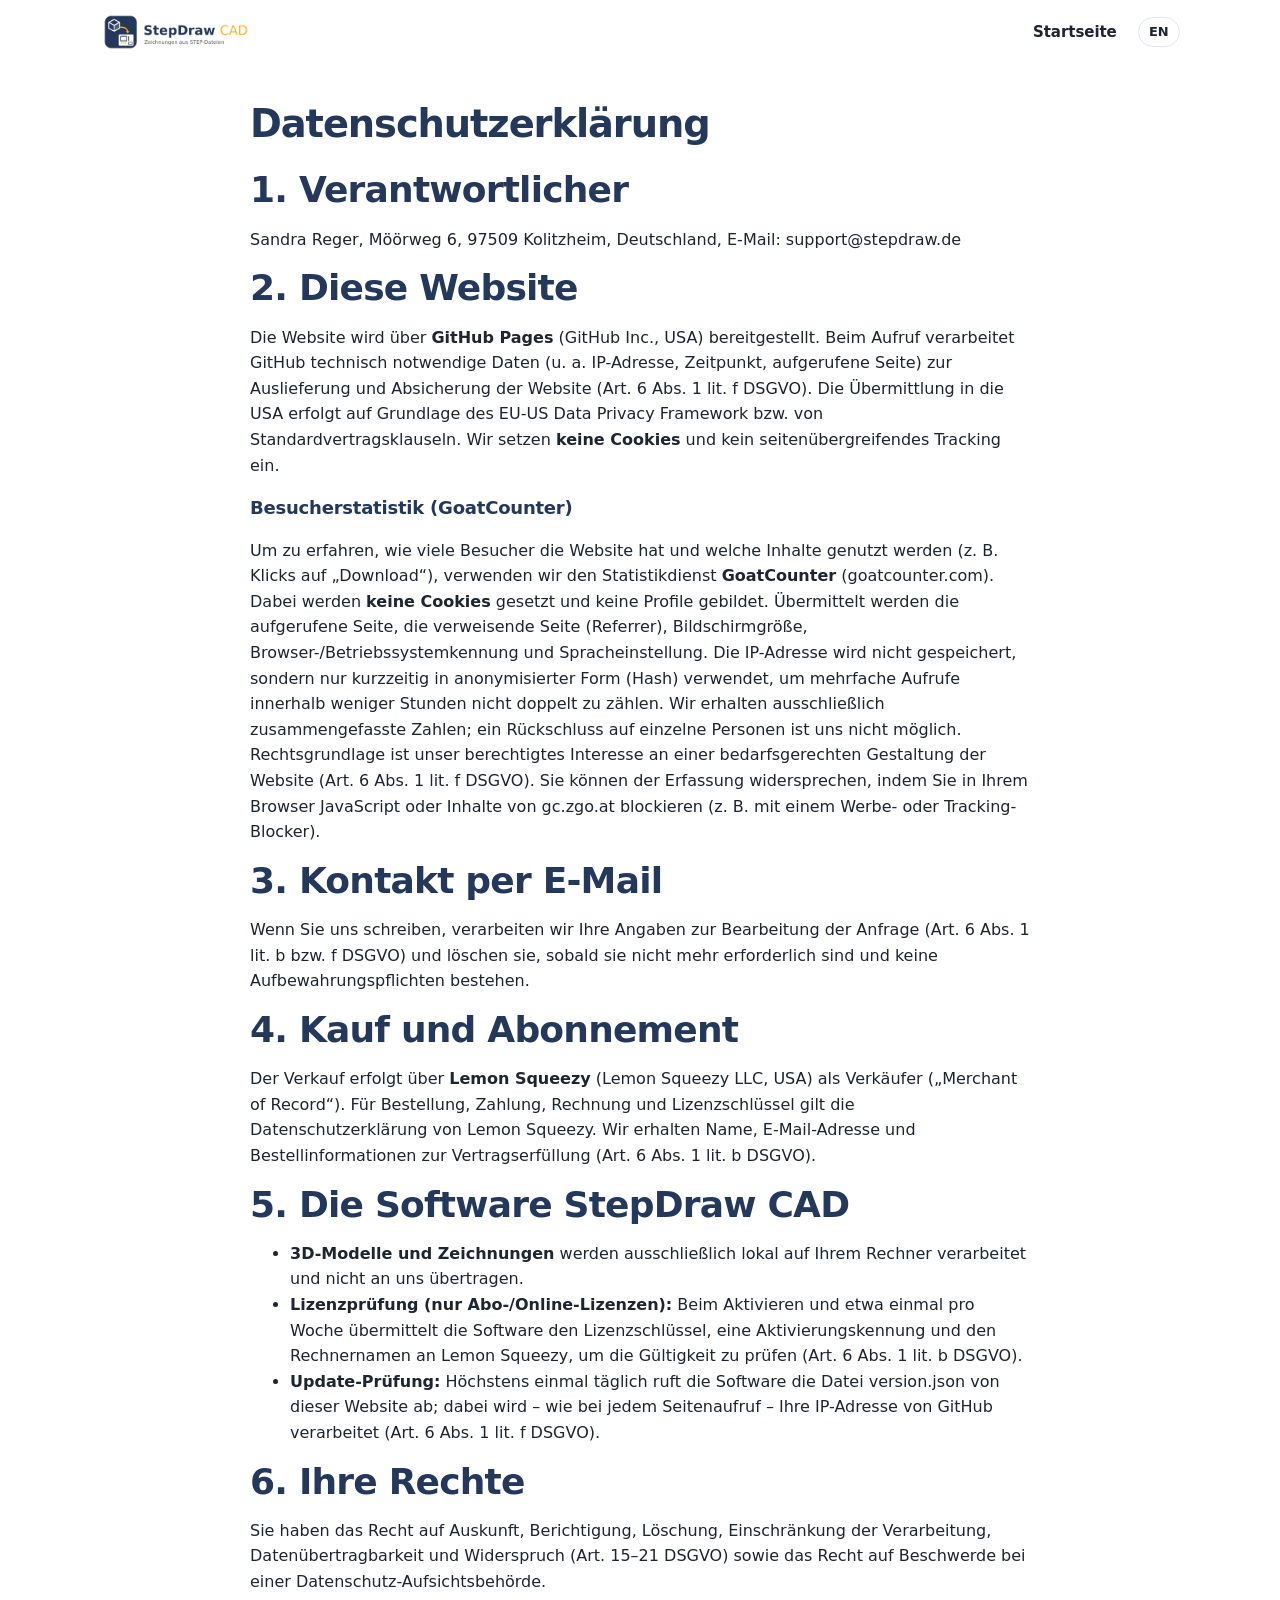
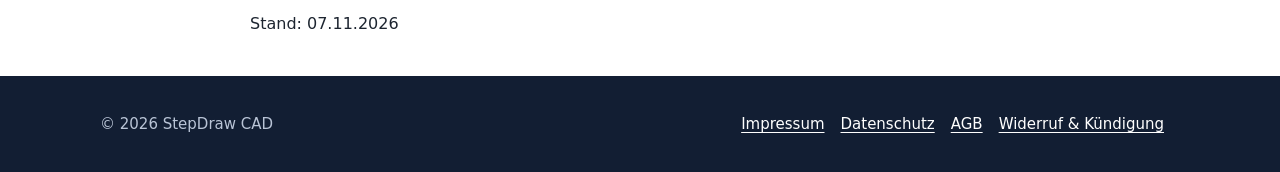
<file: datenschutz.html>
<!doctype html><html lang="de"><head><meta charset="utf-8"><meta name="viewport" content="width=device-width, initial-scale=1">
<title>Datenschutz – StepDraw CAD</title><link rel="icon" href="assets/favicon.png"><link rel="stylesheet" href="style.css"></head><body>
<header class="top"><div class="wrap"><a href="index.html"><img class="logo" src="assets/logo.png" alt="StepDraw CAD"></a><nav><a href="index.html">Startseite</a><a class="lang" href="en/">EN</a></nav></div></header>
<main class="legal"><h1>Datenschutzerklärung</h1>
<h2>1. Verantwortlicher</h2>
<p>Sandra Reger, Möörweg 6, 97509 Kolitzheim, Deutschland, E-Mail: support@stepdraw.de</p>
<h2>2. Diese Website</h2>
<p>Die Website wird über <strong>GitHub Pages</strong> (GitHub Inc., USA) bereitgestellt. Beim Aufruf verarbeitet GitHub technisch notwendige Daten (u. a. IP-Adresse, Zeitpunkt, aufgerufene Seite) zur Auslieferung und Absicherung der Website (Art. 6 Abs. 1 lit. f DSGVO). Die Übermittlung in die USA erfolgt auf Grundlage des EU-US Data Privacy Framework bzw. von Standardvertragsklauseln. Wir setzen <strong>keine Cookies</strong> und kein seitenübergreifendes Tracking ein.</p>
<h3>Besucherstatistik (GoatCounter)</h3>
<p>Um zu erfahren, wie viele Besucher die Website hat und welche Inhalte genutzt werden (z. B. Klicks auf „Download“), verwenden wir den Statistikdienst <strong>GoatCounter</strong> (goatcounter.com). Dabei werden <strong>keine Cookies</strong> gesetzt und keine Profile gebildet. Übermittelt werden die aufgerufene Seite, die verweisende Seite (Referrer), Bildschirmgröße, Browser-/Betriebssystemkennung und Spracheinstellung. Die IP-Adresse wird nicht gespeichert, sondern nur kurzzeitig in anonymisierter Form (Hash) verwendet, um mehrfache Aufrufe innerhalb weniger Stunden nicht doppelt zu zählen. Wir erhalten ausschließlich zusammengefasste Zahlen; ein Rückschluss auf einzelne Personen ist uns nicht möglich. Rechtsgrundlage ist unser berechtigtes Interesse an einer bedarfsgerechten Gestaltung der Website (Art. 6 Abs. 1 lit. f DSGVO). Sie können der Erfassung widersprechen, indem Sie in Ihrem Browser JavaScript oder Inhalte von gc.zgo.at blockieren (z. B. mit einem Werbe- oder Tracking-Blocker).</p>
<h2>3. Kontakt per E-Mail</h2>
<p>Wenn Sie uns schreiben, verarbeiten wir Ihre Angaben zur Bearbeitung der Anfrage (Art. 6 Abs. 1 lit. b bzw. f DSGVO) und löschen sie, sobald sie nicht mehr erforderlich sind und keine Aufbewahrungspflichten bestehen.</p>
<h2>4. Kauf und Abonnement</h2>
<p>Der Verkauf erfolgt über <strong>Lemon Squeezy</strong> (Lemon Squeezy LLC, USA) als Verkäufer („Merchant of Record“). Für Bestellung, Zahlung, Rechnung und Lizenzschlüssel gilt die Datenschutzerklärung von Lemon Squeezy. Wir erhalten Name, E-Mail-Adresse und Bestellinformationen zur Vertragserfüllung (Art. 6 Abs. 1 lit. b DSGVO).</p>
<h2>5. Die Software StepDraw CAD</h2>
<ul>
<li><strong>3D-Modelle und Zeichnungen</strong> werden ausschließlich lokal auf Ihrem Rechner verarbeitet und nicht an uns übertragen.</li>
<li><strong>Lizenzprüfung (nur Abo-/Online-Lizenzen):</strong> Beim Aktivieren und etwa einmal pro Woche übermittelt die Software den Lizenzschlüssel, eine Aktivierungskennung und den Rechnernamen an Lemon Squeezy, um die Gültigkeit zu prüfen (Art. 6 Abs. 1 lit. b DSGVO).</li>
<li><strong>Update-Prüfung:</strong> Höchstens einmal täglich ruft die Software die Datei version.json von dieser Website ab; dabei wird – wie bei jedem Seitenaufruf – Ihre IP-Adresse von GitHub verarbeitet (Art. 6 Abs. 1 lit. f DSGVO).</li>
</ul>
<h2>6. Ihre Rechte</h2>
<p>Sie haben das Recht auf Auskunft, Berichtigung, Löschung, Einschränkung der Verarbeitung, Datenübertragbarkeit und Widerspruch (Art. 15–21 DSGVO) sowie das Recht auf Beschwerde bei einer Datenschutz-Aufsichtsbehörde.</p>
<p>Stand: 07.11.2026</p></main>
<footer><div class="wrap"><div>© 2026 StepDraw CAD</div><div><a href="impressum.html">Impressum</a><a href="datenschutz.html">Datenschutz</a><a href="agb.html">AGB</a><a href="widerruf.html">Widerruf &amp; Kündigung</a></div></div></footer><script src="ui.js"></script><script data-goatcounter="https://stepdraw.goatcounter.com/count" async src="https://gc.zgo.at/count.js"></script>
</body></html>
</file>
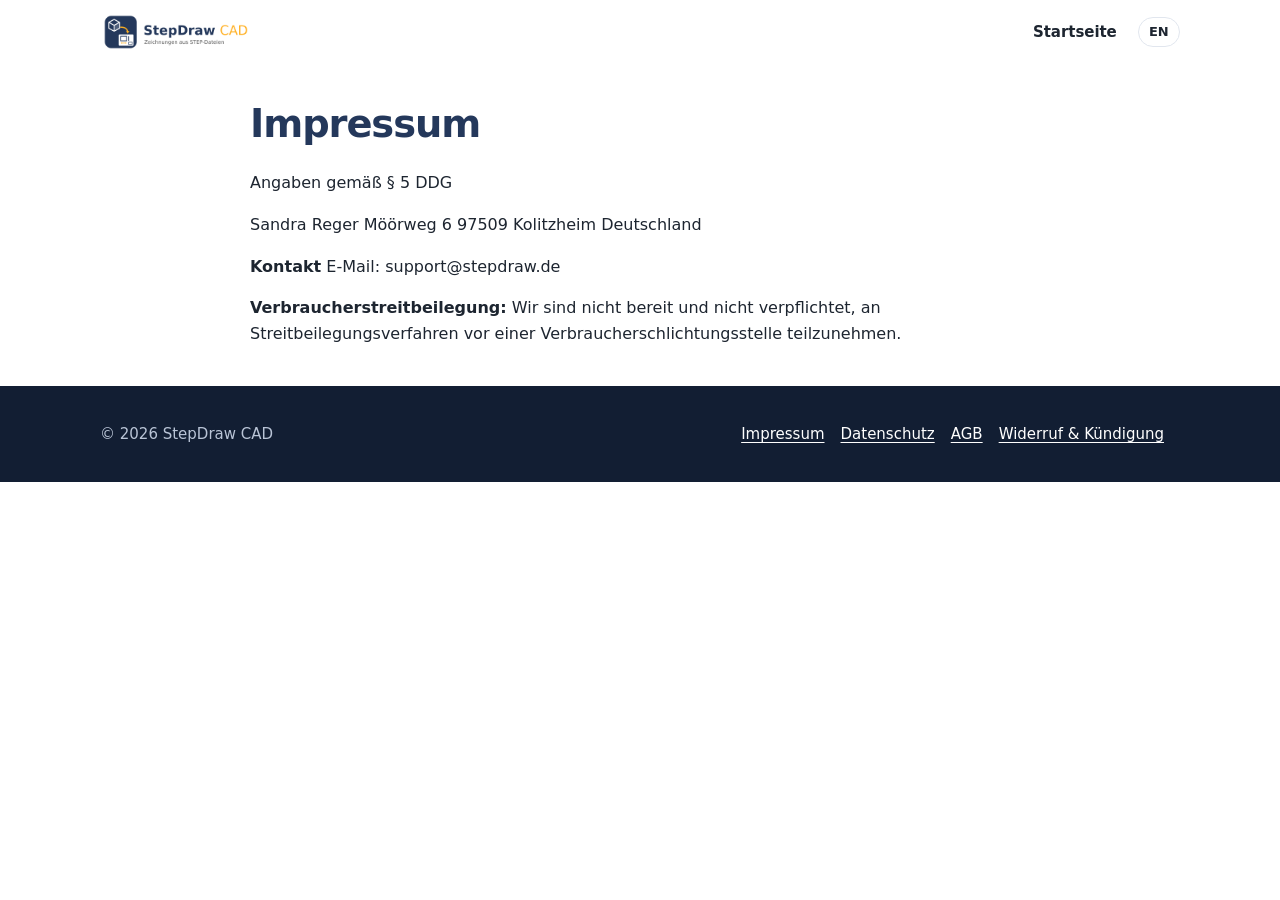
<file: impressum.html>
<!doctype html><html lang="de"><head><meta charset="utf-8"><meta name="viewport" content="width=device-width, initial-scale=1">
<title>Impressum – StepDraw CAD</title><link rel="icon" href="assets/favicon.png"><link rel="stylesheet" href="style.css"></head><body>
<header class="top"><div class="wrap"><a href="index.html"><img class="logo" src="assets/logo.png" alt="StepDraw CAD"></a><nav><a href="index.html">Startseite</a><a class="lang" href="en/">EN</a></nav></div></header>
<main class="legal"><h1>Impressum</h1>
<p>Angaben gemäß § 5 DDG</p>
<p>Sandra Reger
Möörweg 6
97509 Kolitzheim
Deutschland</p>
<p><strong>Kontakt</strong>
E-Mail: support@stepdraw.de</p>
<p><strong>Verbraucherstreitbeilegung:</strong> Wir sind nicht bereit und nicht verpflichtet, an Streitbeilegungsverfahren vor einer Verbraucherschlichtungsstelle teilzunehmen.</p></main>
<footer><div class="wrap"><div>© 2026 StepDraw CAD</div><div><a href="impressum.html">Impressum</a><a href="datenschutz.html">Datenschutz</a><a href="agb.html">AGB</a><a href="widerruf.html">Widerruf &amp; Kündigung</a></div></div></footer><script src="ui.js"></script><script data-goatcounter="https://stepdraw.goatcounter.com/count" async src="https://gc.zgo.at/count.js"></script>
</body></html>
</file>
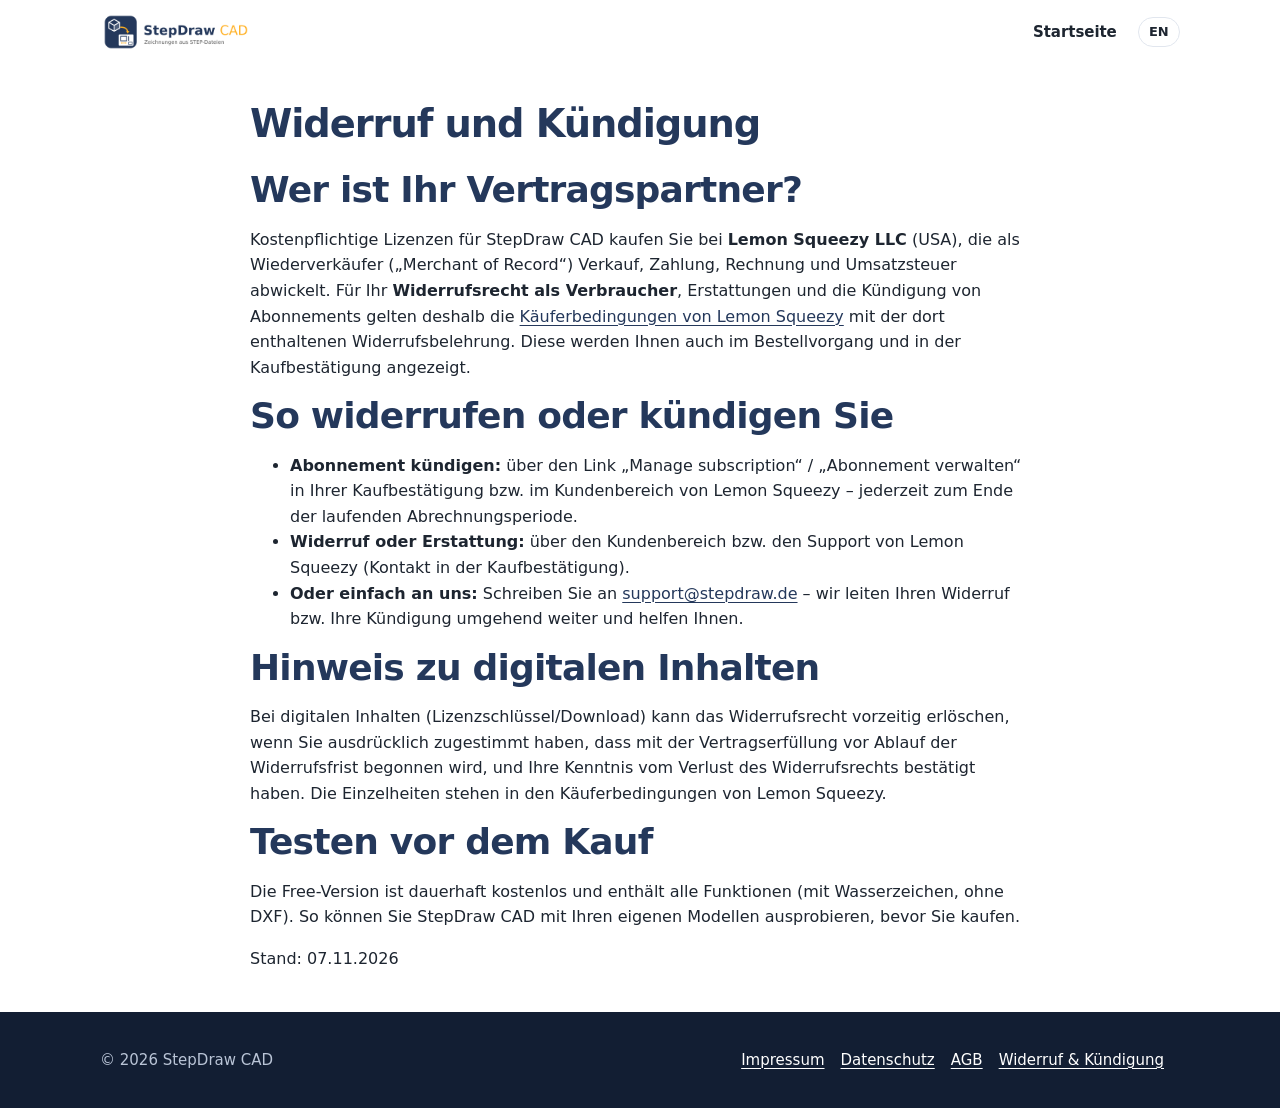
<file: widerruf.html>
<!doctype html><html lang="de"><head><meta charset="utf-8"><meta name="viewport" content="width=device-width, initial-scale=1">
<title>Widerruf und Kündigung – StepDraw CAD</title><link rel="icon" href="assets/favicon.png"><link rel="stylesheet" href="style.css"></head><body>
<header class="top"><div class="wrap"><a href="index.html"><img class="logo" src="assets/logo.png" alt="StepDraw CAD"></a><nav><a href="index.html">Startseite</a><a class="lang" href="en/">EN</a></nav></div></header>
<main class="legal"><h1>Widerruf und Kündigung</h1>
<h2>Wer ist Ihr Vertragspartner?</h2>
<p>Kostenpflichtige Lizenzen für StepDraw CAD kaufen Sie bei <strong>Lemon Squeezy LLC</strong> (USA), die als Wiederverkäufer („Merchant of Record“) Verkauf, Zahlung, Rechnung und Umsatzsteuer abwickelt. Für Ihr <strong>Widerrufsrecht als Verbraucher</strong>, Erstattungen und die Kündigung von Abonnements gelten deshalb die <a href="https://www.lemonsqueezy.com/buyer-terms" rel="noopener">Käuferbedingungen von Lemon Squeezy</a> mit der dort enthaltenen Widerrufsbelehrung. Diese werden Ihnen auch im Bestellvorgang und in der Kaufbestätigung angezeigt.</p>
<h2>So widerrufen oder kündigen Sie</h2>
<ul>
<li><strong>Abonnement kündigen:</strong> über den Link „Manage subscription“ / „Abonnement verwalten“ in Ihrer Kaufbestätigung bzw. im Kundenbereich von Lemon Squeezy – jederzeit zum Ende der laufenden Abrechnungsperiode.</li>
<li><strong>Widerruf oder Erstattung:</strong> über den Kundenbereich bzw. den Support von Lemon Squeezy (Kontakt in der Kaufbestätigung).</li>
<li><strong>Oder einfach an uns:</strong> Schreiben Sie an <a href="mailto:support@stepdraw.de">support@stepdraw.de</a> – wir leiten Ihren Widerruf bzw. Ihre Kündigung umgehend weiter und helfen Ihnen.</li>
</ul>
<h2>Hinweis zu digitalen Inhalten</h2>
<p>Bei digitalen Inhalten (Lizenzschlüssel/Download) kann das Widerrufsrecht vorzeitig erlöschen, wenn Sie ausdrücklich zugestimmt haben, dass mit der Vertragserfüllung vor Ablauf der Widerrufsfrist begonnen wird, und Ihre Kenntnis vom Verlust des Widerrufsrechts bestätigt haben. Die Einzelheiten stehen in den Käuferbedingungen von Lemon Squeezy.</p>
<h2>Testen vor dem Kauf</h2>
<p>Die Free-Version ist dauerhaft kostenlos und enthält alle Funktionen (mit Wasserzeichen, ohne DXF). So können Sie StepDraw CAD mit Ihren eigenen Modellen ausprobieren, bevor Sie kaufen.</p>
<p>Stand: 07.11.2026</p></main>
<footer><div class="wrap"><div>© 2026 StepDraw CAD</div><div><a href="impressum.html">Impressum</a><a href="datenschutz.html">Datenschutz</a><a href="agb.html">AGB</a><a href="widerruf.html">Widerruf &amp; Kündigung</a></div></div></footer><script src="ui.js"></script><script data-goatcounter="https://stepdraw.goatcounter.com/count" async src="https://gc.zgo.at/count.js"></script>
</body></html>
</file>
<file: style.css>
/* StepDraw CAD – Website
   Gestaltung nach Apples Grundsätzen (Rückmeldung sofort, ruhige Bewegung, klare Hierarchie,
   Schrift mit größenabhängiger Laufweite, durchscheinende Kopfleiste). Bewegung nur über
   transform/opacity; bei „weniger Bewegung“ nur sanftes Einblenden. */
:root {
  --navy: #24385B;
  --navy-dark: #1a2a45;
  --navy-deep: #121e33;
  --accent: #FFB020;
  --accent-press: #f0a010;
  --on-accent: #2b2100;
  --text: #1d2530;
  --muted: #5b6676;
  --bg: #ffffff;
  --bg-soft: #f5f7fa;
  --border: #e1e6ee;
  --ok: #2E8B57;
  --radius: 14px;
  --radius-lg: 18px;
  --shadow-sm: 0 1px 2px rgba(18, 30, 51, .06), 0 2px 8px rgba(18, 30, 51, .05);
  --shadow-md: 0 2px 6px rgba(18, 30, 51, .06), 0 12px 32px rgba(18, 30, 51, .10);
  --shadow-lg: 0 4px 12px rgba(18, 30, 51, .10), 0 24px 56px rgba(18, 30, 51, .18);
  /* kritisch gedämpft, ohne Überschwingen (≈ Feder mit Dämpfung 1.0, Ansprechzeit 0,35 s) */
  --ease: cubic-bezier(.22, 1, .36, 1);
  --t-fast: 120ms;
  --t-med: 350ms;
  color-scheme: light;
}
*, *::before, *::after { box-sizing: border-box; }
html { scroll-behavior: smooth; scroll-padding-top: 5rem; -webkit-text-size-adjust: 100%; }
body {
  margin: 0;
  font: 100%/1.6 -apple-system, BlinkMacSystemFont, "Segoe UI Variable Text", "Segoe UI", system-ui, Roboto, Arial, sans-serif;
  color: var(--text); background: var(--bg);
  -webkit-font-smoothing: antialiased; text-rendering: optimizeLegibility;
}
img, video { max-width: 100%; height: auto; }
a { color: var(--navy); text-underline-offset: .18em; text-decoration-thickness: 1px; }
a:hover { text-decoration-thickness: 2px; }
:focus-visible { outline: 3px solid var(--accent); outline-offset: 3px; border-radius: 6px; }
.wrap { max-width: 1120px; margin: 0 auto; padding: 0 1.25rem; }

/* Schrift: große Schrift enger laufen lassen, Fließtext neutral, kleine Schrift minimal weiter */
h1, h2, h3 { font-optical-sizing: auto; color: var(--navy); }
h1 { font-size: clamp(2rem, 4.6vw, 3.25rem); line-height: 1.06; letter-spacing: -0.028em; font-weight: 750; }
h2 { font-size: clamp(1.65rem, 3.2vw, 2.25rem); line-height: 1.12; letter-spacing: -0.022em; font-weight: 720; margin: 0 0 .6rem; }
h3 { font-size: 1.125rem; line-height: 1.3; letter-spacing: -0.012em; font-weight: 650; }
small, .small { letter-spacing: .005em; }
p.sub { color: var(--muted); margin: 0 0 2.25rem; font-size: 1.125rem; line-height: 1.55; max-width: 46rem; }

/* Hinweisband */
.banner { background: var(--accent); color: var(--on-accent); text-align: center; padding: .6rem 1rem;
          font-weight: 600; font-size: .9375rem; letter-spacing: .003em; }

/* Kopfleiste: durchscheinendes Material, Inhalt läuft darunter; Kante erst beim Scrollen */
header.top {
  position: sticky; top: 0; z-index: 20;
  background: rgba(255, 255, 255, .72);
  -webkit-backdrop-filter: saturate(180%) blur(20px); backdrop-filter: saturate(180%) blur(20px);
  box-shadow: 0 1px 0 rgba(18, 30, 51, 0);
  transition: box-shadow var(--t-med) var(--ease), background-color var(--t-med) var(--ease);
}
html.scrolled header.top { box-shadow: 0 1px 0 rgba(18, 30, 51, .08), 0 6px 20px rgba(18, 30, 51, .06); }
header.top .wrap { display: flex; align-items: center; justify-content: space-between; height: 4rem; gap: 1rem; }
header.top img.logo { height: 2.6rem; display: block; }
nav { display: flex; align-items: center; gap: .25rem; }
nav a { text-decoration: none; color: var(--text); font-weight: 550; font-size: .9375rem; letter-spacing: -.003em;
        padding: .4rem .7rem; border-radius: 999px;
        transition: background-color var(--t-fast) ease-out, color var(--t-fast) ease-out; }
nav a:hover { background: rgba(36, 56, 91, .07); }
nav a:active { background: rgba(36, 56, 91, .13); }
nav a.lang { border: 1px solid var(--border); padding: .25rem .65rem; font-size: .8125rem; margin-left: .35rem; }

/* Startbereich */
.hero { position: relative; overflow: hidden; color: #fff; padding: clamp(3.5rem, 8vw, 6rem) 0;
        background: radial-gradient(1200px 500px at 85% -10%, rgba(255, 176, 32, .16), transparent 60%),
                    linear-gradient(160deg, var(--navy) 0%, var(--navy-dark) 55%, var(--navy-deep) 100%); }
.hero .wrap { display: grid; grid-template-columns: 1.05fr 1fr; gap: clamp(2rem, 5vw, 3.5rem); align-items: center; }
.hero h1 { color: #fff; margin: 0 0 1.1rem; }
.hero h1 span { color: var(--accent); }
.hero p.lead { font-size: clamp(1.0625rem, 1.6vw, 1.1875rem); line-height: 1.55; color: #d6dfee; margin: 0 0 2rem; max-width: 34rem; }
.hero img { width: 100%; display: block; border-radius: var(--radius); background: #fff; box-shadow: var(--shadow-lg),
            0 0 0 1px rgba(255, 255, 255, .08); }

/* Knöpfe: Rückmeldung beim Drücken, nicht erst beim Loslassen */
.btn { display: inline-flex; align-items: center; justify-content: center; gap: .5rem;
       padding: .8rem 1.4rem; min-height: 2.9rem; border-radius: 999px; font-weight: 650; font-size: 1rem;
       letter-spacing: -.005em; text-decoration: none; border: 1.5px solid transparent; cursor: pointer;
       -webkit-tap-highlight-color: transparent; user-select: none;
       transition: transform var(--t-fast) ease-out, background-color var(--t-fast) ease-out,
                   box-shadow var(--t-med) var(--ease), filter var(--t-fast) ease-out; }
.btn:active { transform: scale(.97); }
.btn-primary { background: var(--accent); color: var(--on-accent); box-shadow: 0 1px 2px rgba(0, 0, 0, .12), 0 6px 16px rgba(255, 176, 32, .28); }
.btn-primary:active { background: var(--accent-press); box-shadow: 0 1px 2px rgba(0, 0, 0, .12); }
.btn-ghost { border-color: rgba(255, 255, 255, .55); color: #fff; margin-left: .6rem; }
.btn-ghost:active { background: rgba(255, 255, 255, .12); }
.btn-dark { background: var(--navy); color: #fff; box-shadow: var(--shadow-sm); }
.btn-dark:active { background: var(--navy-dark); }
.btn[disabled], .btn.disabled { background: #e6eaf0; color: #6b7686; cursor: not-allowed; box-shadow: none; }
.btn.disabled:active { transform: none; }
@media (hover: hover) {
  .btn-primary:hover { filter: brightness(1.04); }
  .btn-ghost:hover { background: rgba(255, 255, 255, .08); }
  .btn-dark:hover { background: #2c4470; }
}

/* Abschnitte */
section { padding: clamp(3.5rem, 7vw, 5.5rem) 0; }
section.soft { background: var(--bg-soft); }

/* Karten: eine Formensprache für alle */
.step, .feature, .price, .compare figure, details, .smartscreen {
  background: #fff; border: 1px solid var(--border); border-radius: var(--radius); }
.steps { display: grid; grid-template-columns: repeat(3, 1fr); gap: 1.25rem; }
.step { padding: 1.6rem; box-shadow: var(--shadow-sm); }
.step h3 { margin: .9rem 0 .4rem; }
.step p { margin: 0; color: var(--muted); }
.step b.n { display: inline-grid; place-items: center; width: 2.1rem; height: 2.1rem; border-radius: 50%;
            background: var(--navy); color: #fff; font-size: .9375rem; }

.compare { display: grid; grid-template-columns: 1fr 1fr; gap: 1.25rem; align-items: start; }
.compare figure { margin: 0; padding: .75rem; box-shadow: var(--shadow-sm); }
.compare img { width: 100%; display: block; border-radius: 8px; }
.compare figcaption { text-align: center; color: var(--muted); font-size: .9375rem; margin-top: .6rem; }

.features { display: grid; grid-template-columns: repeat(3, 1fr); gap: 1rem; }
.feature { padding: 1.3rem 1.35rem; }
.feature h3 { margin: 0 0 .35rem; font-size: 1.0625rem; }
.feature p { margin: 0; color: var(--muted); font-size: .9375rem; line-height: 1.55; }
@media (hover: hover) {
  .step, .feature, .price { transition: transform var(--t-med) var(--ease), box-shadow var(--t-med) var(--ease); }
  .step:hover, .feature:hover, .price:hover { transform: translateY(-2px); box-shadow: var(--shadow-md); }
}

/* Preise */
.prices { display: grid; grid-template-columns: repeat(3, 1fr); gap: 1.25rem; align-items: stretch; }
.price { padding: 1.75rem 1.5rem; display: flex; flex-direction: column; position: relative; border-radius: var(--radius-lg); }
.price.best { border: 2px solid var(--accent); box-shadow: var(--shadow-md); }
.price .tag { position: absolute; top: -.8rem; left: 1.5rem; background: var(--accent); color: var(--on-accent);
              font-weight: 700; font-size: .8125rem; letter-spacing: .01em; padding: .2rem .7rem; border-radius: 999px; }
.price h3 { margin: 0 0 .4rem; }
.price .amount { font-size: 2.4rem; font-weight: 780; letter-spacing: -.03em; line-height: 1.15; color: var(--text);
                 font-variant-numeric: tabular-nums; }
.price .amount small { font-size: 1rem; font-weight: 500; letter-spacing: 0; color: var(--muted); }
.price .gross { color: var(--muted); font-size: .875rem; margin: .2rem 0 .9rem; }
.price .founder { background: #fff6e0; border-radius: 10px; padding: .55rem .7rem; font-size: .875rem; margin-bottom: .9rem; }
.price ul { padding-left: 1.1rem; margin: 0 0 1.25rem; color: var(--muted); font-size: .9375rem; flex: 1; }
.price .btn { width: 100%; }
.counter { text-align: center; margin: 0 0 2rem; font-size: 1.125rem; }
.counter b { color: var(--navy); font-size: 1.375rem; font-variant-numeric: tabular-nums; }
.free { text-align: center; margin-top: 1.6rem; color: var(--muted); }

/* Häufige Fragen: Pfeil dreht sich, Antwort fährt weich auf (wo der Browser es kann) */
details { padding: 0; margin-bottom: .6rem; overflow: hidden;
          transition: box-shadow var(--t-med) var(--ease), border-color var(--t-med) var(--ease); }
details[open] { box-shadow: var(--shadow-sm); border-color: #d3dae5; }
summary { list-style: none; display: flex; align-items: center; justify-content: space-between; gap: 1rem;
          padding: 1rem 1.2rem; font-weight: 600; cursor: pointer; color: var(--navy); letter-spacing: -.005em;
          -webkit-tap-highlight-color: transparent; transition: background-color var(--t-fast) ease-out; }
summary::-webkit-details-marker { display: none; }
summary::after { content: ""; flex: none; width: .55rem; height: .55rem; margin-right: .2rem;
                 border-right: 2px solid currentColor; border-bottom: 2px solid currentColor;
                 transform: translateY(-25%) rotate(45deg); transition: transform var(--t-med) var(--ease); opacity: .7; }
details[open] > summary::after { transform: translateY(15%) rotate(-135deg); }
summary:active { background: var(--bg-soft); }
details p { margin: 0; padding: 0 1.2rem 1.1rem; color: var(--muted); }
@supports (interpolate-size: allow-keywords) {
  :root { interpolate-size: allow-keywords; }
  details::details-content { height: 0; overflow: clip; opacity: 0;
    transition: height var(--t-med) var(--ease), opacity var(--t-med) var(--ease), content-visibility var(--t-med) allow-discrete; }
  details[open]::details-content { height: auto; opacity: 1; }
}

.notice { border-left: 4px solid var(--accent); background: #fffaf0; padding: .9rem 1.1rem; border-radius: 8px; color: #4a3b10; }

/* Fußzeile */
footer { background: var(--navy-deep); color: #b9c4d6; padding: 2.25rem 0; font-size: .9375rem; }
footer .wrap { display: flex; justify-content: space-between; flex-wrap: wrap; gap: 1rem; }
footer a { color: #fff; margin-right: 1rem; }

.legal { max-width: 820px; margin: 2.5rem auto; padding: 0 1.25rem; }
.legal h1 { font-size: clamp(1.75rem, 4vw, 2.4rem); }
.legal .ph { background: #fff3cd; padding: 0 4px; border-radius: 3px; }

/* Preise nur sichtbar, wenn shop.js die Klasse "live" setzt (SHOP.sale) */
.after-launch { display: none; }
html.live .after-launch { display: block; }
html.live .before-launch { display: none; }
.before-launch { text-align: center; padding: .6rem 0 .4rem; }
.before-launch p.sub { margin-left: auto; margin-right: auto; }
.after-inline { display: none; }
html.live .after-inline { display: inline; }

/* Video und 3D-Abschnitt */
.video { max-width: 960px; margin: 0 auto; border-radius: var(--radius-lg); overflow: hidden;
         box-shadow: var(--shadow-lg); background: #000; }
.video video { display: block; width: 100%; height: auto; }
.split { display: grid; grid-template-columns: 1.3fr 1fr; gap: clamp(1.75rem, 4vw, 2.75rem); align-items: center; }
.split img { width: 100%; display: block; border-radius: var(--radius); border: 1px solid var(--border); box-shadow: var(--shadow-md); }
.sub.left { text-align: left; margin-left: 0; }
.checks { list-style: none; padding: 0; margin: .9rem 0 0; }
.checks li { padding: .35rem 0 .35rem 1.9rem; position: relative; }
.checks li::before { content: ""; position: absolute; left: 0; top: .62rem; width: 1.15rem; height: 1.15rem; border-radius: 50%;
                     background: rgba(46, 139, 87, .12)
                       url("data:image/svg+xml,%3Csvg xmlns='http://www.w3.org/2000/svg' viewBox='0 0 16 16'%3E%3Cpath d='M4 8.4l2.6 2.5L12 5.4' fill='none' stroke='%232E8B57' stroke-width='2' stroke-linecap='round' stroke-linejoin='round'/%3E%3C/svg%3E")
                       center / 70% no-repeat; }

.price .sublinks { margin-top: .7rem; font-size: .875rem; color: var(--muted); text-align: center; }
.price .sublinks a.disabled { color: var(--muted); pointer-events: none; text-decoration: none; }
#zusatzmodule .price { scroll-margin-top: 5rem; }
html.live .prices.after-launch { display: grid; }

/* Zusatzmodule: Erklärungen */
.module { margin: clamp(2rem, 5vw, 3.5rem) 0; }
.module h3 { font-size: clamp(1.4rem, 2.4vw, 1.65rem); letter-spacing: -.018em; margin: 0 0 .4rem; }
.module.rev img { order: 2; }
.howto { margin: .9rem 0 .4rem; padding-left: 1.4rem; color: var(--text); }
.howto li { padding: .2rem 0; }
.howto li::marker { color: var(--navy); font-weight: 700; }
.module-paket { text-align: center; margin: .6rem 0 1.2rem; }
.module-paket h3 { margin: 0 0 .25rem; font-size: 1.375rem; }
.module-paket p { margin: 0; color: var(--muted); }
.module-paket p.beta-price { margin: .7rem auto 0; max-width: 40rem; font-size: .9375rem; color: #7a4d00;
                             background: rgba(255, 176, 32, .12); border-radius: 10px; padding: .55rem .9rem; }
.module-faq { max-width: 820px; margin: 0 auto 1.6rem; }

/* Hinweis Windows SmartScreen */
.download-row { display: flex; align-items: center; flex-wrap: wrap; gap: .6rem 1rem; }
.download-row .store { color: var(--muted); }
/* Handy: Link für später an sich selbst senden */
.mobile-hint { max-width: 760px; background: var(--bg-soft); padding: 1rem 1.25rem; border-radius: 12px; }
.mobile-hint p { margin: 0 0 .8rem; line-height: 1.5; }
.mobile-actions { display: flex; flex-wrap: wrap; gap: .6rem; }
.btn-light { background: #fff; color: var(--navy); border: 1px solid #c9d2df; font: inherit; cursor: pointer; }
.smartscreen { max-width: 760px; margin: 1.6rem 0 0; text-align: left; background: var(--bg-soft);
               padding: 1rem 1.25rem; font-size: .9375rem; }
.smartscreen p { margin: 0 0 .5rem; }
.smartscreen ol { margin: 0 0 .5rem; padding-left: 1.4rem; }
.smartscreen .small { color: var(--muted); font-size: .875rem; margin: 0; }

/* Neuerungen und Oberflächenbilder */
.badge { display: inline-block; vertical-align: .15em; margin: 0 0 .45rem; padding: .12rem .55rem; border-radius: 999px;
         background: rgba(255, 176, 32, .18); color: #7a4d00; font-size: .75rem; font-weight: 650; letter-spacing: .02em; }
h3 .badge { margin: 0 0 0 .4rem; }
.news .feature { display: flex; flex-direction: column; }
.news .feature .badge { align-self: flex-start; }
.wide-shot { margin: clamp(2rem, 5vw, 3rem) 0 0; }
.wide-shot img { width: 100%; display: block; border-radius: var(--radius); border: 1px solid var(--border);
                 box-shadow: var(--shadow-lg); }
.wide-shot figcaption { color: var(--muted); font-size: .9375rem; text-align: center; margin-top: .8rem; }
.checks li b { color: var(--navy); font-weight: 650; }
.side-shot { margin: 0; }
.side-shot img { width: 100%; display: block; border-radius: var(--radius); border: 1px solid var(--border);
                 box-shadow: var(--shadow-md); }
.side-shot figcaption { color: var(--muted); font-size: .875rem; margin-top: .6rem; }
.split.rev-ui { grid-template-columns: 1fr 1.15fr; }
/* Zusatzmodule: Bild größer, beim Lesen des Textes oben stehen lassen */
.module.split { grid-template-columns: 1.55fr 1fr; align-items: start; }
.module.split.rev { grid-template-columns: 1fr 1.55fr; }
.module.split > img { position: sticky; top: 5.5rem; }
/* Bilder per Klick vergrößern */
.zoomable { cursor: zoom-in; }
.lightbox { position: fixed; inset: 0; z-index: 100; display: flex; align-items: center; justify-content: center;
            padding: clamp(.75rem, 3vw, 2.5rem); background: rgba(12, 18, 30, .82);
            -webkit-backdrop-filter: blur(6px); backdrop-filter: blur(6px);
            opacity: 0; transition: opacity 220ms var(--ease); cursor: zoom-out; }
.lightbox.open { opacity: 1; }
.lightbox img { max-width: 100%; max-height: 100%; border-radius: 10px; box-shadow: var(--shadow-lg);
                transform: scale(.97); transition: transform 320ms var(--ease); background: #fff; }
.lightbox.open img { transform: none; }
.lightbox .close { position: absolute; top: .8rem; right: 1rem; color: #fff; font-size: 2rem; line-height: 1;
                   background: none; border: 0; cursor: pointer; padding: .25rem .5rem; }
@media (prefers-reduced-motion: reduce) { .lightbox, .lightbox img { transition: none; } }
.split.rev-ui .side-shot { order: 2; }
@media (max-width: 860px) { .module.split, .module.split.rev { grid-template-columns: 1fr; }
  .module.split > img { position: static; } .module.rev img { order: 0; } .split.rev-ui { grid-template-columns: 1fr; } .split.rev-ui .side-shot { order: 0; } }

/* Einblenden beim Scrollen: nur mit JavaScript (ohne JS bleibt alles sichtbar) */
html.js .reveal { opacity: 0; transform: translateY(18px);
                  transition: opacity 600ms var(--ease), transform 600ms var(--ease); }
html.js .reveal.in { opacity: 1; transform: none; }

@media (max-width: 860px) {
  .hero .wrap, .compare, .steps, .features, .prices, .split { grid-template-columns: 1fr; }
  .module.rev img { order: 0; }
  nav a:not(.lang) { display: none; }
  .btn-ghost { margin-left: .4rem; }
}
@media (max-width: 400px) {
  .hero .btn { width: 100%; }
  .btn-ghost { margin: .6rem 0 0; }
}

/* Barrierefreiheit: weniger Bewegung, weniger Transparenz, mehr Kontrast */
@media (prefers-reduced-motion: reduce) {
  html { scroll-behavior: auto; }
  *, *::before, *::after { transition-duration: 1ms !important; animation-duration: 1ms !important; }
  html.js .reveal { transform: none; transition: opacity 200ms ease !important; }
  .btn:active, .step:hover, .feature:hover, .price:hover { transform: none; }
}
@media (prefers-reduced-transparency: reduce) {
  header.top { background: #fff; -webkit-backdrop-filter: none; backdrop-filter: none; }
}
@media (prefers-contrast: more) {
  :root { --muted: #3c4552; --border: #8a96a8; }
  header.top { background: #fff; -webkit-backdrop-filter: none; backdrop-filter: none; box-shadow: 0 1px 0 #8a96a8; }
}

/* Offene Beta */
.banner a { color: inherit; text-decoration: underline; text-underline-offset: 2px; }
.beta-box { max-width: 760px; margin: 0 auto 2rem; background: var(--bg); border: 1px solid var(--border);
            border-radius: var(--radius); padding: 1.25rem 1.5rem; text-align: left; transition: box-shadow .3s ease; }
.beta-box h3 { margin: 0 0 .6rem; }
.beta-box ul { margin: 0 0 .8rem; padding-left: 1.2rem; }
.beta-box li { margin: .35rem 0; }
.beta-box .small { color: var(--muted); font-size: .875rem; margin: 0 0 .9rem; }
.beta-ok { display: flex; gap: .6rem; align-items: flex-start; background: #fff6e0; border-radius: 10px;
           padding: .7rem .85rem; font-size: .9375rem; cursor: pointer; }
.beta-ok input { width: 1.15rem; height: 1.15rem; margin-top: .15rem; flex: none; accent-color: var(--accent); }
.beta-box.attn { box-shadow: 0 0 0 3px var(--accent); }
.counter small { font-size: .875rem; color: var(--muted); }
.btn.disabled { cursor: not-allowed; }
@media (prefers-reduced-motion: reduce) { .beta-box { transition: none; } }

/* Vor dem Verkaufsstart (SHOP.checkout = false): Preise sichtbar, Kauf noch nicht möglich */
.pre { display: none; }
html.precheckout .pre { display: inline; }
html.precheckout .co, html.precheckout .co-block, html.live.precheckout .after-inline.co { display: none; }
html.precheckout p.pre-note { display: block; text-align: center; font-weight: 600; margin: .4rem auto 1.2rem; }
html.precheckout .price .btn.disabled { cursor: default; }
</file>
